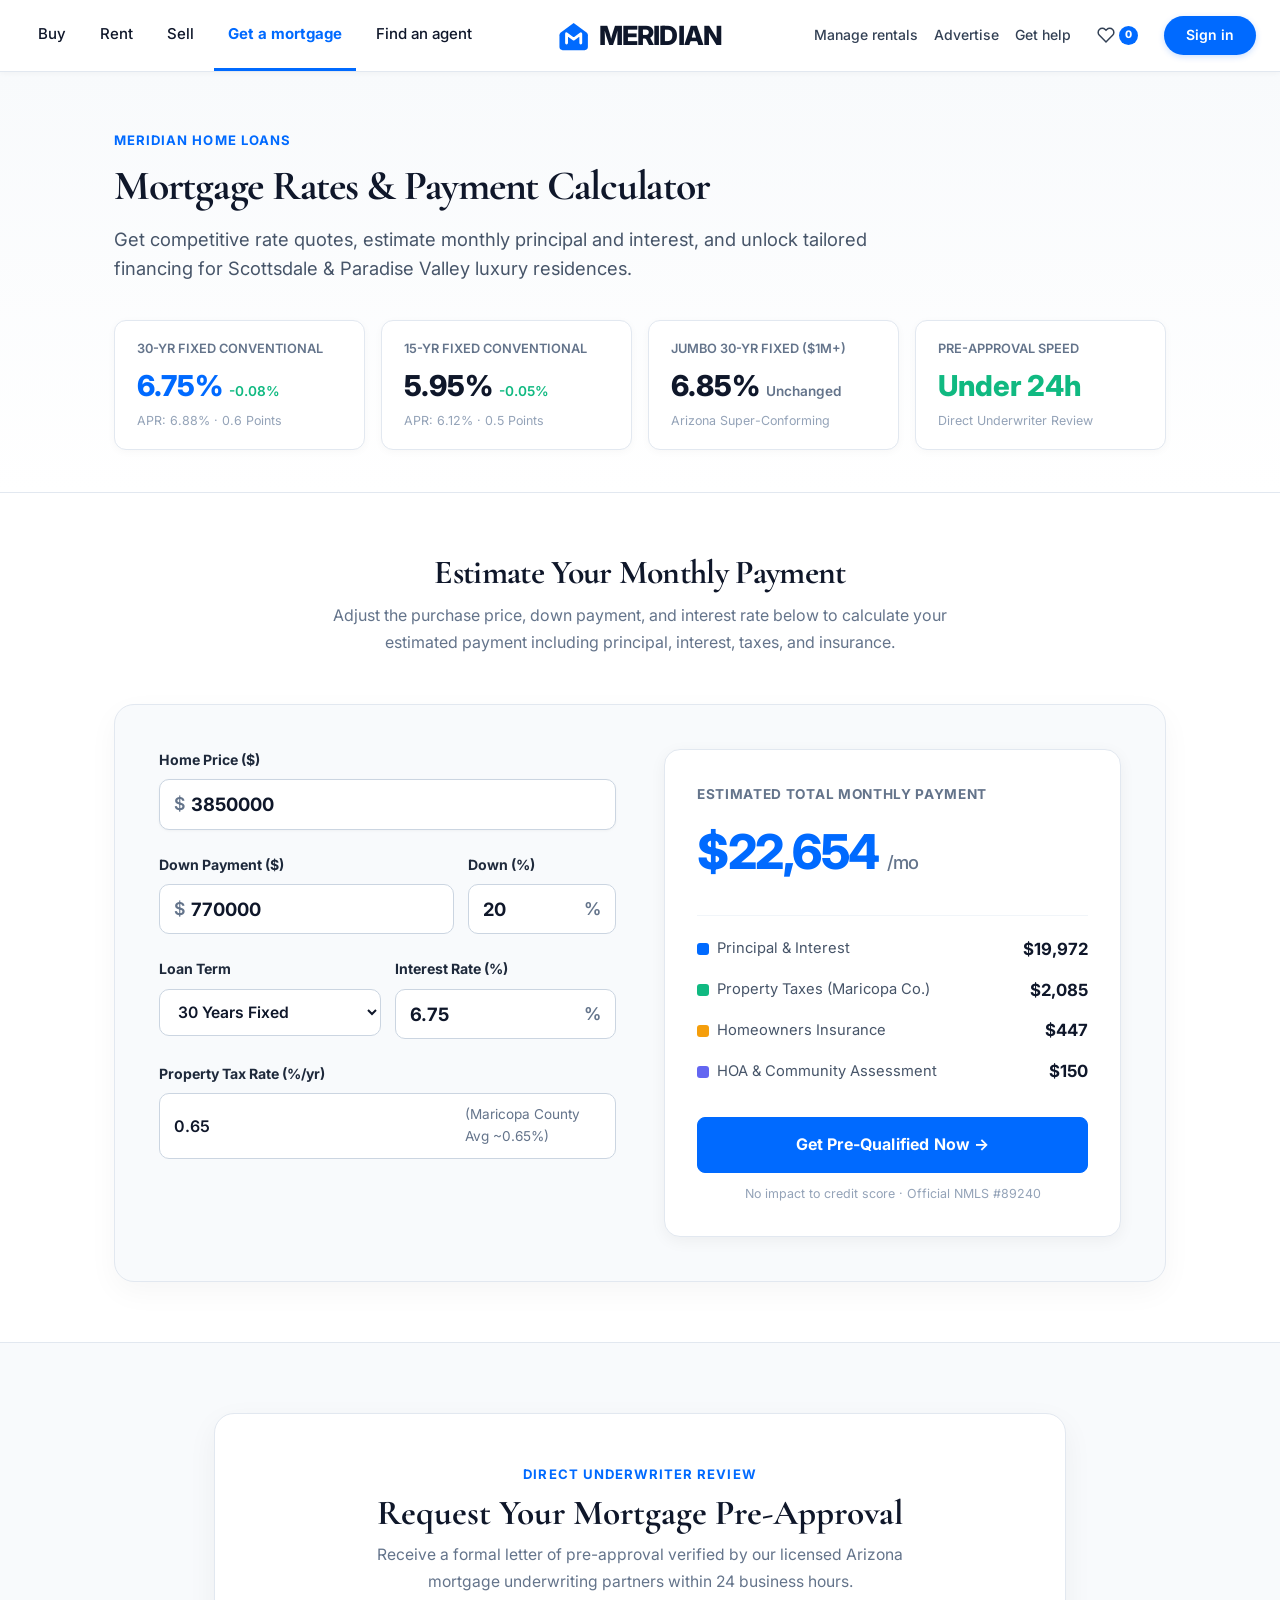
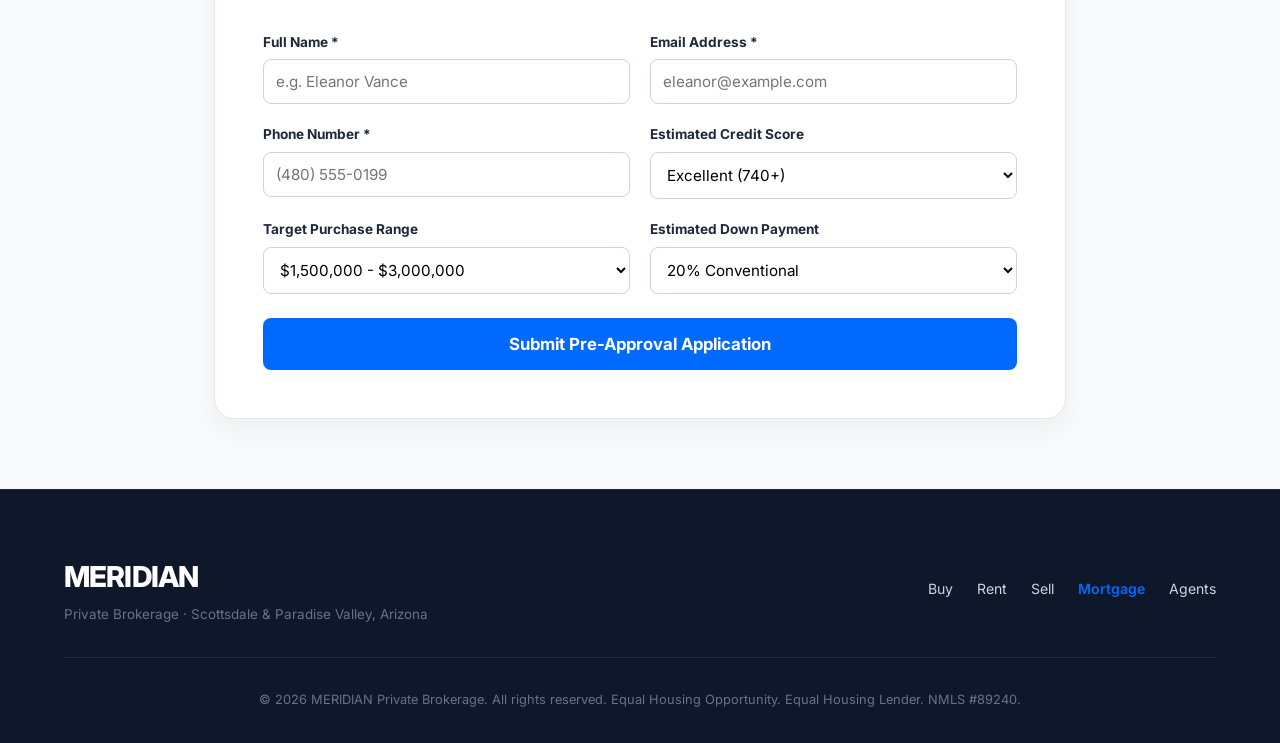
<file: mortgage.html>
<!DOCTYPE html>
<html lang="en">
<head>
  <meta charset="UTF-8" />
  <meta name="viewport" content="width=device-width, initial-scale=1.0" />

  <!-- PRIMARY META TAGS -->
  <title>Arizona Luxury Mortgage Calculator &amp; Rates | Meridian Home Loans</title>
  <meta name="description" content="Calculate estimated monthly payments with Arizona property taxes and HOA dues. Compare jumbo mortgage rates and get pre-approved with Meridian Home Loans in Scottsdale." />
  <meta name="keywords" content="Arizona luxury mortgage calculator, jumbo mortgage Scottsdale, Paradise Valley home loan, Arizona mortgage rates, MERIDIAN home loans, luxury financing Arizona" />
  <meta name="author" content="MERIDIAN Private Brokerage" />
  <meta name="robots" content="index, follow, max-image-preview:large, max-snippet:-1, max-video-preview:-1" />
  <link rel="canonical" href="https://meridianbrokerage.com/mortgage.html" />

  <!-- GEOGRAPHIC META TAGS -->
  <meta name="geo.region" content="US-AZ" />
  <meta name="geo.placename" content="Scottsdale, Arizona" />
  <meta name="geo.position" content="33.6245;-111.9261" />
  <meta name="ICBM" content="33.6245, -111.9261" />

  <!-- OPEN GRAPH -->
  <meta property="og:site_name" content="MERIDIAN Private Brokerage" />
  <meta property="og:title" content="Arizona Luxury Mortgage Calculator &amp; Rates | Meridian Home Loans" />
  <meta property="og:description" content="Calculate estimated monthly payments with Arizona property taxes and HOA dues. Compare jumbo mortgage rates and get pre-approved with Meridian Home Loans in Scottsdale." />
  <meta property="og:url" content="https://meridianbrokerage.com/mortgage.html" />
  <meta property="og:type" content="website" />
  <meta property="og:image" content="https://images.unsplash.com/photo-1560518883-ce09059eeffa?w=1200&amp;h=630&amp;fit=crop" />
  <meta property="og:image:width" content="1200" />
  <meta property="og:image:height" content="630" />
  <meta property="og:image:alt" content="Arizona luxury mortgage calculator — MERIDIAN Meridian Home Loans" />
  <meta property="og:locale" content="en_US" />

  <!-- TWITTER CARD -->
  <meta name="twitter:card" content="summary_large_image" />
  <meta name="twitter:title" content="Arizona Luxury Mortgage Calculator &amp; Rates | Meridian Home Loans" />
  <meta name="twitter:description" content="Calculate monthly payments with Arizona property taxes and HOA dues. Compare jumbo rates and get pre-approved in Scottsdale." />
  <meta name="twitter:image" content="https://images.unsplash.com/photo-1560518883-ce09059eeffa?w=1200&amp;h=630&amp;fit=crop" />

  <!-- FONTS & STYLESHEETS -->
  <link rel="preconnect" href="https://fonts.googleapis.com" />
  <link rel="preconnect" href="https://fonts.gstatic.com" crossorigin />
  <link href="https://fonts.googleapis.com/css2?family=Cormorant+Garamond:ital,wght@0,300;0,400;0,500;0,600;0,700;1,400;1,600&family=Inter:wght@300;400;500;600;700;800&display=swap" rel="stylesheet" />
  <link rel="stylesheet" href="css/style.css" />
  <link rel="stylesheet" href="css/components.css" />

  <!-- JSON-LD SCHEMA MARKUP -->
  <script type="application/ld+json">
  {
    "@context": "https://schema.org",
    "@graph": [
      {
        "@type": "WebPage",
        "@id": "https://meridianbrokerage.com/mortgage.html#webpage",
        "url": "https://meridianbrokerage.com/mortgage.html",
        "name": "Arizona Luxury Mortgage Calculator & Rates | Meridian Home Loans",
        "description": "Interactive Arizona luxury mortgage payment calculator including Maricopa County property taxes and HOA. Compare jumbo rates and get pre-approved with MERIDIAN Home Loans.",
        "isPartOf": {
          "@type": "WebSite",
          "@id": "https://meridianbrokerage.com/#website",
          "name": "MERIDIAN Private Brokerage",
          "url": "https://meridianbrokerage.com/"
        },
        "inLanguage": "en-US",
        "breadcrumb": { "@id": "https://meridianbrokerage.com/mortgage.html#breadcrumb" }
      },
      {
        "@type": "BreadcrumbList",
        "@id": "https://meridianbrokerage.com/mortgage.html#breadcrumb",
        "itemListElement": [
          { "@type": "ListItem", "position": 1, "name": "Home", "item": "https://meridianbrokerage.com/" },
          { "@type": "ListItem", "position": 2, "name": "Get a Mortgage", "item": "https://meridianbrokerage.com/mortgage.html" }
        ]
      },
      {
        "@type": "FinancialProduct",
        "@id": "https://meridianbrokerage.com/mortgage.html#jumbo-loan",
        "name": "Meridian Home Loans — Arizona Luxury Jumbo Mortgage",
        "description": "Portfolio jumbo and super-jumbo mortgage financing for luxury estates in Scottsdale and Paradise Valley, Arizona. Competitive rates, 30-year fixed, interest-only ARM, and securities-backed credit lines.",
        "category": "Mortgage Loan",
        "provider": {
          "@type": "RealEstateAgent",
          "@id": "https://meridianbrokerage.com/#organization",
          "name": "MERIDIAN Private Brokerage"
        },
        "areaServed": [
          { "@type": "City", "name": "Scottsdale", "addressRegion": "AZ" },
          { "@type": "City", "name": "Paradise Valley", "addressRegion": "AZ" }
        ],
        "feesAndCommissionsSpecification": "Standard origination fees apply. No prepayment penalty on portfolio loans. Contact Meridian Home Loans for personalized rate quote."
      }
    ]
  }
  </script>
</head>
<body>

<!-- ═══════════════════════════════════════════════════════════
     HEADER NAVBAR WITH ZILLOW MEGA-MENU
     ═══════════════════════════════════════════════════════════ -->
<header class="navbar" id="main-navbar">
  <div class="container navbar-container">

    <!-- Left Navigation Group (5 Mega Menus) -->
    <nav class="nav-left-group" aria-label="Main navigation">

      <!-- 1. BUY -->
      <div class="nav-item-dropdown">
        <a href="buy.html" class="nav-link-main">Buy</a>
        <div class="mega-menu-panel">
          <div class="mega-menu-container">
            <div class="mega-col" style="flex: 1.2;">
              <div class="mega-col-heading">Homes for sale</div>
              <div class="mega-links-grid">
                <div>
                  <a href="buy.html" class="mega-link">Homes for sale</a>
                  <a href="buy.html?filter=foreclosure" class="mega-link">Foreclosures</a>
                  <a href="buy.html?filter=fsbo" class="mega-link">For sale by owner</a>
                  <a href="buy.html?filter=open-house" class="mega-link">Open houses</a>
                </div>
                <div>
                  <a href="buy.html?filter=new-construction" class="mega-link">New construction</a>
                  <a href="buy.html?filter=coming-soon" class="mega-link">Coming soon</a>
                  <a href="buy.html?filter=recent-sales" class="mega-link">Recent home sales</a>
                  <a href="buy.html" class="mega-link">All homes</a>
                </div>
              </div>
            </div>
            <div class="mega-col divider-left">
              <div class="mega-col-heading">Resources</div>
              <div class="mega-links-list">
                <a href="buy.html#buying-guide" class="mega-link">Home Buying Guide</a>
                <a href="buy.html#foreclosure-center" class="mega-link">Foreclosure center</a>
                <a href="buy.html#app" class="mega-link">Real estate app</a>
                <a href="mortgage.html#assistance" class="mega-link">Down payment assistance</a>
              </div>
            </div>
          </div>
        </div>
      </div>

      <!-- 2. RENT -->
      <div class="nav-item-dropdown">
        <a href="rent.html" class="nav-link-main">Rent</a>
        <div class="mega-menu-panel">
          <div class="mega-menu-container">
            <div class="mega-col">
              <div class="mega-col-heading">Rental listings</div>
              <div class="mega-links-list">
                <a href="rent.html?type=apartment" class="mega-link">Search apartments for rent</a>
                <a href="rent.html?type=house" class="mega-link">Search houses for rent</a>
                <a href="rent.html" class="mega-link">Search all rental listings</a>
                <a href="rent.html?type=building" class="mega-link">Browse all rental buildings</a>
              </div>
            </div>
            <div class="mega-col divider-left" style="flex: 1.5;">
              <div class="mega-col-heading">Tools for renters</div>
              <div class="mega-links-grid">
                <div>
                  <a href="mortgage.html#affordability" class="mega-link">Estimate what you can afford</a>
                  <a href="rent.html#applications" class="mega-link">See your applications</a>
                  <a href="rent.html#tours" class="mega-link">Manage your tours</a>
                  <a href="rent.html#pay" class="mega-link">Pay your rent</a>
                </div>
                <div>
                  <a href="rent.html#credit" class="mega-link">Build your credit</a>
                  <a href="rent.html#insurance" class="mega-link">Get renters insurance</a>
                  <a href="rent.html#voucher" class="mega-link">Explore housing voucher programs</a>
                  <a href="rent.html#guide" class="mega-link">Learn more about renting</a>
                </div>
              </div>
            </div>
          </div>
        </div>
      </div>

      <!-- 3. SELL -->
      <div class="nav-item-dropdown">
        <a href="sell.html" class="nav-link-main">Sell</a>
        <div class="mega-menu-panel">
          <div class="mega-menu-container">
            <div class="mega-col">
              <div class="mega-col-heading">Resources</div>
              <div class="mega-links-list">
                <a href="sell.html#options" class="mega-link">Explore your options</a>
                <a href="sell.html#cma-estimator" class="mega-link">See your home's Meridian Estimate</a>
                <a href="sell.html#market" class="mega-link">US housing market</a>
                <a href="sell.html#guide" class="mega-link">Sellers guide</a>
              </div>
            </div>
            <div class="mega-col divider-left">
              <div class="mega-col-heading">Selling options</div>
              <div class="mega-links-list">
                <a href="agents.html" class="mega-link">Find a seller's agent</a>
                <a href="sell.html#fsbo" class="mega-link">Post For Sale by Owner</a>
              </div>
            </div>
          </div>
        </div>
      </div>

      <!-- 4. GET A MORTGAGE (Active) -->
      <div class="nav-item-dropdown">
        <a href="mortgage.html" class="nav-link-main active-nav">Get a mortgage</a>
        <div class="mega-menu-panel">
          <div class="mega-menu-container">
            <div class="mega-col">
              <div class="mega-col-heading">Started a loan application?</div>
              <p class="mega-desc">Pick up where you left off on your Meridian Home Loans dashboard.</p>
              <a href="mortgage.html#dashboard" class="mega-link">Home loans dashboard</a>
            </div>
            <div class="mega-col divider-left">
              <div class="mega-col-heading">Your mortgage</div>
              <div class="mega-links-list">
                <a href="mortgage.html" class="mega-link">Discover Meridian Home Loans</a>
                <a href="mortgage.html#buyability" class="mega-link">Calculate your BuyAbility</a>
                <a href="mortgage.html#prequalify" class="mega-link">Get pre-qualified</a>
              </div>
            </div>
            <div class="mega-col divider-left">
              <div class="mega-col-heading">Mortgage tools</div>
              <div class="mega-links-list">
                <a href="mortgage.html#calculator" class="mega-link">Estimate your mortgage payment</a>
                <a href="mortgage.html#rates" class="mega-link">See current mortgage rates</a>
                <a href="mortgage.html#financing" class="mega-link">Learn about financing a home</a>
              </div>
            </div>
          </div>
        </div>
      </div>

      <!-- 5. FIND AN AGENT -->
      <div class="nav-item-dropdown">
        <a href="agents.html" class="nav-link-main">Find an agent</a>
        <div class="mega-menu-panel">
          <div class="mega-menu-container">
            <div class="mega-col">
              <div class="mega-col-heading">Looking for pros?</div>
              <div class="mega-links-list">
                <a href="agents.html" class="mega-link">Real estate agents</a>
                <a href="agents.html#builders" class="mega-link">Home builders</a>
              </div>
            </div>
            <div class="mega-col divider-left" style="flex: 1.5;">
              <div class="mega-col-heading">I'm a pro</div>
              <div class="mega-links-grid">
                <div>
                  <a href="agents.html#solutions" class="mega-link">Agent solutions</a>
                  <a href="agents.html#advertising" class="mega-link">Agent advertising</a>
                  <a href="agents.html#resource-center" class="mega-link">Agent resource center</a>
                  <a href="agents.html#create-account" class="mega-link">Create a free agent account</a>
                </div>
                <div>
                  <a href="agents.html#business-plan" class="mega-link">Real estate business plan</a>
                  <a href="agents.html#scripts" class="mega-link">Real estate agent scripts</a>
                  <a href="agents.html#templates" class="mega-link">Listing flyer templates</a>
                </div>
              </div>
            </div>
          </div>
        </div>
      </div>

    </nav>

    <!-- Center Logo -->
    <a href="index.html" class="nav-center-logo" aria-label="Meridian Real Estate Home">
      <svg class="logo-icon-m" viewBox="0 0 36 36" fill="none" xmlns="http://www.w3.org/2000/svg">
        <path d="M18 3.5L3.5 14.2C2.6 14.9 2 16 2 17.2V30.5C2 32.4 3.6 34 5.5 34H30.5C32.4 34 34 32.4 34 30.5V17.2C34 16 33.4 14.9 32.5 14.2L18 3.5Z" fill="#006AFF"/>
        <path d="M10 26V15.5L18 21.5L26 15.5V26" stroke="#FFFFFF" stroke-width="3.2" stroke-linecap="round" stroke-linejoin="round"/>
      </svg>
      <span class="logo-bold">MERIDIAN</span>
    </a>

    <!-- Right Utilities -->
    <div class="nav-right-group">
      <a href="rent.html#manage" class="nav-utility-link">Manage rentals</a>
      <a href="sell.html#advertise" class="nav-utility-link">Advertise</a>
      <a href="index.html#faq" class="nav-utility-link">Get help</a>
      <a href="buy.html?view=saved" class="nav-saved-link" id="saved-btn" aria-label="Saved homes">
        <svg viewBox="0 0 24 24" fill="none" stroke="currentColor" stroke-width="2"><path d="M20.84 4.61a5.5 5.5 0 00-7.78 0L12 5.67l-1.06-1.06a5.5 5.5 0 00-7.78 7.78l1.06 1.06L12 21.23l7.78-7.78 1.06-1.06a5.5 5.5 0 000-7.78z"/></svg>
        <span class="saved-count" id="saved-count">0</span>
      </a>
      <a href="#signin-modal" class="nav-signin-btn" onclick="alert('Sign in to your MERIDIAN account (Demo Mode: All luxury features unlocked!)')">Sign in</a>
    </div>

  </div>
</header>

<!-- ═══════════════════════════════════════════════════════════
     MORTGAGE HERO & INTRO
     ═══════════════════════════════════════════════════════════ -->
<section style="background: linear-gradient(180deg, #F8FAFC 0%, #FFFFFF 100%); border-bottom: 1px solid #E2E8F0; padding: 56px 0 42px;">
  <div class="container" style="max-width: 1100px;">
    <span style="display:inline-block; font-size:.82rem; font-weight:700; color:#006AFF; letter-spacing:.08em; text-transform:uppercase; margin-bottom:12px;">Meridian Home Loans</span>
    <h1 style="font-size: 2.6rem; font-weight: 800; color: #0F172A; line-height: 1.15; margin-bottom: 14px; letter-spacing: -.03em;">
      Mortgage Rates &amp; Payment Calculator
    </h1>
    <p style="font-size: 1.15rem; color: #475569; max-width: 780px; line-height: 1.6;">
      Get competitive rate quotes, estimate monthly principal and interest, and unlock tailored financing for Scottsdale &amp; Paradise Valley luxury residences.
    </p>

    <!-- Quick Stats Bar -->
    <div style="display: grid; grid-template-columns: repeat(auto-fit, minmax(200px, 1fr)); gap: 16px; margin-top: 36px;">
      <div style="background: #FFFFFF; border: 1px solid #E2E8F0; border-radius: 12px; padding: 18px 22px; box-shadow: 0 2px 8px rgba(0,0,0,0.03);">
        <div style="font-size: .8rem; color: #64748B; font-weight: 600; text-transform: uppercase;">30-Yr Fixed Conventional</div>
        <div style="font-size: 1.8rem; font-weight: 800; color: #006AFF; margin-top: 4px;">6.75% <span style="font-size: .85rem; color: #10B981; font-weight: 600;">-0.08%</span></div>
        <div style="font-size: .78rem; color: #94A3B8; margin-top: 2px;">APR: 6.88% &middot; 0.6 Points</div>
      </div>
      <div style="background: #FFFFFF; border: 1px solid #E2E8F0; border-radius: 12px; padding: 18px 22px; box-shadow: 0 2px 8px rgba(0,0,0,0.03);">
        <div style="font-size: .8rem; color: #64748B; font-weight: 600; text-transform: uppercase;">15-Yr Fixed Conventional</div>
        <div style="font-size: 1.8rem; font-weight: 800; color: #0F172A; margin-top: 4px;">5.95% <span style="font-size: .85rem; color: #10B981; font-weight: 600;">-0.05%</span></div>
        <div style="font-size: .78rem; color: #94A3B8; margin-top: 2px;">APR: 6.12% &middot; 0.5 Points</div>
      </div>
      <div style="background: #FFFFFF; border: 1px solid #E2E8F0; border-radius: 12px; padding: 18px 22px; box-shadow: 0 2px 8px rgba(0,0,0,0.03);">
        <div style="font-size: .8rem; color: #64748B; font-weight: 600; text-transform: uppercase;">Jumbo 30-Yr Fixed ($1M+)</div>
        <div style="font-size: 1.8rem; font-weight: 800; color: #0F172A; margin-top: 4px;">6.85% <span style="font-size: .85rem; color: #64748B; font-weight: 600;">Unchanged</span></div>
        <div style="font-size: .78rem; color: #94A3B8; margin-top: 2px;">Arizona Super-Conforming</div>
      </div>
      <div style="background: #FFFFFF; border: 1px solid #E2E8F0; border-radius: 12px; padding: 18px 22px; box-shadow: 0 2px 8px rgba(0,0,0,0.03);">
        <div style="font-size: .8rem; color: #64748B; font-weight: 600; text-transform: uppercase;">Pre-Approval Speed</div>
        <div style="font-size: 1.8rem; font-weight: 800; color: #10B981; margin-top: 4px;">Under 24h</div>
        <div style="font-size: .78rem; color: #94A3B8; margin-top: 2px;">Direct Underwriter Review</div>
      </div>
    </div>
  </div>
</section>

<!-- ═══════════════════════════════════════════════════════════
     INTERACTIVE MORTGAGE PAYMENT CALCULATOR
     ═══════════════════════════════════════════════════════════ -->
<section id="calculator" style="padding: 60px 0; background: #FFFFFF;">
  <div class="container" style="max-width: 1100px;">
    
    <div style="text-align: center; max-width: 680px; margin: 0 auto 48px;">
      <h2 style="font-size: 2.1rem; font-weight: 800; color: #0F172A; letter-spacing: -.02em;">Estimate Your Monthly Payment</h2>
      <p style="font-size: 1rem; color: #64748B; margin-top: 8px;">Adjust the purchase price, down payment, and interest rate below to calculate your estimated payment including principal, interest, taxes, and insurance.</p>
    </div>

    <div class="mortgage-calc-grid" style="background: #F8FAFC; border: 1px solid #E2E8F0; border-radius: 20px; padding: 44px; box-shadow: 0 10px 30px rgba(0,0,0,0.04);">
      
      <!-- Inputs Form -->
      <div>
        <div style="margin-bottom: 24px;">
          <label style="display:block; font-size:.88rem; font-weight:700; color:#1E293B; margin-bottom:8px;">Home Price ($)</label>
          <div style="display:flex; align-items:center; background:#fff; border:1px solid #CBD5E1; border-radius:10px; padding:10px 14px; box-shadow:0 1px 3px rgba(0,0,0,0.04);">
            <span style="font-size:1.1rem; font-weight:600; color:#64748B; margin-right:6px;">$</span>
            <input type="number" id="calc-price" value="3850000" step="50000" min="100000" style="width:100%; border:none; outline:none; font-size:1.15rem; font-weight:700; color:#0F172A;" oninput="recalcMortgage()" />
          </div>
        </div>

        <div style="display: grid; grid-template-columns: 2fr 1fr; gap: 14px; margin-bottom: 24px;">
          <div>
            <label style="display:block; font-size:.88rem; font-weight:700; color:#1E293B; margin-bottom:8px;">Down Payment ($)</label>
            <div style="display:flex; align-items:center; background:#fff; border:1px solid #CBD5E1; border-radius:10px; padding:10px 14px;">
              <span style="font-size:1.1rem; font-weight:600; color:#64748B; margin-right:6px;">$</span>
              <input type="number" id="calc-dp-amount" value="770000" step="10000" style="width:100%; border:none; outline:none; font-size:1.15rem; font-weight:700; color:#0F172A;" oninput="onDpAmountChange()" />
            </div>
          </div>
          <div>
            <label style="display:block; font-size:.88rem; font-weight:700; color:#1E293B; margin-bottom:8px;">Down (%)</label>
            <div style="display:flex; align-items:center; background:#fff; border:1px solid #CBD5E1; border-radius:10px; padding:10px 14px;">
              <input type="number" id="calc-dp-percent" value="20" min="0" max="90" style="width:100%; border:none; outline:none; font-size:1.15rem; font-weight:700; color:#0F172A;" oninput="onDpPercentChange()" />
              <span style="font-size:1.1rem; font-weight:600; color:#64748B;">%</span>
            </div>
          </div>
        </div>

        <div style="display: grid; grid-template-columns: 1fr 1fr; gap: 14px; margin-bottom: 24px;">
          <div>
            <label style="display:block; font-size:.88rem; font-weight:700; color:#1E293B; margin-bottom:8px;">Loan Term</label>
            <select id="calc-term" style="width:100%; background:#fff; border:1px solid #CBD5E1; border-radius:10px; padding:12px 14px; font-size:.98rem; font-weight:600; color:#0F172A; outline:none;" onchange="recalcMortgage()">
              <option value="30">30 Years Fixed</option>
              <option value="15">15 Years Fixed</option>
              <option value="20">20 Years Fixed</option>
              <option value="7">7/1 ARM</option>
            </select>
          </div>
          <div>
            <label style="display:block; font-size:.88rem; font-weight:700; color:#1E293B; margin-bottom:8px;">Interest Rate (%)</label>
            <div style="display:flex; align-items:center; background:#fff; border:1px solid #CBD5E1; border-radius:10px; padding:10px 14px;">
              <input type="number" id="calc-rate" value="6.75" step="0.05" min="1" max="15" style="width:100%; border:none; outline:none; font-size:1.15rem; font-weight:700; color:#0F172A;" oninput="recalcMortgage()" />
              <span style="font-size:1.1rem; font-weight:600; color:#64748B;">%</span>
            </div>
          </div>
        </div>

        <div style="margin-bottom: 24px;">
          <label style="display:block; font-size:.88rem; font-weight:700; color:#1E293B; margin-bottom:8px;">Property Tax Rate (%/yr)</label>
          <div style="display:flex; align-items:center; background:#fff; border:1px solid #CBD5E1; border-radius:10px; padding:10px 14px;">
            <input type="number" id="calc-tax-rate" value="0.65" step="0.05" min="0.1" style="width:100%; border:none; outline:none; font-size:1rem; font-weight:600; color:#0F172A;" oninput="recalcMortgage()" />
            <span style="font-size:.85rem; color:#64748B; margin-left:6px;">(Maricopa County Avg ~0.65%)</span>
          </div>
        </div>
      </div>

      <!-- Result Card -->
      <div style="display: flex; flex-direction: column; justify-content: space-between; background: #FFFFFF; border: 1px solid #E2E8F0; border-radius: 16px; padding: 32px; box-shadow: 0 4px 16px rgba(0,0,0,0.05);">
        <div>
          <span style="font-size:.85rem; font-weight:700; color:#64748B; text-transform:uppercase; letter-spacing:.05em;">Estimated Total Monthly Payment</span>
          <div id="res-total" style="font-size: 3rem; font-weight: 800; color: #006AFF; letter-spacing: -.03em; margin: 8px 0 20px;">
            $22,654 <span style="font-size: 1.15rem; font-weight: 500; color: #64748B;">/mo</span>
          </div>

          <!-- Breakdown Bars -->
          <div style="display: flex; flex-direction: column; gap: 14px; margin-top: 24px; border-top: 1px solid #F1F5F9; padding-top: 20px;">
            <div style="display: flex; justify-content: space-between; align-items: center;">
              <span style="display: flex; align-items: center; gap: 8px; font-size: .92rem; color: #475569;">
                <span style="width: 12px; height: 12px; border-radius: 3px; background: #006AFF; display: inline-block;"></span>
                Principal &amp; Interest
              </span>
              <span id="res-pi" style="font-size: 1.05rem; font-weight: 700; color: #0F172A;">$19,972</span>
            </div>

            <div style="display: flex; justify-content: space-between; align-items: center;">
              <span style="display: flex; align-items: center; gap: 8px; font-size: .92rem; color: #475569;">
                <span style="width: 12px; height: 12px; border-radius: 3px; background: #10B981; display: inline-block;"></span>
                Property Taxes (Maricopa Co.)
              </span>
              <span id="res-tax" style="font-size: 1.05rem; font-weight: 700; color: #0F172A;">$2,085</span>
            </div>

            <div style="display: flex; justify-content: space-between; align-items: center;">
              <span style="display: flex; align-items: center; gap: 8px; font-size: .92rem; color: #475569;">
                <span style="width: 12px; height: 12px; border-radius: 3px; background: #F59E0B; display: inline-block;"></span>
                Homeowners Insurance
              </span>
              <span id="res-ins" style="font-size: 1.05rem; font-weight: 700; color: #0F172A;">$447</span>
            </div>

            <div style="display: flex; justify-content: space-between; align-items: center;">
              <span style="display: flex; align-items: center; gap: 8px; font-size: .92rem; color: #475569;">
                <span style="width: 12px; height: 12px; border-radius: 3px; background: #6366F1; display: inline-block;"></span>
                HOA &amp; Community Assessment
              </span>
              <span id="res-hoa" style="font-size: 1.05rem; font-weight: 700; color: #0F172A;">$150</span>
            </div>
          </div>
        </div>

        <div style="margin-top: 32px;">
          <a href="#prequalify" class="btn btn-primary" style="display:block; text-align:center; padding:14px; font-weight:700; font-size:1rem; border-radius:8px; text-decoration:none; background:#006AFF; color:#fff;">
            Get Pre-Qualified Now &rarr;
          </a>
          <p style="text-align:center; font-size:.78rem; color:#94A3B8; margin-top:10px;">No impact to credit score &middot; Official NMLS #89240</p>
        </div>
      </div>

    </div>

  </div>
</section>

<!-- ═══════════════════════════════════════════════════════════
     PRE-QUALIFICATION FORM (Direct Inquire)
     ═══════════════════════════════════════════════════════════ -->
<section id="prequalify" style="padding: 70px 0; background: #F8FAFC; border-top: 1px solid #E2E8F0;">
  <div class="container" style="max-width: 900px;">
    
    <div style="background: #FFFFFF; border: 1px solid #E2E8F0; border-radius: 20px; padding: 48px; box-shadow: 0 10px 30px rgba(0,0,0,0.05);">
      <div style="text-align: center; margin-bottom: 36px;">
        <span style="font-size:.82rem; font-weight:700; color:#006AFF; text-transform:uppercase; letter-spacing:.08em;">Direct Underwriter Review</span>
        <h2 style="font-size: 2.2rem; font-weight: 800; color: #0F172A; margin-top: 6px;">Request Your Mortgage Pre-Approval</h2>
        <p style="color: #64748B; font-size: .98rem; max-width: 580px; margin: 8px auto 0;">Receive a formal letter of pre-approval verified by our licensed Arizona mortgage underwriting partners within 24 business hours.</p>
      </div>

      <form onsubmit="handlePreApproval(event)">
        <div style="display: grid; grid-template-columns: 1fr 1fr; gap: 20px; margin-bottom: 20px;">
          <div>
            <label style="display:block; font-size:.85rem; font-weight:700; color:#1E293B; margin-bottom:6px;">Full Name *</label>
            <input type="text" required placeholder="e.g. Eleanor Vance" style="width:100%; border:1px solid #CBD5E1; border-radius:8px; padding:12px; font-size:.95rem; outline:none;" />
          </div>
          <div>
            <label style="display:block; font-size:.85rem; font-weight:700; color:#1E293B; margin-bottom:6px;">Email Address *</label>
            <input type="email" required placeholder="eleanor@example.com" style="width:100%; border:1px solid #CBD5E1; border-radius:8px; padding:12px; font-size:.95rem; outline:none;" />
          </div>
        </div>

        <div style="display: grid; grid-template-columns: 1fr 1fr; gap: 20px; margin-bottom: 20px;">
          <div>
            <label style="display:block; font-size:.85rem; font-weight:700; color:#1E293B; margin-bottom:6px;">Phone Number *</label>
            <input type="tel" required placeholder="(480) 555-0199" style="width:100%; border:1px solid #CBD5E1; border-radius:8px; padding:12px; font-size:.95rem; outline:none;" />
          </div>
          <div>
            <label style="display:block; font-size:.85rem; font-weight:700; color:#1E293B; margin-bottom:6px;">Estimated Credit Score</label>
            <select style="width:100%; border:1px solid #CBD5E1; border-radius:8px; padding:12px; font-size:.95rem; outline:none; background:#fff;">
              <option>Excellent (740+)</option>
              <option>Very Good (700 - 739)</option>
              <option>Good (660 - 699)</option>
              <option>Fair (620 - 659)</option>
            </select>
          </div>
        </div>

        <div style="display: grid; grid-template-columns: 1fr 1fr; gap: 20px; margin-bottom: 24px;">
          <div>
            <label style="display:block; font-size:.85rem; font-weight:700; color:#1E293B; margin-bottom:6px;">Target Purchase Range</label>
            <select style="width:100%; border:1px solid #CBD5E1; border-radius:8px; padding:12px; font-size:.95rem; outline:none; background:#fff;">
              <option>$1,500,000 - $3,000,000</option>
              <option>$3,000,000 - $5,000,000</option>
              <option>$5,000,000 - $10,000,000</option>
              <option>$10,000,000+ (Ultra-Luxury Portfolio)</option>
            </select>
          </div>
          <div>
            <label style="display:block; font-size:.85rem; font-weight:700; color:#1E293B; margin-bottom:6px;">Estimated Down Payment</label>
            <select style="width:100%; border:1px solid #CBD5E1; border-radius:8px; padding:12px; font-size:.95rem; outline:none; background:#fff;">
              <option>20% Conventional</option>
              <option>25% - 30%</option>
              <option>40%+ (Jumbo Portfolio)</option>
              <option>100% Cash / Deferred Bridge</option>
            </select>
          </div>
        </div>

        <button type="submit" style="width:100%; padding:16px; background:#006AFF; color:#fff; border:none; border-radius:8px; font-size:1.05rem; font-weight:700; cursor:pointer; transition:background .2s;">
          Submit Pre-Approval Application
        </button>
      </form>
    </div>

  </div>
</section>

<!-- ═══════════════════════════════════════════════════════════
     FOOTER
     ═══════════════════════════════════════════════════════════ -->
<footer style="background: #0F172A; color: #94A3B8; padding: 64px 0 32px; border-top: 1px solid rgba(255,255,255,0.08);">
  <div class="container" style="max-width: 1200px;">
    <div style="display: flex; justify-content: space-between; align-items: center; border-bottom: 1px solid rgba(255,255,255,0.08); padding-bottom: 32px; margin-bottom: 32px;">
      <div>
        <span style="font-size: 1.8rem; font-weight: 800; color: #FFFFFF; letter-spacing: -.03em;">MERIDIAN</span>
        <div style="font-size: .84rem; color: #64748B; margin-top: 4px;">Private Brokerage &middot; Scottsdale &amp; Paradise Valley, Arizona</div>
      </div>
      <div style="display: flex; gap: 24px; font-size: .88rem;">
        <a href="buy.html" style="color:#CBD5E1; text-decoration:none;">Buy</a>
        <a href="rent.html" style="color:#CBD5E1; text-decoration:none;">Rent</a>
        <a href="sell.html" style="color:#CBD5E1; text-decoration:none;">Sell</a>
        <a href="mortgage.html" style="color:#006AFF; text-decoration:none; font-weight:600;">Mortgage</a>
        <a href="agents.html" style="color:#CBD5E1; text-decoration:none;">Agents</a>
      </div>
    </div>
    <div style="text-align: center; font-size: .8rem; color: #64748B;">
      &copy; 2026 MERIDIAN Private Brokerage. All rights reserved. Equal Housing Opportunity. Equal Housing Lender. NMLS #89240.
    </div>
  </div>
</footer>

<script src="js/auth.js"></script>
<script>
function recalcMortgage() {
  const price = parseFloat(document.getElementById('calc-price').value) || 0;
  const dpAmount = parseFloat(document.getElementById('calc-dp-amount').value) || 0;
  const termYears = parseFloat(document.getElementById('calc-term').value) || 30;
  const annualRate = (parseFloat(document.getElementById('calc-rate').value) || 6.75) / 100;
  const taxRate = (parseFloat(document.getElementById('calc-tax-rate').value) || 0.65) / 100;

  const principal = Math.max(0, price - dpAmount);
  const monthlyRate = annualRate / 12;
  const nPayments = termYears * 12;

  let pi = 0;
  if (monthlyRate > 0 && nPayments > 0 && principal > 0) {
    pi = principal * (monthlyRate * Math.pow(1 + monthlyRate, nPayments)) / (Math.pow(1 + monthlyRate, nPayments) - 1);
  }

  const taxMonthly = (price * taxRate) / 12;
  const insMonthly = (price * 0.0014) / 12;
  const hoaMonthly = 150;
  const total = pi + taxMonthly + insMonthly + hoaMonthly;

  document.getElementById('res-total').innerHTML = '$' + Math.round(total).toLocaleString() + ' <span style="font-size: 1.15rem; font-weight: 500; color: #64748B;">/mo</span>';
  document.getElementById('res-pi').textContent = '$' + Math.round(pi).toLocaleString();
  document.getElementById('res-tax').textContent = '$' + Math.round(taxMonthly).toLocaleString();
  document.getElementById('res-ins').textContent = '$' + Math.round(insMonthly).toLocaleString();
  document.getElementById('res-hoa').textContent = '$' + Math.round(hoaMonthly).toLocaleString();
}

function onDpAmountChange() {
  const price = parseFloat(document.getElementById('calc-price').value) || 1;
  const dpAmount = parseFloat(document.getElementById('calc-dp-amount').value) || 0;
  const percent = Math.min(100, Math.max(0, (dpAmount / price) * 100));
  document.getElementById('calc-dp-percent').value = percent.toFixed(1);
  recalcMortgage();
}

function onDpPercentChange() {
  const price = parseFloat(document.getElementById('calc-price').value) || 0;
  const percent = parseFloat(document.getElementById('calc-dp-percent').value) || 0;
  const dpAmount = (price * percent) / 100;
  document.getElementById('calc-dp-amount').value = Math.round(dpAmount);
  recalcMortgage();
}

function handlePreApproval(e) {
  e.preventDefault();
  alert('Thank you! Your pre-approval inquiry has been received by Meridian Home Loans. A senior loan officer will contact you within 24 hours.');
}
</script>

</body>
</html>
</file>
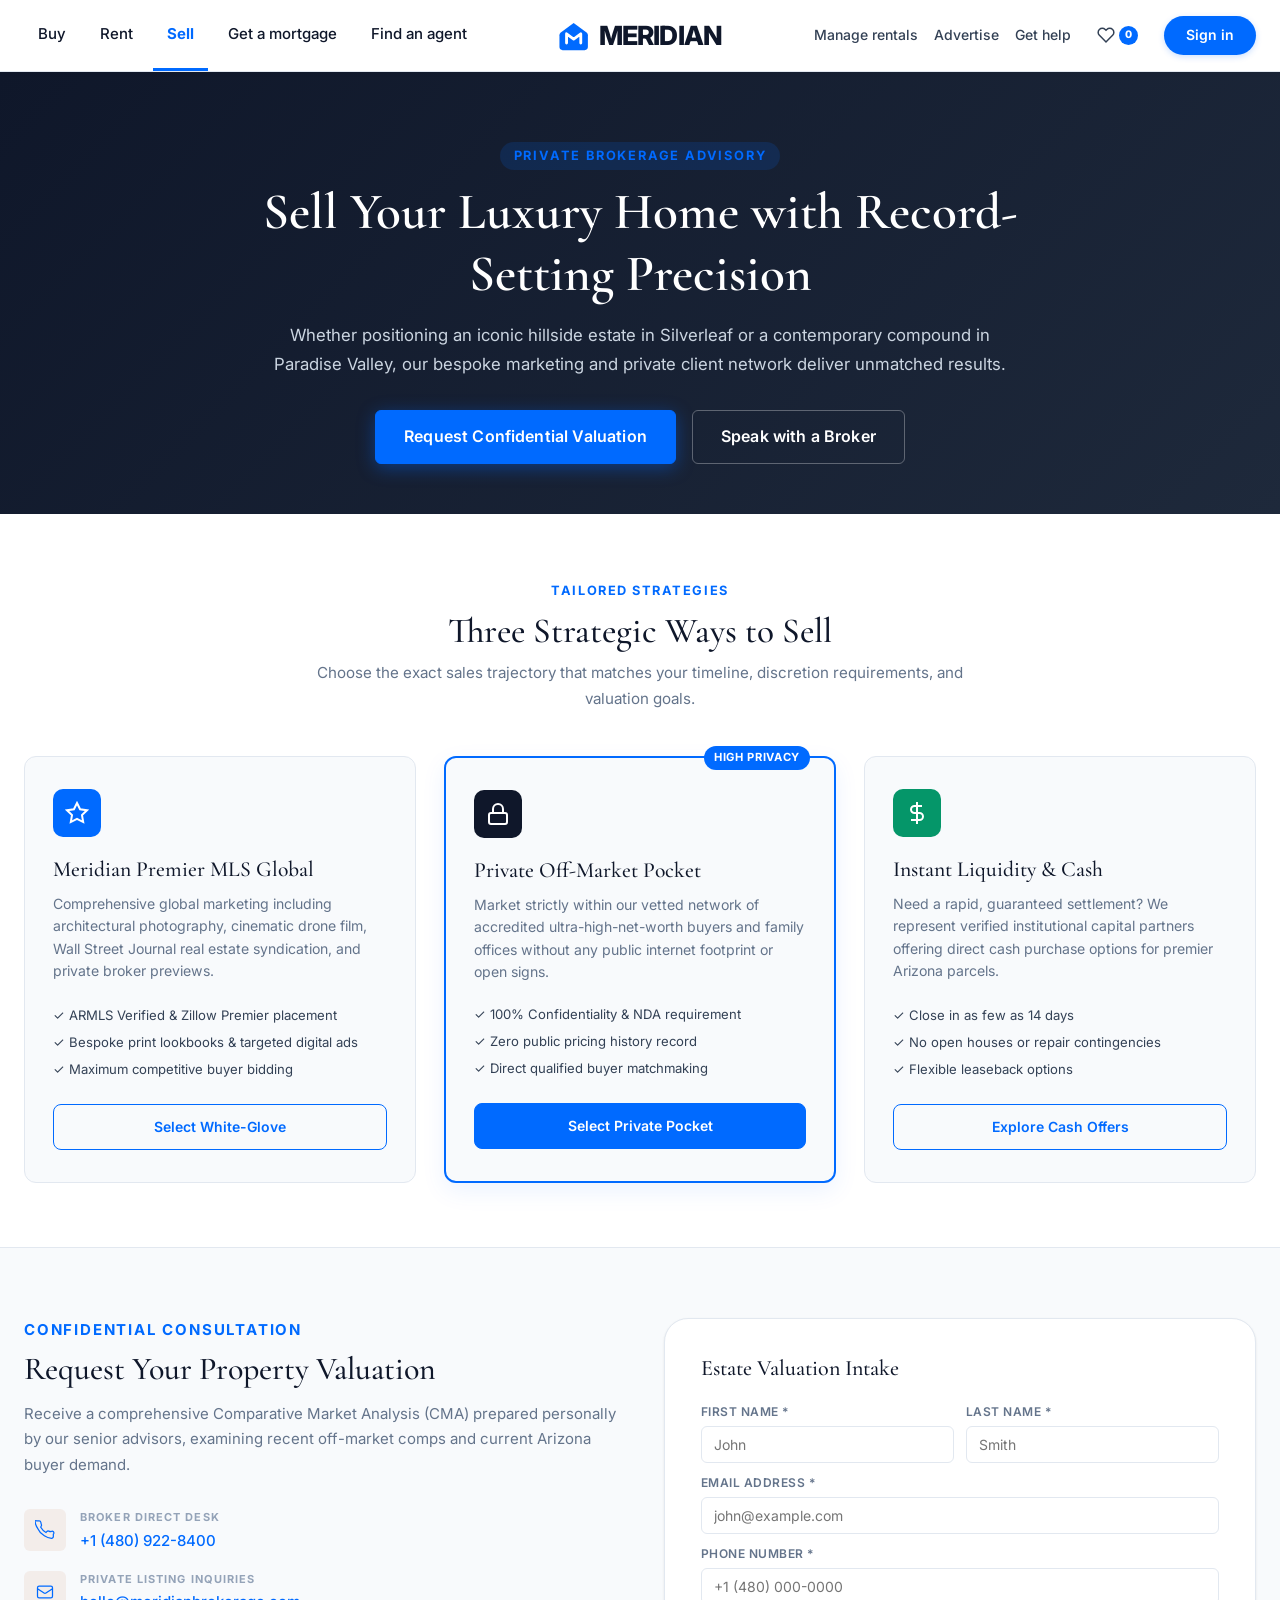
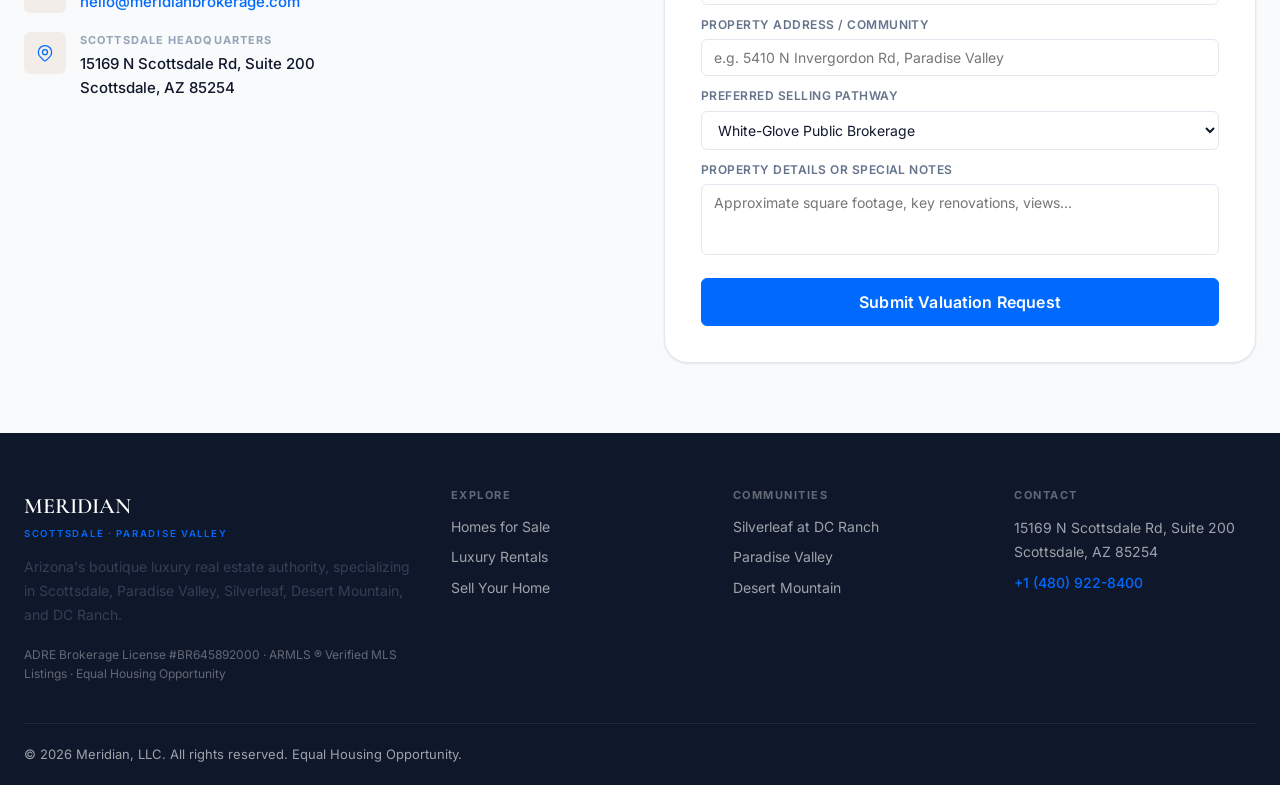
<file: sell.html>
<!DOCTYPE html>
<html lang="en">
<head>
  <meta charset="UTF-8" />
  <meta name="viewport" content="width=device-width, initial-scale=1.0" />

  <!-- PRIMARY META TAGS -->
  <title>Sell Your Luxury Estate · Scottsdale &amp; Paradise Valley, AZ | MERIDIAN</title>
  <meta name="description" content="List your home with MERIDIAN Private Brokerage. White-glove marketing, discreet off-market pocket listings, and certified luxury home valuation (CMA) in Scottsdale, AZ." />
  <meta name="keywords" content="sell luxury home Scottsdale, Paradise Valley home valuation, CMA Scottsdale, luxury home listing agent Arizona, off-market seller representation" />
  <meta name="author" content="MERIDIAN Private Brokerage" />
  <meta name="robots" content="index, follow, max-image-preview:large, max-snippet:-1, max-video-preview:-1" />
  <link rel="canonical" href="https://meridianbrokerage.com/sell.html" />

  <!-- GEOGRAPHIC META TAGS -->
  <meta name="geo.region" content="US-AZ" />
  <meta name="geo.placename" content="Scottsdale, Arizona" />
  <meta name="geo.position" content="33.6245;-111.9261" />
  <meta name="ICBM" content="33.6245, -111.9261" />

  <!-- OPEN GRAPH -->
  <meta property="og:site_name" content="MERIDIAN Private Brokerage" />
  <meta property="og:title" content="Sell Your Luxury Estate · Scottsdale &amp; Paradise Valley, AZ | MERIDIAN" />
  <meta property="og:description" content="List your home with MERIDIAN Private Brokerage. White-glove marketing, discreet off-market pocket listings, and certified luxury home valuation in Scottsdale, AZ." />
  <meta property="og:url" content="https://meridianbrokerage.com/sell.html" />
  <meta property="og:type" content="website" />
  <meta property="og:image" content="https://images.unsplash.com/photo-1600607687939-ce8a6c25118c?w=1200&amp;h=630&amp;fit=crop" />
  <meta property="og:image:width" content="1200" />
  <meta property="og:image:height" content="630" />
  <meta property="og:image:alt" content="Sell your luxury estate with MERIDIAN Private Brokerage in Scottsdale, Arizona" />
  <meta property="og:locale" content="en_US" />

  <!-- TWITTER CARD -->
  <meta name="twitter:card" content="summary_large_image" />
  <meta name="twitter:title" content="Sell Your Luxury Estate · Scottsdale &amp; Paradise Valley | MERIDIAN" />
  <meta name="twitter:description" content="White-glove luxury estate marketing, CMA valuation, and off-market pocket listings in Scottsdale and Paradise Valley, Arizona." />
  <meta name="twitter:image" content="https://images.unsplash.com/photo-1600607687939-ce8a6c25118c?w=1200&amp;h=630&amp;fit=crop" />

  <!-- FONTS & STYLESHEETS -->
  <link rel="preconnect" href="https://fonts.googleapis.com" />
  <link rel="preconnect" href="https://fonts.gstatic.com" crossorigin />
  <link href="https://fonts.googleapis.com/css2?family=Cormorant+Garamond:ital,wght@0,300;0,400;0,500;0,600;0,700;1,400;1,600&family=Inter:wght@300;400;500;600;700;800&display=swap" rel="stylesheet" />
  <link rel="stylesheet" href="css/style.css" />
  <link rel="stylesheet" href="css/components.css" />

  <!-- JSON-LD SCHEMA MARKUP -->
  <script type="application/ld+json">
  {
    "@context": "https://schema.org",
    "@graph": [
      {
        "@type": "WebPage",
        "@id": "https://meridianbrokerage.com/sell.html#webpage",
        "url": "https://meridianbrokerage.com/sell.html",
        "name": "Sell Your Luxury Estate in Scottsdale & Paradise Valley | MERIDIAN",
        "description": "MERIDIAN Private Brokerage provides white-glove luxury estate marketing, complimentary CMA valuations, and discreet off-market seller representation across Scottsdale and Paradise Valley.",
        "isPartOf": {
          "@type": "WebSite",
          "@id": "https://meridianbrokerage.com/#website",
          "name": "MERIDIAN Private Brokerage",
          "url": "https://meridianbrokerage.com/"
        },
        "inLanguage": "en-US",
        "breadcrumb": { "@id": "https://meridianbrokerage.com/sell.html#breadcrumb" }
      },
      {
        "@type": "BreadcrumbList",
        "@id": "https://meridianbrokerage.com/sell.html#breadcrumb",
        "itemListElement": [
          { "@type": "ListItem", "position": 1, "name": "Home", "item": "https://meridianbrokerage.com/" },
          { "@type": "ListItem", "position": 2, "name": "Sell Your Home", "item": "https://meridianbrokerage.com/sell.html" }
        ]
      },
      {
        "@type": "Service",
        "@id": "https://meridianbrokerage.com/sell.html#cma-service",
        "name": "Complimentary Luxury Home Valuation (CMA)",
        "serviceType": "Comparative Market Analysis",
        "description": "MERIDIAN's senior partners prepare bespoke Comparative Market Analyses analyzing hyper-local micro-trends, recent enclave sales, view premiums, and inventory absorption rates in Scottsdale and Paradise Valley.",
        "provider": {
          "@type": "RealEstateAgent",
          "@id": "https://meridianbrokerage.com/#organization"
        },
        "areaServed": [
          { "@type": "City", "name": "Scottsdale", "addressRegion": "AZ" },
          { "@type": "City", "name": "Paradise Valley", "addressRegion": "AZ" }
        ],
        "offers": {
          "@type": "Offer",
          "price": "0",
          "priceCurrency": "USD",
          "description": "Complimentary luxury home valuation — no obligation"
        }
      },
      {
        "@type": "Service",
        "@id": "https://meridianbrokerage.com/sell.html#seller-representation",
        "name": "Luxury Seller Representation & Concierge Marketing",
        "serviceType": "Real Estate Seller Representation",
        "description": "Full-service luxury brokerage representation including off-market pocket listings, professional architectural photography, private showings, and white-glove closing support.",
        "provider": {
          "@type": "RealEstateAgent",
          "@id": "https://meridianbrokerage.com/#organization"
        },
        "areaServed": [
          { "@type": "City", "name": "Scottsdale", "addressRegion": "AZ" },
          { "@type": "City", "name": "Paradise Valley", "addressRegion": "AZ" }
        ]
      }
    ]
  }
  </script>
</head>
<body class="page-sell">

<!-- NAVBAR (Zillow Mega-Menu Header) -->
<header class="navbar" id="main-navbar">
  <div class="container navbar-container">

    <!-- Left Navigation Group (5 Mega Menus) -->
    <nav class="nav-left-group" aria-label="Main navigation">

      <!-- 1. BUY -->
      <div class="nav-item-dropdown">
        <a href="buy.html" class="nav-link-main">Buy</a>
        <div class="mega-menu-panel">
          <div class="mega-menu-container">
            <div class="mega-col" style="flex: 1.2;">
              <div class="mega-col-heading">Homes for sale</div>
              <div class="mega-links-grid">
                <div>
                  <a href="buy.html" class="mega-link">Homes for sale</a>
                  <a href="buy.html?filter=foreclosure" class="mega-link">Foreclosures</a>
                  <a href="buy.html?filter=fsbo" class="mega-link">For sale by owner</a>
                  <a href="buy.html?filter=open-house" class="mega-link">Open houses</a>
                </div>
                <div>
                  <a href="buy.html?filter=new-construction" class="mega-link">New construction</a>
                  <a href="buy.html?filter=coming-soon" class="mega-link">Coming soon</a>
                  <a href="buy.html?filter=recent-sales" class="mega-link">Recent home sales</a>
                  <a href="buy.html" class="mega-link">All homes</a>
                </div>
              </div>
            </div>
            <div class="mega-col divider-left">
              <div class="mega-col-heading">Resources</div>
              <div class="mega-links-list">
                <a href="buy.html#buying-guide" class="mega-link">Home Buying Guide</a>
                <a href="buy.html#foreclosure-center" class="mega-link">Foreclosure center</a>
                <a href="buy.html#app" class="mega-link">Real estate app</a>
                <a href="mortgage.html#assistance" class="mega-link">Down payment assistance</a>
              </div>
            </div>
          </div>
        </div>
      </div>

      <!-- 2. RENT -->
      <div class="nav-item-dropdown">
        <a href="rent.html" class="nav-link-main">Rent</a>
        <div class="mega-menu-panel">
          <div class="mega-menu-container">
            <div class="mega-col">
              <div class="mega-col-heading">Rental listings</div>
              <div class="mega-links-list">
                <a href="rent.html?type=apartment" class="mega-link">Search apartments for rent</a>
                <a href="rent.html?type=house" class="mega-link">Search houses for rent</a>
                <a href="rent.html" class="mega-link">Search all rental listings</a>
                <a href="rent.html?type=building" class="mega-link">Browse all rental buildings</a>
              </div>
            </div>
            <div class="mega-col divider-left" style="flex: 1.5;">
              <div class="mega-col-heading">Tools for renters</div>
              <div class="mega-links-grid">
                <div>
                  <a href="mortgage.html#affordability" class="mega-link">Estimate what you can afford</a>
                  <a href="rent.html#applications" class="mega-link">See your applications</a>
                  <a href="rent.html#tours" class="mega-link">Manage your tours</a>
                  <a href="rent.html#pay" class="mega-link">Pay your rent</a>
                </div>
                <div>
                  <a href="rent.html#credit" class="mega-link">Build your credit</a>
                  <a href="rent.html#insurance" class="mega-link">Get renters insurance</a>
                  <a href="rent.html#voucher" class="mega-link">Explore housing voucher programs</a>
                  <a href="rent.html#guide" class="mega-link">Learn more about renting</a>
                </div>
              </div>
            </div>
          </div>
        </div>
      </div>

      <!-- 3. SELL (Active) -->
      <div class="nav-item-dropdown">
        <a href="sell.html" class="nav-link-main active-nav">Sell</a>
        <div class="mega-menu-panel">
          <div class="mega-menu-container">
            <div class="mega-col">
              <div class="mega-col-heading">Resources</div>
              <div class="mega-links-list">
                <a href="sell.html#options" class="mega-link">Explore your options</a>
                <a href="sell.html#cma-estimator" class="mega-link">See your home's Meridian Estimate</a>
                <a href="sell.html#market" class="mega-link">US housing market</a>
                <a href="sell.html#guide" class="mega-link">Sellers guide</a>
              </div>
            </div>
            <div class="mega-col divider-left">
              <div class="mega-col-heading">Selling options</div>
              <div class="mega-links-list">
                <a href="agents.html" class="mega-link">Find a seller's agent</a>
                <a href="sell.html#fsbo" class="mega-link">Post For Sale by Owner</a>
              </div>
            </div>
          </div>
        </div>
      </div>

      <!-- 4. GET A MORTGAGE -->
      <div class="nav-item-dropdown">
        <a href="mortgage.html" class="nav-link-main">Get a mortgage</a>
        <div class="mega-menu-panel">
          <div class="mega-menu-container">
            <div class="mega-col">
              <div class="mega-col-heading">Started a loan application?</div>
              <p class="mega-desc">Pick up where you left off on your Meridian Home Loans dashboard.</p>
              <a href="mortgage.html#dashboard" class="mega-link">Home loans dashboard</a>
            </div>
            <div class="mega-col divider-left">
              <div class="mega-col-heading">Your mortgage</div>
              <div class="mega-links-list">
                <a href="mortgage.html" class="mega-link">Discover Meridian Home Loans</a>
                <a href="mortgage.html#buyability" class="mega-link">Calculate your BuyAbility</a>
                <a href="mortgage.html#prequalify" class="mega-link">Get pre-qualified</a>
              </div>
            </div>
            <div class="mega-col divider-left">
              <div class="mega-col-heading">Mortgage tools</div>
              <div class="mega-links-list">
                <a href="mortgage.html#calculator" class="mega-link">Estimate your mortgage payment</a>
                <a href="mortgage.html#rates" class="mega-link">See current mortgage rates</a>
                <a href="mortgage.html#financing" class="mega-link">Learn about financing a home</a>
              </div>
            </div>
          </div>
        </div>
      </div>

      <!-- 5. FIND AN AGENT -->
      <div class="nav-item-dropdown">
        <a href="agents.html" class="nav-link-main">Find an agent</a>
        <div class="mega-menu-panel">
          <div class="mega-menu-container">
            <div class="mega-col">
              <div class="mega-col-heading">Looking for pros?</div>
              <div class="mega-links-list">
                <a href="agents.html" class="mega-link">Real estate agents</a>
                <a href="agents.html#builders" class="mega-link">Home builders</a>
              </div>
            </div>
            <div class="mega-col divider-left" style="flex: 1.5;">
              <div class="mega-col-heading">I'm a pro</div>
              <div class="mega-links-grid">
                <div>
                  <a href="agents.html#solutions" class="mega-link">Agent solutions</a>
                  <a href="agents.html#advertising" class="mega-link">Agent advertising</a>
                  <a href="agents.html#resource-center" class="mega-link">Agent resource center</a>
                  <a href="agents.html#create-account" class="mega-link">Create a free agent account</a>
                </div>
                <div>
                  <a href="agents.html#business-plan" class="mega-link">Real estate business plan</a>
                  <a href="agents.html#scripts" class="mega-link">Real estate agent scripts</a>
                  <a href="agents.html#templates" class="mega-link">Listing flyer templates</a>
                </div>
              </div>
            </div>
          </div>
        </div>
      </div>

    </nav>

    <!-- Center Logo -->
    <a href="index.html" class="nav-center-logo" aria-label="Meridian Real Estate Home">
      <svg class="logo-icon-m" viewBox="0 0 36 36" fill="none" xmlns="http://www.w3.org/2000/svg">
        <path d="M18 3.5L3.5 14.2C2.6 14.9 2 16 2 17.2V30.5C2 32.4 3.6 34 5.5 34H30.5C32.4 34 34 32.4 34 30.5V17.2C34 16 33.4 14.9 32.5 14.2L18 3.5Z" fill="#006AFF"/>
        <path d="M10 26V15.5L18 21.5L26 15.5V26" stroke="#FFFFFF" stroke-width="3.2" stroke-linecap="round" stroke-linejoin="round"/>
      </svg>
      <span class="logo-bold">MERIDIAN</span>
    </a>

    <!-- Right Utilities -->
    <div class="nav-right-group">
      <a href="rent.html#manage" class="nav-utility-link">Manage rentals</a>
      <a href="sell.html#advertise" class="nav-utility-link">Advertise</a>
      <a href="index.html#faq" class="nav-utility-link">Get help</a>
      <a href="buy.html?view=saved" class="nav-saved-link" id="saved-btn" aria-label="Saved homes">
        <svg viewBox="0 0 24 24" fill="none" stroke="currentColor" stroke-width="2"><path d="M20.84 4.61a5.5 5.5 0 00-7.78 0L12 5.67l-1.06-1.06a5.5 5.5 0 00-7.78 7.78l1.06 1.06L12 21.23l7.78-7.78 1.06-1.06a5.5 5.5 0 000-7.78z"/></svg>
        <span class="saved-count" id="saved-count">0</span>
      </a>
      <a href="#signin-modal" class="nav-signin-btn" onclick="alert('Sign in to your MERIDIAN account (Demo Mode: All luxury features unlocked!)')">Sign in</a>
    </div>

  </div>
</header>

<!-- HERO -->
<section style="padding: 70px 0 50px; background: linear-gradient(135deg, #0F172A 0%, #1E293B 100%); color: #FFFFFF; text-align:center;">
  <div class="container" style="max-width:820px;">
    <span style="font-size:.8rem; font-weight:700; color:#006AFF; text-transform:uppercase; letter-spacing:.14em; display:inline-block; margin-bottom:12px; background:rgba(0,106,255,.15); padding:4px 14px; border-radius:20px;">Private Brokerage Advisory</span>
    <h1 style="font-size:clamp(2.1rem, 4vw, 3.2rem); font-family:var(--font-serif); font-weight:600; color:#FFFFFF; margin-bottom:16px; line-height:1.2;">Sell Your Luxury Home with Record-Setting Precision</h1>
    <p style="font-size:1.05rem; color:#CBD5E1; line-height:1.7; margin-bottom:32px;">Whether positioning an iconic hillside estate in Silverleaf or a contemporary compound in Paradise Valley, our bespoke marketing and private client network deliver unmatched results.</p>
    <div style="display:flex; justify-content:center; gap:16px; flex-wrap:wrap;">
      <a href="#contact" class="btn btn-primary btn-lg" style="box-shadow:0 4px 18px rgba(0,106,255,.4);">Request Confidential Valuation</a>
      <a href="tel:+14809228400" class="btn btn-outline btn-lg" style="color:#FFFFFF; border-color:rgba(255,255,255,.3);">Speak with a Broker</a>
    </div>
  </div>
</section>

<!-- 3 SELLER PATHWAYS (Zillow Style) -->
<section style="padding: 64px 0; background: #FFFFFF; border-bottom: 1px solid #E2E8F0;">
  <div class="container">
    <div style="text-align:center; max-width:680px; margin:0 auto 44px;">
      <span style="font-size:.8rem; font-weight:700; color:#006AFF; text-transform:uppercase; letter-spacing:.12em;">Tailored Strategies</span>
      <h2 style="font-size:2.2rem; font-family:var(--font-serif); color:#0F172A; margin:8px 0;">Three Strategic Ways to Sell</h2>
      <p style="color:#64748B; font-size:.95rem;">Choose the exact sales trajectory that matches your timeline, discretion requirements, and valuation goals.</p>
    </div>

    <div style="display:grid; grid-template-columns:repeat(auto-fit, minmax(300px, 1fr)); gap:28px;">
      <!-- Pathway 1 -->
      <div style="background:#F8FAFC; border:1px solid #E2E8F0; border-radius:12px; padding:32px 28px; display:flex; flex-direction:column;">
        <div style="width:48px; height:48px; background:#006AFF; border-radius:10px; display:flex; align-items:center; justify-content:center; margin-bottom:20px; color:#fff;">
          <svg viewBox="0 0 24 24" fill="none" stroke="currentColor" stroke-width="2" width="24" height="24"><polygon points="12 2 15.09 8.26 22 9.27 17 14.14 18.18 21.02 12 17.77 5.82 21.02 7 14.14 2 9.27 8.91 8.26 12 2"/></svg>
        </div>
        <h3 style="font-size:1.35rem; font-family:var(--font-serif); color:#0F172A; margin-bottom:10px;">Meridian Premier MLS Global</h3>
        <p style="color:#64748B; font-size:.88rem; line-height:1.6; margin-bottom:20px; flex:1;">Comprehensive global marketing including architectural photography, cinematic drone film, Wall Street Journal real estate syndication, and private broker previews.</p>
        <ul style="color:#334155; font-size:.82rem; margin-bottom:24px; display:flex; flex-direction:column; gap:6px;">
          <li>✓ ARMLS Verified &amp; Zillow Premier placement</li>
          <li>✓ Bespoke print lookbooks &amp; targeted digital ads</li>
          <li>✓ Maximum competitive buyer bidding</li>
        </ul>
        <a href="#contact" class="z-cat-btn">Select White-Glove</a>
      </div>

      <!-- Pathway 2 -->
      <div style="background:#F8FAFC; border:2px solid #006AFF; border-radius:12px; padding:32px 28px; display:flex; flex-direction:column; position:relative; box-shadow:0 8px 24px rgba(0,106,255,.08);">
        <span style="position:absolute; top:-12px; right:24px; background:#006AFF; color:#fff; font-size:.7rem; font-weight:700; letter-spacing:.06em; padding:3px 10px; border-radius:12px;">HIGH PRIVACY</span>
        <div style="width:48px; height:48px; background:#0F172A; border-radius:10px; display:flex; align-items:center; justify-content:center; margin-bottom:20px; color:#fff;">
          <svg viewBox="0 0 24 24" fill="none" stroke="currentColor" stroke-width="2" width="24" height="24"><rect x="3" y="11" width="18" height="11" rx="2" ry="2"/><path d="M7 11V7a5 5 0 0 1 10 0v4"/></svg>
        </div>
        <h3 style="font-size:1.35rem; font-family:var(--font-serif); color:#0F172A; margin-bottom:10px;">Private Off-Market Pocket</h3>
        <p style="color:#64748B; font-size:.88rem; line-height:1.6; margin-bottom:20px; flex:1;">Market strictly within our vetted network of accredited ultra-high-net-worth buyers and family offices without any public internet footprint or open signs.</p>
        <ul style="color:#334155; font-size:.82rem; margin-bottom:24px; display:flex; flex-direction:column; gap:6px;">
          <li>✓ 100% Confidentiality &amp; NDA requirement</li>
          <li>✓ Zero public pricing history record</li>
          <li>✓ Direct qualified buyer matchmaking</li>
        </ul>
        <a href="#contact" class="z-cat-btn" style="background:#006AFF; color:#fff;">Select Private Pocket</a>
      </div>

      <!-- Pathway 3 -->
      <div style="background:#F8FAFC; border:1px solid #E2E8F0; border-radius:12px; padding:32px 28px; display:flex; flex-direction:column;">
        <div style="width:48px; height:48px; background:#059669; border-radius:10px; display:flex; align-items:center; justify-content:center; margin-bottom:20px; color:#fff;">
          <svg viewBox="0 0 24 24" fill="none" stroke="currentColor" stroke-width="2" width="24" height="24"><line x1="12" y1="1" x2="12" y2="23"/><path d="M17 5H9.5a3.5 3.5 0 0 0 0 7h5a3.5 3.5 0 0 1 0 7H6"/></svg>
        </div>
        <h3 style="font-size:1.35rem; font-family:var(--font-serif); color:#0F172A; margin-bottom:10px;">Instant Liquidity &amp; Cash</h3>
        <p style="color:#64748B; font-size:.88rem; line-height:1.6; margin-bottom:20px; flex:1;">Need a rapid, guaranteed settlement? We represent verified institutional capital partners offering direct cash purchase options for premier Arizona parcels.</p>
        <ul style="color:#334155; font-size:.82rem; margin-bottom:24px; display:flex; flex-direction:column; gap:6px;">
          <li>✓ Close in as few as 14 days</li>
          <li>✓ No open houses or repair contingencies</li>
          <li>✓ Flexible leaseback options</li>
        </ul>
        <a href="#contact" class="z-cat-btn">Explore Cash Offers</a>
      </div>
    </div>
  </div>
</section>

<!-- VALUATION REQUEST / CONTACT FORM -->
<section class="contact-section" id="contact" style="padding: 70px 0; background: #F8FAFC;">
  <div class="container">
    <div class="contact-wrap">
      <div class="contact-info">
        <span class="eyebrow" style="color:#006AFF; font-weight:700; text-transform:uppercase; letter-spacing:.12em; display:block; margin-bottom:8px;">Confidential Consultation</span>
        <h2>Request Your Property Valuation</h2>
        <p>Receive a comprehensive Comparative Market Analysis (CMA) prepared personally by our senior advisors, examining recent off-market comps and current Arizona buyer demand.</p>

        <div class="contact-detail" style="margin-top:32px">
          <div class="contact-detail-icon">
            <svg viewBox="0 0 24 24" fill="none" stroke="currentColor" stroke-width="1.5"><path d="M22 16.92v3a2 2 0 01-2.18 2 19.79 19.79 0 01-8.63-3.07A19.5 19.5 0 013.07 9.81a19.79 19.79 0 01-3.07-8.68A2 2 0 012 1h3a2 2 0 012 1.72c.127.96.361 1.903.7 2.81a2 2 0 01-.45 2.11L6.91 8.77a16 16 0 006.29 6.29l1.13-1.34a2 2 0 012.11-.45c.907.339 1.85.573 2.81.7A2 2 0 0122 16.92z"/></svg>
          </div>
          <div class="contact-detail-text">
            <div class="label">Broker Direct Desk</div>
            <div class="value"><a href="tel:+14809228400">+1 (480) 922-8400</a></div>
          </div>
        </div>

        <div class="contact-detail">
          <div class="contact-detail-icon">
            <svg viewBox="0 0 24 24" fill="none" stroke="currentColor" stroke-width="1.5"><path d="M3 8l7.89 5.26a2 2 0 002.22 0L21 8M5 19h14a2 2 0 002-2V7a2 2 0 00-2-2H5a2 2 0 00-2 2v10a2 2 0 002 2z"/></svg>
          </div>
          <div class="contact-detail-text">
            <div class="label">Private Listing Inquiries</div>
            <div class="value"><a href="mailto:hello@meridianbrokerage.com">hello@meridianbrokerage.com</a></div>
          </div>
        </div>

        <div class="contact-detail">
          <div class="contact-detail-icon">
            <svg viewBox="0 0 24 24" fill="none" stroke="currentColor" stroke-width="1.5"><path d="M17.657 16.657L13.414 20.9a1.998 1.998 0 01-2.827 0l-4.244-4.243a8 8 0 1111.314 0z"/><circle cx="12" cy="11" r="3"/></svg>
          </div>
          <div class="contact-detail-text">
            <div class="label">Scottsdale Headquarters</div>
            <div class="value">15169 N Scottsdale Rd, Suite 200<br />Scottsdale, AZ 85254</div>
          </div>
        </div>
      </div>

      <!-- Form -->
      <div class="contact-form-box">
        <h3>Estate Valuation Intake</h3>
        <form id="contact-form">
          <div class="form-grid-2">
            <div class="form-row">
              <label for="cf-fname">First Name *</label>
              <input type="text" id="cf-fname" required placeholder="John" />
            </div>
            <div class="form-row">
              <label for="cf-lname">Last Name *</label>
              <input type="text" id="cf-lname" required placeholder="Smith" />
            </div>
          </div>
          <div class="form-row">
            <label for="cf-email">Email Address *</label>
            <input type="email" id="cf-email" required placeholder="john@example.com" />
          </div>
          <div class="form-row">
            <label for="cf-phone">Phone Number *</label>
            <input type="tel" id="cf-phone" required placeholder="+1 (480) 000-0000" />
          </div>
          <div class="form-row">
            <label for="cf-address">Property Address / Community</label>
            <input type="text" id="cf-address" placeholder="e.g. 5410 N Invergordon Rd, Paradise Valley" />
          </div>
          <div class="form-row">
            <label for="cf-interest">Preferred Selling Pathway</label>
            <select id="cf-interest">
              <option>White-Glove Public Brokerage</option>
              <option>Private Off-Market Pocket Listing</option>
              <option>Direct Cash Offer / Liquidity</option>
              <option>Preliminary Valuation Only</option>
            </select>
          </div>
          <div class="form-row">
            <label for="cf-message">Property Details or Special Notes</label>
            <textarea id="cf-message" rows="3" placeholder="Approximate square footage, key renovations, views…"></textarea>
          </div>
          <button type="submit" class="btn btn-primary btn-full btn-lg" style="margin-top:6px">
            Submit Valuation Request
          </button>
        </form>
      </div>
    </div>
  </div>
</section>

<!-- FOOTER -->
<footer class="footer" role="contentinfo">
  <div class="container">
    <div class="footer-grid">
      <div class="footer-brand">
        <div class="logo-name">MERIDIAN</div>
        <span class="logo-tag">Scottsdale · Paradise Valley</span>
        <p>Arizona's boutique luxury real estate authority, specializing in Scottsdale, Paradise Valley, Silverleaf, Desert Mountain, and DC Ranch.</p>
        <div class="footer-license">ADRE Brokerage License #BR645892000 &middot; ARMLS &reg; Verified MLS Listings &middot; Equal Housing Opportunity</div>
      </div>
      <div class="footer-col">
        <h4>Explore</h4>
        <a href="buy.html">Homes for Sale</a>
        <a href="rent.html">Luxury Rentals</a>
        <a href="sell.html">Sell Your Home</a>
      </div>
      <div class="footer-col">
        <h4>Communities</h4>
        <a href="buy.html?filter=silverleaf">Silverleaf at DC Ranch</a>
        <a href="buy.html?filter=paradise-valley">Paradise Valley</a>
        <a href="buy.html?filter=desert-mountain">Desert Mountain</a>
      </div>
      <div class="footer-col">
        <h4>Contact</h4>
        <div class="footer-address">
          15169 N Scottsdale Rd, Suite 200<br />Scottsdale, AZ 85254
        </div>
        <a href="tel:+14809228400" class="footer-phone">+1 (480) 922-8400</a>
      </div>
    </div>
    <div class="footer-bottom">
      <span>&copy; 2026 Meridian, LLC. All rights reserved. Equal Housing Opportunity.</span>
    </div>
  </div>
</footer>

<div id="toast-container" aria-live="polite" aria-atomic="false"></div>

<script src="js/data.js"></script>
<script src="js/auth.js"></script>
<script>
  // Simple form submission
  document.getElementById('contact-form')?.addEventListener('submit', e => {
    e.preventDefault();
    const fname = document.getElementById('cf-fname')?.value.trim();
    if (!fname) return;
    showToast(`✅ Valuation request confirmed for ${fname}! A Meridian senior advisor will contact you within 2 business hours.`, 'success');
    e.target.reset();
  });

  function showToast(message, type = 'info') {
    let container = document.getElementById('toast-container');
    if (!container) {
      container = document.createElement('div');
      container.id = 'toast-container';
      container.className = 'toast-container';
      document.body.appendChild(container);
    }
    const toast = document.createElement('div');
    toast.className = `toast toast-${type}`;
    toast.innerHTML = message;
    container.appendChild(toast);
    setTimeout(() => {
      toast.classList.add('hide');
      setTimeout(() => toast.remove(), 300);
    }, 4000);
  }

  // Load saved count
  try {
    const saved = JSON.parse(localStorage.getItem('meridian_saved') || '[]');
    const countEl = document.getElementById('saved-count');
    if (countEl) countEl.textContent = saved.length;
  } catch(e) {}
</script>
</body>
</html>
</file>
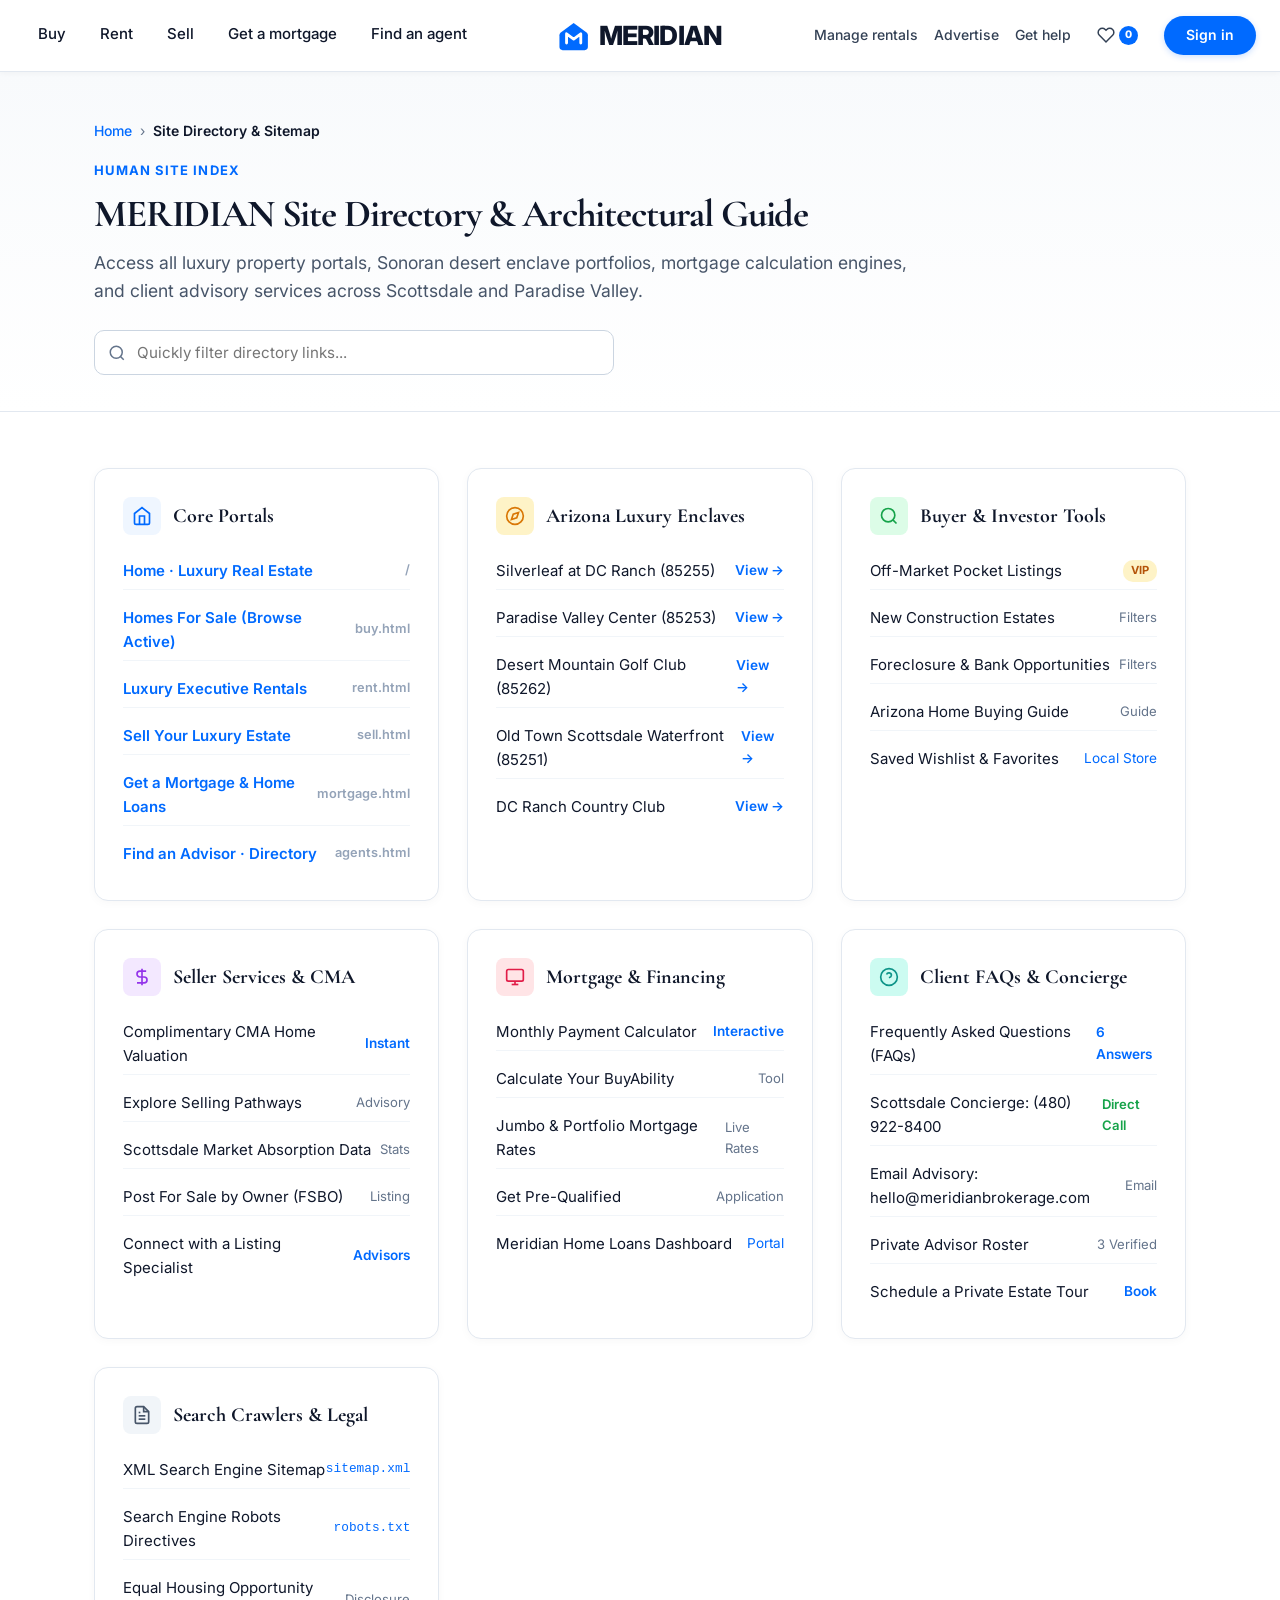
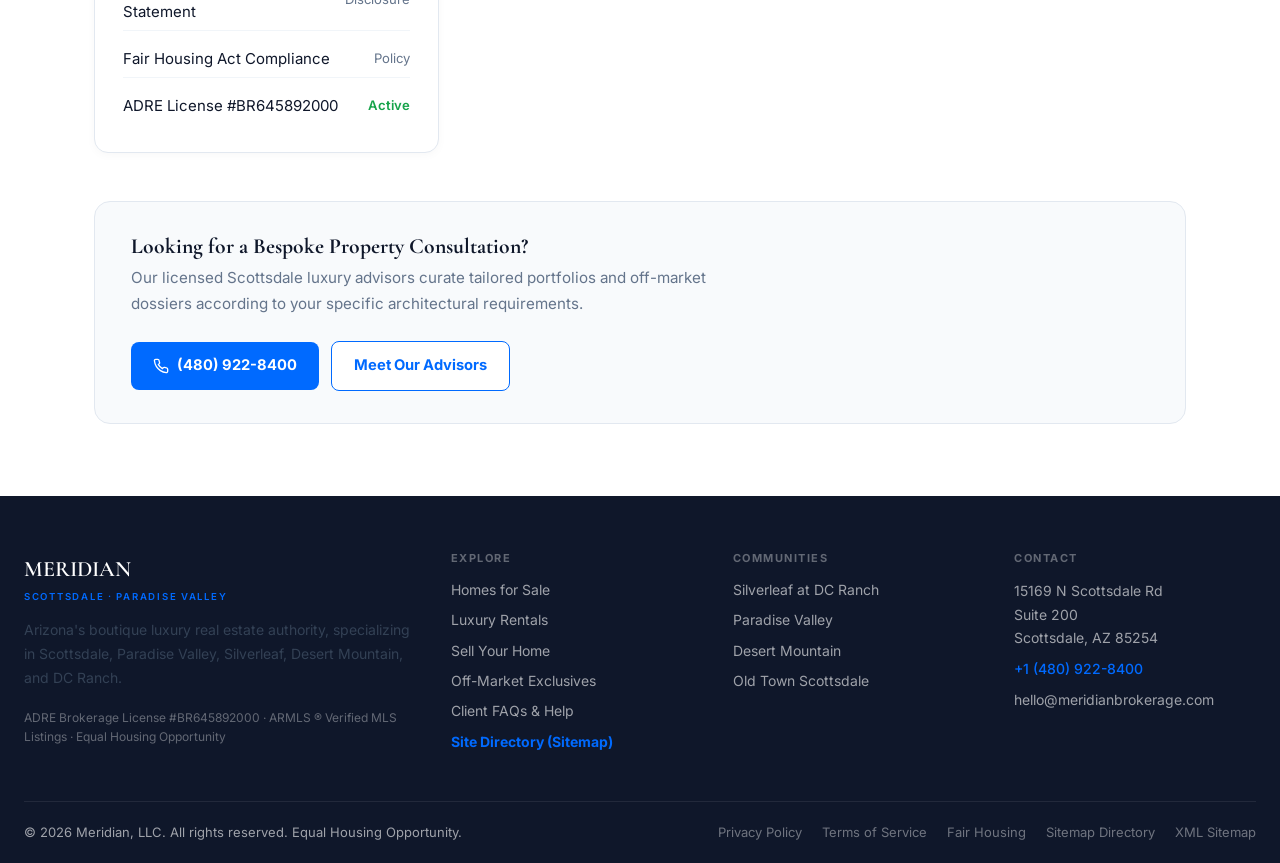
<file: sitemap.html>
<!DOCTYPE html>
<html lang="en">
<head>
  <meta charset="UTF-8" />
  <meta name="viewport" content="width=device-width, initial-scale=1.0" />
  <title>Site Directory &amp; Architectural Guide · Scottsdale, AZ | MERIDIAN</title>
  <meta name="description" content="Complete human-readable sitemap of MERIDIAN Private Brokerage. Browse all luxury property listings, Arizona enclaves, mortgage tools, and client resources." />
  <meta name="robots" content="index, follow, max-image-preview:large, max-snippet:-1, max-video-preview:-1" />
  <link rel="canonical" href="https://meridianbrokerage.com/sitemap.html" />

  <!-- Geographic Meta Tags -->
  <meta name="geo.region" content="US-AZ" />
  <meta name="geo.placename" content="Scottsdale, Arizona" />
  <meta name="geo.position" content="33.6245;-111.9261" />
  <meta name="ICBM" content="33.6245, -111.9261" />

  <!-- Open Graph -->
  <meta property="og:site_name" content="MERIDIAN Private Brokerage" />
  <meta property="og:title" content="Site Directory &amp; Architectural Guide · MERIDIAN" />
  <meta property="og:description" content="Complete human-readable sitemap of MERIDIAN Private Brokerage. Browse all luxury property listings, Arizona enclaves, mortgage tools, and client resources." />
  <meta property="og:url" content="https://meridianbrokerage.com/sitemap.html" />
  <meta property="og:type" content="website" />
  <meta property="og:image" content="https://images.unsplash.com/photo-1600596542815-ffad4c1539a9?w=1200&amp;h=630&amp;fit=crop" />
  <meta property="og:image:width" content="1200" />
  <meta property="og:image:height" content="630" />
  <meta property="og:image:alt" content="MERIDIAN Luxury Real Estate Site Directory" />
  <meta property="og:locale" content="en_US" />

  <!-- Twitter Card -->
  <meta name="twitter:card" content="summary_large_image" />
  <meta name="twitter:title" content="Site Directory &amp; Architectural Guide · MERIDIAN" />
  <meta name="twitter:description" content="Complete human-readable sitemap of MERIDIAN Private Brokerage. Browse all luxury property listings, Arizona enclaves, mortgage tools, and client resources." />
  <meta name="twitter:image" content="https://images.unsplash.com/photo-1600596542815-ffad4c1539a9?w=1200&amp;h=630&amp;fit=crop" />

  <!-- Google Fonts -->
  <link rel="preconnect" href="https://fonts.googleapis.com" />
  <link rel="preconnect" href="https://fonts.gstatic.com" crossorigin />
  <link href="https://fonts.googleapis.com/css2?family=Cormorant+Garamond:ital,wght@0,300;0,400;0,500;0,600;0,700;1,400;1,600&family=Inter:wght@300;400;500;600;700;800&display=swap" rel="stylesheet" />

  <!-- Stylesheets -->
  <link rel="stylesheet" href="css/style.css" />
  <link rel="stylesheet" href="css/components.css" />

  <!-- Schema Markup (JSON-LD) -->
  <script type="application/ld+json">
  {
    "@context": "https://schema.org",
    "@graph": [
      {
        "@type": "WebPage",
        "@id": "https://meridianbrokerage.com/sitemap.html#webpage",
        "url": "https://meridianbrokerage.com/sitemap.html",
        "name": "Site Directory & Architectural Guide | MERIDIAN Private Brokerage",
        "description": "Complete human-readable sitemap of MERIDIAN Private Brokerage. Browse all luxury property listings, Arizona enclaves, mortgage tools, and client resources.",
        "isPartOf": {
          "@type": "WebSite",
          "@id": "https://meridianbrokerage.com/#website",
          "name": "MERIDIAN Private Brokerage",
          "url": "https://meridianbrokerage.com/"
        },
        "breadcrumb": {
          "@id": "https://meridianbrokerage.com/sitemap.html#breadcrumb"
        },
        "inLanguage": "en-US"
      },
      {
        "@type": "BreadcrumbList",
        "@id": "https://meridianbrokerage.com/sitemap.html#breadcrumb",
        "itemListElement": [
          {
            "@type": "ListItem",
            "position": 1,
            "name": "Home",
            "item": "https://meridianbrokerage.com/"
          },
          {
            "@type": "ListItem",
            "position": 2,
            "name": "Site Directory",
            "item": "https://meridianbrokerage.com/sitemap.html"
          }
        ]
      }
    ]
  }
  </script>
</head>
<body class="page-sitemap">

<!-- ═══════════════════════════════════════════════════════════
     HEADER NAVBAR WITH ZILLOW MEGA-MENU
     ═══════════════════════════════════════════════════════════ -->
<header class="navbar" id="main-navbar">
  <div class="container navbar-container">

    <!-- Left Navigation Group (5 Mega Menus) -->
    <nav class="nav-left-group" aria-label="Main navigation">

      <!-- 1. BUY -->
      <div class="nav-item-dropdown">
        <a href="buy.html" class="nav-link-main">Buy</a>
        <div class="mega-menu-panel">
          <div class="mega-menu-container">
            <div class="mega-col" style="flex: 1.2;">
              <div class="mega-col-heading">Homes for sale</div>
              <div class="mega-links-grid">
                <div>
                  <a href="buy.html" class="mega-link">Homes for sale</a>
                  <a href="buy.html?filter=foreclosure" class="mega-link">Foreclosures</a>
                  <a href="buy.html?filter=fsbo" class="mega-link">For sale by owner</a>
                  <a href="buy.html?filter=open-house" class="mega-link">Open houses</a>
                </div>
                <div>
                  <a href="buy.html?filter=new-construction" class="mega-link">New construction</a>
                  <a href="buy.html?filter=coming-soon" class="mega-link">Coming soon</a>
                  <a href="buy.html?filter=recent-sales" class="mega-link">Recent home sales</a>
                  <a href="buy.html" class="mega-link">All homes</a>
                </div>
              </div>
            </div>
            <div class="mega-col divider-left">
              <div class="mega-col-heading">Resources</div>
              <div class="mega-links-list">
                <a href="buy.html#buying-guide" class="mega-link">Home Buying Guide</a>
                <a href="buy.html#foreclosure-center" class="mega-link">Foreclosure center</a>
                <a href="buy.html#app" class="mega-link">Real estate app</a>
                <a href="mortgage.html#assistance" class="mega-link">Down payment assistance</a>
              </div>
            </div>
          </div>
        </div>
      </div>

      <!-- 2. RENT -->
      <div class="nav-item-dropdown">
        <a href="rent.html" class="nav-link-main">Rent</a>
        <div class="mega-menu-panel">
          <div class="mega-menu-container">
            <div class="mega-col">
              <div class="mega-col-heading">Rental listings</div>
              <div class="mega-links-list">
                <a href="rent.html?type=apartment" class="mega-link">Search apartments for rent</a>
                <a href="rent.html?type=house" class="mega-link">Search houses for rent</a>
                <a href="rent.html" class="mega-link">Search all rental listings</a>
                <a href="rent.html?type=building" class="mega-link">Browse all rental buildings</a>
              </div>
            </div>
            <div class="mega-col divider-left" style="flex: 1.5;">
              <div class="mega-col-heading">Tools for renters</div>
              <div class="mega-links-grid">
                <div>
                  <a href="mortgage.html#affordability" class="mega-link">Estimate what you can afford</a>
                  <a href="rent.html#applications" class="mega-link">See your applications</a>
                  <a href="rent.html#tours" class="mega-link">Manage your tours</a>
                  <a href="rent.html#pay" class="mega-link">Pay your rent</a>
                </div>
                <div>
                  <a href="rent.html#credit" class="mega-link">Build your credit</a>
                  <a href="rent.html#insurance" class="mega-link">Get renters insurance</a>
                  <a href="rent.html#voucher" class="mega-link">Explore housing voucher programs</a>
                  <a href="rent.html#guide" class="mega-link">Learn more about renting</a>
                </div>
              </div>
            </div>
          </div>
        </div>
      </div>

      <!-- 3. SELL -->
      <div class="nav-item-dropdown">
        <a href="sell.html" class="nav-link-main">Sell</a>
        <div class="mega-menu-panel">
          <div class="mega-menu-container">
            <div class="mega-col">
              <div class="mega-col-heading">Resources</div>
              <div class="mega-links-list">
                <a href="sell.html#options" class="mega-link">Explore your options</a>
                <a href="sell.html#cma-estimator" class="mega-link">See your home's Meridian Estimate</a>
                <a href="sell.html#market" class="mega-link">US housing market</a>
                <a href="sell.html#guide" class="mega-link">Sellers guide</a>
              </div>
            </div>
            <div class="mega-col divider-left">
              <div class="mega-col-heading">Selling options</div>
              <div class="mega-links-list">
                <a href="agents.html" class="mega-link">Find a seller's agent</a>
                <a href="sell.html#fsbo" class="mega-link">Post For Sale by Owner</a>
              </div>
            </div>
          </div>
        </div>
      </div>

      <!-- 4. GET A MORTGAGE -->
      <div class="nav-item-dropdown">
        <a href="mortgage.html" class="nav-link-main">Get a mortgage</a>
        <div class="mega-menu-panel">
          <div class="mega-menu-container">
            <div class="mega-col">
              <div class="mega-col-heading">Started a loan application?</div>
              <p class="mega-desc">Pick up where you left off on your Meridian Home Loans dashboard.</p>
              <a href="mortgage.html#dashboard" class="mega-link">Home loans dashboard</a>
            </div>
            <div class="mega-col divider-left">
              <div class="mega-col-heading">Your mortgage</div>
              <div class="mega-links-list">
                <a href="mortgage.html" class="mega-link">Discover Meridian Home Loans</a>
                <a href="mortgage.html#buyability" class="mega-link">Calculate your BuyAbility</a>
                <a href="mortgage.html#prequalify" class="mega-link">Get pre-qualified</a>
              </div>
            </div>
            <div class="mega-col divider-left">
              <div class="mega-col-heading">Mortgage tools</div>
              <div class="mega-links-list">
                <a href="mortgage.html#calculator" class="mega-link">Estimate your mortgage payment</a>
                <a href="mortgage.html#rates" class="mega-link">See current mortgage rates</a>
                <a href="mortgage.html#financing" class="mega-link">Learn about financing a home</a>
              </div>
            </div>
          </div>
        </div>
      </div>

      <!-- 5. FIND AN AGENT -->
      <div class="nav-item-dropdown">
        <a href="agents.html" class="nav-link-main">Find an agent</a>
        <div class="mega-menu-panel">
          <div class="mega-menu-container">
            <div class="mega-col">
              <div class="mega-col-heading">Looking for pros?</div>
              <div class="mega-links-list">
                <a href="agents.html" class="mega-link">Real estate agents</a>
                <a href="agents.html#builders" class="mega-link">Home builders</a>
              </div>
            </div>
            <div class="mega-col divider-left" style="flex: 1.5;">
              <div class="mega-col-heading">I'm a pro</div>
              <div class="mega-links-grid">
                <div>
                  <a href="agents.html#solutions" class="mega-link">Agent solutions</a>
                  <a href="agents.html#advertising" class="mega-link">Agent advertising</a>
                  <a href="agents.html#resource-center" class="mega-link">Agent resource center</a>
                  <a href="agents.html#create-account" class="mega-link">Create a free agent account</a>
                </div>
                <div>
                  <a href="agents.html#business-plan" class="mega-link">Real estate business plan</a>
                  <a href="agents.html#scripts" class="mega-link">Real estate agent scripts</a>
                  <a href="agents.html#templates" class="mega-link">Listing flyer templates</a>
                </div>
              </div>
            </div>
          </div>
        </div>
      </div>

    </nav>

    <!-- Center Logo with House Monogram 'M' -->
    <a href="index.html" class="nav-center-logo" aria-label="Meridian Real Estate Home">
      <svg class="logo-icon-m" viewBox="0 0 36 36" fill="none" xmlns="http://www.w3.org/2000/svg">
        <path d="M18 3.5L3.5 14.2C2.6 14.9 2 16 2 17.2V30.5C2 32.4 3.6 34 5.5 34H30.5C32.4 34 34 32.4 34 30.5V17.2C34 16 33.4 14.9 32.5 14.2L18 3.5Z" fill="#006AFF"/>
        <path d="M10 26V15.5L18 21.5L26 15.5V26" stroke="#FFFFFF" stroke-width="3.2" stroke-linecap="round" stroke-linejoin="round"/>
      </svg>
      <span class="logo-bold">MERIDIAN</span>
    </a>

    <!-- Right Utilities -->
    <div class="nav-right-group">
      <a href="rent.html#manage" class="nav-utility-link">Manage rentals</a>
      <a href="sell.html#advertise" class="nav-utility-link">Advertise</a>
      <a href="index.html#faq" class="nav-utility-link">Get help</a>
      <a href="buy.html?view=saved" class="nav-saved-link" id="saved-btn" aria-label="Saved homes">
        <svg viewBox="0 0 24 24" fill="none" stroke="currentColor" stroke-width="2"><path d="M20.84 4.61a5.5 5.5 0 00-7.78 0L12 5.67l-1.06-1.06a5.5 5.5 0 00-7.78 7.78l1.06 1.06L12 21.23l7.78-7.78 1.06-1.06a5.5 5.5 0 000-7.78z"/></svg>
        <span class="saved-count" id="saved-count">0</span>
      </a>
      <a href="#signin-modal" class="nav-signin-btn" onclick="alert('Sign in to your MERIDIAN account (Demo Mode: All luxury features unlocked!)')">Sign in</a>
    </div>

  </div>
</header>

<!-- ═══════════════════════════════════════════════════════════
     BREADCRUMB & HERO
     ═══════════════════════════════════════════════════════════ -->
<section style="background: linear-gradient(180deg, #F8FAFC 0%, #FFFFFF 100%); border-bottom: 1px solid #E2E8F0; padding: 48px 0 36px;">
  <div class="container" style="max-width: 1140px;">
    <!-- Breadcrumb -->
    <nav aria-label="Breadcrumb" style="margin-bottom: 16px;">
      <ol style="display:flex; gap:8px; list-style:none; padding:0; margin:0; font-size:.875rem; color:#64748B;">
        <li><a href="index.html" style="color:#006AFF; text-decoration:none; font-weight:500;">Home</a></li>
        <li>&rsaquo;</li>
        <li style="color:#0F172A; font-weight:600;" aria-current="page">Site Directory &amp; Sitemap</li>
      </ol>
    </nav>

    <span style="display:inline-block; font-size:.8125rem; font-weight:700; color:#006AFF; letter-spacing:.08em; text-transform:uppercase; margin-bottom:10px;">Human Site Index</span>
    <h1 style="font-size: clamp(2rem, 3vw, 2.75rem); font-weight: 800; color: #0F172A; line-height: 1.2; margin-bottom: 12px; letter-spacing: -.03em;">
      MERIDIAN Site Directory &amp; Architectural Guide
    </h1>
    <p style="font-size: 1.1rem; color: #475569; max-width: 820px; line-height: 1.6;">
      Access all luxury property portals, Sonoran desert enclave portfolios, mortgage calculation engines, and client advisory services across Scottsdale and Paradise Valley.
    </p>

    <!-- Search / Filter in Directory -->
    <div style="max-width: 520px; margin-top: 24px; position: relative;">
      <input type="text" id="sitemap-search" placeholder="Quickly filter directory links..." style="width: 100%; padding: 12px 16px 12px 42px; border: 1.5px solid #CBD5E1; border-radius: 10px; font-size: .95rem; outline: none; transition: border-color .15s; background: #fff;" oninput="filterSitemapLinks()" />
      <svg viewBox="0 0 24 24" fill="none" stroke="#64748B" stroke-width="2" width="18" height="18" style="position: absolute; left: 14px; top: 14px;"><circle cx="11" cy="11" r="8"/><path d="m21 21-4.35-4.35"/></svg>
    </div>
  </div>
</section>

<!-- ═══════════════════════════════════════════════════════════
     SITEMAP SECTIONS GRID
     ═══════════════════════════════════════════════════════════ -->
<main style="padding: 56px 0 72px; background: #FFFFFF;">
  <div class="container" style="max-width: 1140px;">

    <div id="sitemap-cards-grid" style="display: grid; grid-template-columns: repeat(auto-fit, minmax(320px, 1fr)); gap: 28px;">

      <!-- Card 1: Core Portals -->
      <div class="sitemap-card" style="background:#FFFFFF; border:1px solid #E2E8F0; border-radius:14px; padding:28px; box-shadow:0 2px 10px rgba(0,0,0,0.03);">
        <div style="display:flex; align-items:center; gap:12px; margin-bottom:18px;">
          <div style="width:38px; height:38px; border-radius:8px; background:#EFF6FF; display:flex; align-items:center; justify-content:center; color:#006AFF;">
            <svg width="20" height="20" viewBox="0 0 24 24" fill="none" stroke="currentColor" stroke-width="2"><path d="m3 9 9-7 9 7v11a2 2 0 0 1-2 2H5a2 2 0 0 1-2-2z"/><polyline points="9 22 9 12 15 12 15 22"/></svg>
          </div>
          <h2 style="font-size:1.25rem; font-weight:700; color:#0F172A; margin:0;">Core Portals</h2>
        </div>
        <ul style="list-style:none; padding:0; margin:0; display:flex; flex-direction:column; gap:10px;">
          <li><a href="index.html" class="sitemap-link" style="color:#006AFF; font-weight:600; text-decoration:none; display:flex; justify-content:space-between; align-items:center; padding:6px 0; border-bottom:1px solid #F1F5F9;"><span>Home · Luxury Real Estate</span><span style="color:#94A3B8; font-size:.8rem;">/</span></a></li>
          <li><a href="buy.html" class="sitemap-link" style="color:#006AFF; font-weight:600; text-decoration:none; display:flex; justify-content:space-between; align-items:center; padding:6px 0; border-bottom:1px solid #F1F5F9;"><span>Homes For Sale (Browse Active)</span><span style="color:#94A3B8; font-size:.8rem;">buy.html</span></a></li>
          <li><a href="rent.html" class="sitemap-link" style="color:#006AFF; font-weight:600; text-decoration:none; display:flex; justify-content:space-between; align-items:center; padding:6px 0; border-bottom:1px solid #F1F5F9;"><span>Luxury Executive Rentals</span><span style="color:#94A3B8; font-size:.8rem;">rent.html</span></a></li>
          <li><a href="sell.html" class="sitemap-link" style="color:#006AFF; font-weight:600; text-decoration:none; display:flex; justify-content:space-between; align-items:center; padding:6px 0; border-bottom:1px solid #F1F5F9;"><span>Sell Your Luxury Estate</span><span style="color:#94A3B8; font-size:.8rem;">sell.html</span></a></li>
          <li><a href="mortgage.html" class="sitemap-link" style="color:#006AFF; font-weight:600; text-decoration:none; display:flex; justify-content:space-between; align-items:center; padding:6px 0; border-bottom:1px solid #F1F5F9;"><span>Get a Mortgage &amp; Home Loans</span><span style="color:#94A3B8; font-size:.8rem;">mortgage.html</span></a></li>
          <li><a href="agents.html" class="sitemap-link" style="color:#006AFF; font-weight:600; text-decoration:none; display:flex; justify-content:space-between; align-items:center; padding:6px 0;"><span>Find an Advisor · Directory</span><span style="color:#94A3B8; font-size:.8rem;">agents.html</span></a></li>
        </ul>
      </div>

      <!-- Card 2: Arizona Enclaves -->
      <div class="sitemap-card" style="background:#FFFFFF; border:1px solid #E2E8F0; border-radius:14px; padding:28px; box-shadow:0 2px 10px rgba(0,0,0,0.03);">
        <div style="display:flex; align-items:center; gap:12px; margin-bottom:18px;">
          <div style="width:38px; height:38px; border-radius:8px; background:#FEF3C7; display:flex; align-items:center; justify-content:center; color:#D97706;">
            <svg width="20" height="20" viewBox="0 0 24 24" fill="none" stroke="currentColor" stroke-width="2"><circle cx="12" cy="12" r="10"/><polygon points="16.24 7.76 14.12 14.12 7.76 16.24 9.88 9.88 16.24 7.76"/></svg>
          </div>
          <h2 style="font-size:1.25rem; font-weight:700; color:#0F172A; margin:0;">Arizona Luxury Enclaves</h2>
        </div>
        <ul style="list-style:none; padding:0; margin:0; display:flex; flex-direction:column; gap:10px;">
          <li><a href="buy.html?filter=silverleaf" class="sitemap-link" style="color:#0F172A; text-decoration:none; display:flex; justify-content:space-between; align-items:center; padding:6px 0; border-bottom:1px solid #F1F5F9;"><span>Silverleaf at DC Ranch (85255)</span><span style="color:#006AFF; font-size:.85rem; font-weight:600;">View &rarr;</span></a></li>
          <li><a href="buy.html?filter=paradise-valley" class="sitemap-link" style="color:#0F172A; text-decoration:none; display:flex; justify-content:space-between; align-items:center; padding:6px 0; border-bottom:1px solid #F1F5F9;"><span>Paradise Valley Center (85253)</span><span style="color:#006AFF; font-size:.85rem; font-weight:600;">View &rarr;</span></a></li>
          <li><a href="buy.html?filter=desert-mountain" class="sitemap-link" style="color:#0F172A; text-decoration:none; display:flex; justify-content:space-between; align-items:center; padding:6px 0; border-bottom:1px solid #F1F5F9;"><span>Desert Mountain Golf Club (85262)</span><span style="color:#006AFF; font-size:.85rem; font-weight:600;">View &rarr;</span></a></li>
          <li><a href="buy.html?filter=old-town" class="sitemap-link" style="color:#0F172A; text-decoration:none; display:flex; justify-content:space-between; align-items:center; padding:6px 0; border-bottom:1px solid #F1F5F9;"><span>Old Town Scottsdale Waterfront (85251)</span><span style="color:#006AFF; font-size:.85rem; font-weight:600;">View &rarr;</span></a></li>
          <li><a href="buy.html?filter=dc-ranch" class="sitemap-link" style="color:#0F172A; text-decoration:none; display:flex; justify-content:space-between; align-items:center; padding:6px 0;"><span>DC Ranch Country Club</span><span style="color:#006AFF; font-size:.85rem; font-weight:600;">View &rarr;</span></a></li>
        </ul>
      </div>

      <!-- Card 3: Buyer Resources -->
      <div class="sitemap-card" style="background:#FFFFFF; border:1px solid #E2E8F0; border-radius:14px; padding:28px; box-shadow:0 2px 10px rgba(0,0,0,0.03);">
        <div style="display:flex; align-items:center; gap:12px; margin-bottom:18px;">
          <div style="width:38px; height:38px; border-radius:8px; background:#DCFCE7; display:flex; align-items:center; justify-content:center; color:#16A34A;">
            <svg width="20" height="20" viewBox="0 0 24 24" fill="none" stroke="currentColor" stroke-width="2"><circle cx="11" cy="11" r="8"/><path d="m21 21-4.35-4.35"/></svg>
          </div>
          <h2 style="font-size:1.25rem; font-weight:700; color:#0F172A; margin:0;">Buyer &amp; Investor Tools</h2>
        </div>
        <ul style="list-style:none; padding:0; margin:0; display:flex; flex-direction:column; gap:10px;">
          <li><a href="buy.html?exclusive=true" class="sitemap-link" style="color:#0F172A; text-decoration:none; display:flex; justify-content:space-between; align-items:center; padding:6px 0; border-bottom:1px solid #F1F5F9;"><span>Off-Market Pocket Listings</span><span style="background:#FEF3C7; color:#B45309; font-size:.7rem; font-weight:700; padding:2px 8px; border-radius:10px;">VIP</span></a></li>
          <li><a href="buy.html?filter=new-construction" class="sitemap-link" style="color:#0F172A; text-decoration:none; display:flex; justify-content:space-between; align-items:center; padding:6px 0; border-bottom:1px solid #F1F5F9;"><span>New Construction Estates</span><span style="color:#64748B; font-size:.82rem;">Filters</span></a></li>
          <li><a href="buy.html?filter=foreclosure" class="sitemap-link" style="color:#0F172A; text-decoration:none; display:flex; justify-content:space-between; align-items:center; padding:6px 0; border-bottom:1px solid #F1F5F9;"><span>Foreclosure &amp; Bank Opportunities</span><span style="color:#64748B; font-size:.82rem;">Filters</span></a></li>
          <li><a href="buy.html#buying-guide" class="sitemap-link" style="color:#0F172A; text-decoration:none; display:flex; justify-content:space-between; align-items:center; padding:6px 0; border-bottom:1px solid #F1F5F9;"><span>Arizona Home Buying Guide</span><span style="color:#64748B; font-size:.82rem;">Guide</span></a></li>
          <li><a href="buy.html?view=saved" class="sitemap-link" style="color:#0F172A; text-decoration:none; display:flex; justify-content:space-between; align-items:center; padding:6px 0;"><span>Saved Wishlist &amp; Favorites</span><span style="color:#006AFF; font-size:.85rem;">Local Store</span></a></li>
        </ul>
      </div>

      <!-- Card 4: Seller Services -->
      <div class="sitemap-card" style="background:#FFFFFF; border:1px solid #E2E8F0; border-radius:14px; padding:28px; box-shadow:0 2px 10px rgba(0,0,0,0.03);">
        <div style="display:flex; align-items:center; gap:12px; margin-bottom:18px;">
          <div style="width:38px; height:38px; border-radius:8px; background:#F3E8FF; display:flex; align-items:center; justify-content:center; color:#9333EA;">
            <svg width="20" height="20" viewBox="0 0 24 24" fill="none" stroke="currentColor" stroke-width="2"><path d="M12 2v20M17 5H9.5a3.5 3.5 0 0 0 0 7h5a3.5 3.5 0 0 1 0 7H6"/></svg>
          </div>
          <h2 style="font-size:1.25rem; font-weight:700; color:#0F172A; margin:0;">Seller Services &amp; CMA</h2>
        </div>
        <ul style="list-style:none; padding:0; margin:0; display:flex; flex-direction:column; gap:10px;">
          <li><a href="sell.html#cma-estimator" class="sitemap-link" style="color:#0F172A; text-decoration:none; display:flex; justify-content:space-between; align-items:center; padding:6px 0; border-bottom:1px solid #F1F5F9;"><span>Complimentary CMA Home Valuation</span><span style="color:#006AFF; font-size:.85rem; font-weight:600;">Instant</span></a></li>
          <li><a href="sell.html#options" class="sitemap-link" style="color:#0F172A; text-decoration:none; display:flex; justify-content:space-between; align-items:center; padding:6px 0; border-bottom:1px solid #F1F5F9;"><span>Explore Selling Pathways</span><span style="color:#64748B; font-size:.82rem;">Advisory</span></a></li>
          <li><a href="sell.html#market" class="sitemap-link" style="color:#0F172A; text-decoration:none; display:flex; justify-content:space-between; align-items:center; padding:6px 0; border-bottom:1px solid #F1F5F9;"><span>Scottsdale Market Absorption Data</span><span style="color:#64748B; font-size:.82rem;">Stats</span></a></li>
          <li><a href="sell.html#fsbo" class="sitemap-link" style="color:#0F172A; text-decoration:none; display:flex; justify-content:space-between; align-items:center; padding:6px 0; border-bottom:1px solid #F1F5F9;"><span>Post For Sale by Owner (FSBO)</span><span style="color:#64748B; font-size:.82rem;">Listing</span></a></li>
          <li><a href="agents.html" class="sitemap-link" style="color:#0F172A; text-decoration:none; display:flex; justify-content:space-between; align-items:center; padding:6px 0;"><span>Connect with a Listing Specialist</span><span style="color:#006AFF; font-size:.85rem; font-weight:600;">Advisors</span></a></li>
        </ul>
      </div>

      <!-- Card 5: Mortgage Suite -->
      <div class="sitemap-card" style="background:#FFFFFF; border:1px solid #E2E8F0; border-radius:14px; padding:28px; box-shadow:0 2px 10px rgba(0,0,0,0.03);">
        <div style="display:flex; align-items:center; gap:12px; margin-bottom:18px;">
          <div style="width:38px; height:38px; border-radius:8px; background:#FFE4E6; display:flex; align-items:center; justify-content:center; color:#E11D48;">
            <svg width="20" height="20" viewBox="0 0 24 24" fill="none" stroke="currentColor" stroke-width="2"><rect x="2" y="3" width="20" height="14" rx="2"/><line x1="8" y1="21" x2="16" y2="21"/><line x1="12" y1="17" x2="12" y2="21"/></svg>
          </div>
          <h2 style="font-size:1.25rem; font-weight:700; color:#0F172A; margin:0;">Mortgage &amp; Financing</h2>
        </div>
        <ul style="list-style:none; padding:0; margin:0; display:flex; flex-direction:column; gap:10px;">
          <li><a href="mortgage.html#calculator" class="sitemap-link" style="color:#0F172A; text-decoration:none; display:flex; justify-content:space-between; align-items:center; padding:6px 0; border-bottom:1px solid #F1F5F9;"><span>Monthly Payment Calculator</span><span style="color:#006AFF; font-size:.85rem; font-weight:600;">Interactive</span></a></li>
          <li><a href="mortgage.html#buyability" class="sitemap-link" style="color:#0F172A; text-decoration:none; display:flex; justify-content:space-between; align-items:center; padding:6px 0; border-bottom:1px solid #F1F5F9;"><span>Calculate Your BuyAbility</span><span style="color:#64748B; font-size:.82rem;">Tool</span></a></li>
          <li><a href="mortgage.html#rates" class="sitemap-link" style="color:#0F172A; text-decoration:none; display:flex; justify-content:space-between; align-items:center; padding:6px 0; border-bottom:1px solid #F1F5F9;"><span>Jumbo &amp; Portfolio Mortgage Rates</span><span style="color:#64748B; font-size:.82rem;">Live Rates</span></a></li>
          <li><a href="mortgage.html#prequalify" class="sitemap-link" style="color:#0F172A; text-decoration:none; display:flex; justify-content:space-between; align-items:center; padding:6px 0; border-bottom:1px solid #F1F5F9;"><span>Get Pre-Qualified</span><span style="color:#64748B; font-size:.82rem;">Application</span></a></li>
          <li><a href="mortgage.html#dashboard" class="sitemap-link" style="color:#0F172A; text-decoration:none; display:flex; justify-content:space-between; align-items:center; padding:6px 0;"><span>Meridian Home Loans Dashboard</span><span style="color:#006AFF; font-size:.85rem;">Portal</span></a></li>
        </ul>
      </div>

      <!-- Card 6: Support, FAQs & Concierge -->
      <div class="sitemap-card" style="background:#FFFFFF; border:1px solid #E2E8F0; border-radius:14px; padding:28px; box-shadow:0 2px 10px rgba(0,0,0,0.03);">
        <div style="display:flex; align-items:center; gap:12px; margin-bottom:18px;">
          <div style="width:38px; height:38px; border-radius:8px; background:#CCFBF1; display:flex; align-items:center; justify-content:center; color:#0D9488;">
            <svg width="20" height="20" viewBox="0 0 24 24" fill="none" stroke="currentColor" stroke-width="2"><circle cx="12" cy="12" r="10"/><path d="M9.09 9a3 3 0 0 1 5.83 1c0 2-3 3-3 3"/><line x1="12" y1="17" x2="12.01" y2="17"/></svg>
          </div>
          <h2 style="font-size:1.25rem; font-weight:700; color:#0F172A; margin:0;">Client FAQs &amp; Concierge</h2>
        </div>
        <ul style="list-style:none; padding:0; margin:0; display:flex; flex-direction:column; gap:10px;">
          <li><a href="index.html#faq" class="sitemap-link" style="color:#0F172A; text-decoration:none; display:flex; justify-content:space-between; align-items:center; padding:6px 0; border-bottom:1px solid #F1F5F9;"><span>Frequently Asked Questions (FAQs)</span><span style="color:#006AFF; font-size:.85rem; font-weight:600;">6 Answers</span></a></li>
          <li><a href="tel:+14809228400" class="sitemap-link" style="color:#0F172A; text-decoration:none; display:flex; justify-content:space-between; align-items:center; padding:6px 0; border-bottom:1px solid #F1F5F9;"><span>Scottsdale Concierge: (480) 922-8400</span><span style="color:#16A34A; font-size:.82rem; font-weight:600;">Direct Call</span></a></li>
          <li><a href="mailto:hello@meridianbrokerage.com" class="sitemap-link" style="color:#0F172A; text-decoration:none; display:flex; justify-content:space-between; align-items:center; padding:6px 0; border-bottom:1px solid #F1F5F9;"><span>Email Advisory: hello@meridianbrokerage.com</span><span style="color:#64748B; font-size:.82rem;">Email</span></a></li>
          <li><a href="agents.html#directory" class="sitemap-link" style="color:#0F172A; text-decoration:none; display:flex; justify-content:space-between; align-items:center; padding:6px 0; border-bottom:1px solid #F1F5F9;"><span>Private Advisor Roster</span><span style="color:#64748B; font-size:.82rem;">3 Verified</span></a></li>
          <li><a href="index.html#contact" class="sitemap-link" style="color:#0F172A; text-decoration:none; display:flex; justify-content:space-between; align-items:center; padding:6px 0;"><span>Schedule a Private Estate Tour</span><span style="color:#006AFF; font-size:.85rem; font-weight:600;">Book</span></a></li>
        </ul>
      </div>

      <!-- Card 7: Technical SEO & Regulatory Disclosures -->
      <div class="sitemap-card" style="background:#FFFFFF; border:1px solid #E2E8F0; border-radius:14px; padding:28px; box-shadow:0 2px 10px rgba(0,0,0,0.03);">
        <div style="display:flex; align-items:center; gap:12px; margin-bottom:18px;">
          <div style="width:38px; height:38px; border-radius:8px; background:#F1F5F9; display:flex; align-items:center; justify-content:center; color:#475569;">
            <svg width="20" height="20" viewBox="0 0 24 24" fill="none" stroke="currentColor" stroke-width="2"><path d="M14 2H6a2 2 0 0 0-2 2v16a2 2 0 0 0 2 2h12a2 2 0 0 0 2-2V8z"/><polyline points="14 2 14 8 20 8"/><line x1="16" y1="13" x2="8" y2="13"/><line x1="16" y1="17" x2="8" y2="17"/><polyline points="10 9 9 9 8 9"/></svg>
          </div>
          <h2 style="font-size:1.25rem; font-weight:700; color:#0F172A; margin:0;">Search Crawlers &amp; Legal</h2>
        </div>
        <ul style="list-style:none; padding:0; margin:0; display:flex; flex-direction:column; gap:10px;">
          <li><a href="sitemap.xml" class="sitemap-link" target="_blank" style="color:#0F172A; text-decoration:none; display:flex; justify-content:space-between; align-items:center; padding:6px 0; border-bottom:1px solid #F1F5F9;"><span>XML Search Engine Sitemap</span><span style="color:#006AFF; font-family:monospace; font-size:.8rem;">sitemap.xml</span></a></li>
          <li><a href="robots.txt" class="sitemap-link" target="_blank" style="color:#0F172A; text-decoration:none; display:flex; justify-content:space-between; align-items:center; padding:6px 0; border-bottom:1px solid #F1F5F9;"><span>Search Engine Robots Directives</span><span style="color:#006AFF; font-family:monospace; font-size:.8rem;">robots.txt</span></a></li>
          <li><a href="sell.html#contact" class="sitemap-link" style="color:#0F172A; text-decoration:none; display:flex; justify-content:space-between; align-items:center; padding:6px 0; border-bottom:1px solid #F1F5F9;"><span>Equal Housing Opportunity Statement</span><span style="color:#64748B; font-size:.82rem;">Disclosure</span></a></li>
          <li><a href="sell.html#contact" class="sitemap-link" style="color:#0F172A; text-decoration:none; display:flex; justify-content:space-between; align-items:center; padding:6px 0; border-bottom:1px solid #F1F5F9;"><span>Fair Housing Act Compliance</span><span style="color:#64748B; font-size:.82rem;">Policy</span></a></li>
          <li><a href="sell.html#contact" class="sitemap-link" style="color:#0F172A; text-decoration:none; display:flex; justify-content:space-between; align-items:center; padding:6px 0;"><span>ADRE License #BR645892000</span><span style="color:#16A34A; font-size:.82rem; font-weight:600;">Active</span></a></li>
        </ul>
      </div>

    </div>

    <!-- Quick Help Concierge Banner -->
    <div style="margin-top: 48px; background: #F8FAFC; border: 1.5px solid #E2E8F0; border-radius: 16px; padding: 32px 36px; display: flex; align-items: center; justify-content: space-between; flex-wrap: wrap; gap: 24px;">
      <div>
        <h3 style="font-size: 1.35rem; font-weight: 700; color: #0F172A; margin-bottom: 6px;">Looking for a Bespoke Property Consultation?</h3>
        <p style="font-size: .95rem; color: #64748B; margin: 0; max-width: 620px;">
          Our licensed Scottsdale luxury advisors curate tailored portfolios and off-market dossiers according to your specific architectural requirements.
        </p>
      </div>
      <div style="display:flex; gap:12px; align-items:center; flex-wrap:wrap;">
        <a href="tel:+14809228400" style="background:#006AFF; color:#fff; padding:12px 22px; border-radius:8px; font-weight:700; font-size:.92rem; text-decoration:none; display:inline-flex; align-items:center; gap:8px;">
          <svg width="16" height="16" viewBox="0 0 24 24" fill="none" stroke="currentColor" stroke-width="2"><path d="M22 16.92v3a2 2 0 0 1-2.18 2 19.79 19.79 0 0 1-8.63-3.07 19.5 19.5 0 0 1-6-6 19.79 19.79 0 0 1-3.07-8.67A2 2 0 0 1 4.11 2h3a2 2 0 0 1 2 1.72 12.84 12.84 0 0 0 .7 2.81 2 2 0 0 1-.45 2.11L8.09 9.91a16 16 0 0 0 6 6l1.27-1.27a2 2 0 0 1 2.11-.45 12.84 12.84 0 0 0 2.81.7A2 2 0 0 1 22 16.92z"></path></svg>
          (480) 922-8400
        </a>
        <a href="agents.html" style="background:#FFFFFF; color:#006AFF; border:1.5px solid #006AFF; padding:12px 22px; border-radius:8px; font-weight:700; font-size:.92rem; text-decoration:none;">Meet Our Advisors</a>
      </div>
    </div>

  </div>
</main>

<!-- ═══════════════════════════════════════════════════════════
     FOOTER
     ═══════════════════════════════════════════════════════════ -->
<footer class="footer" role="contentinfo">
  <div class="container">
    <div class="footer-grid">
      <div class="footer-brand">
        <div class="logo-name">MERIDIAN</div>
        <span class="logo-tag">Scottsdale · Paradise Valley</span>
        <p>Arizona's boutique luxury real estate authority, specializing in Scottsdale, Paradise Valley, Silverleaf, Desert Mountain, and DC Ranch.</p>
        <div class="footer-license">ADRE Brokerage License #BR645892000 &middot; ARMLS &reg; Verified MLS Listings &middot; Equal Housing Opportunity</div>
      </div>

      <div class="footer-col">
        <h4>Explore</h4>
        <a href="buy.html">Homes for Sale</a>
        <a href="rent.html">Luxury Rentals</a>
        <a href="sell.html">Sell Your Home</a>
        <a href="buy.html?exclusive=true">Off-Market Exclusives</a>
        <a href="index.html#faq">Client FAQs &amp; Help</a>
        <a href="sitemap.html" style="color:#006AFF; font-weight:700;">Site Directory (Sitemap)</a>
      </div>

      <div class="footer-col">
        <h4>Communities</h4>
        <a href="buy.html?filter=silverleaf">Silverleaf at DC Ranch</a>
        <a href="buy.html?filter=paradise-valley">Paradise Valley</a>
        <a href="buy.html?filter=desert-mountain">Desert Mountain</a>
        <a href="buy.html?filter=old-town">Old Town Scottsdale</a>
      </div>

      <div class="footer-col">
        <h4>Contact</h4>
        <div class="footer-address">
          15169 N Scottsdale Rd<br />
          Suite 200<br />
          Scottsdale, AZ 85254
        </div>
        <a href="tel:+14809228400" class="footer-phone">+1 (480) 922-8400</a>
        <a href="mailto:hello@meridianbrokerage.com" style="display:block;margin-top:6px;font-size:.875rem;color:rgba(255,255,255,.6)">hello@meridianbrokerage.com</a>
      </div>
    </div>

    <div class="footer-bottom">
      <span>&copy; 2026 Meridian, LLC. All rights reserved. Equal Housing Opportunity.</span>
      <div class="footer-bottom-links">
        <a href="sell.html#contact">Privacy Policy</a>
        <a href="sell.html#contact">Terms of Service</a>
        <a href="sell.html#contact">Fair Housing</a>
        <a href="sitemap.html">Sitemap Directory</a>
        <a href="sitemap.xml">XML Sitemap</a>
      </div>
    </div>
  </div>
</footer>

<script src="js/auth.js"></script>
<script>
  function filterSitemapLinks() {
    const q = document.getElementById('sitemap-search').value.toLowerCase();
    const links = document.querySelectorAll('.sitemap-link');
    links.forEach(l => {
      const match = l.textContent.toLowerCase().includes(q);
      l.parentElement.style.display = match ? '' : 'none';
    });
  }

  try {
    const saved = JSON.parse(localStorage.getItem('meridian_saved') || '[]');
    const countEl = document.getElementById('saved-count');
    if (countEl) countEl.textContent = saved.length;
  } catch(e) {}
</script>
</body>
</html>
</file>
<file: css/style.css>
/* ============================================================
   MERIDIAN Private Brokerage — Core Styles
   ============================================================ */

/* ── Google Fonts ────────────────────────────────────────── */
@import url('https://fonts.googleapis.com/css2?family=Cormorant+Garamond:ital,wght@0,300;0,400;0,500;0,600;0,700;1,400;1,500&family=Inter:wght@300;400;500;600;700&display=swap');

/* ── CSS Variables ───────────────────────────────────────── */
:root {
  /* Zillow US Real Estate Palette */
  --zillow-blue:      #006AFF;
  --zillow-blue-dark: #0053C6;
  --zillow-blue-subtle:#F0F6FF;
  --zillow-blue-border:rgba(0, 106, 255, 0.2);

  --ivory:            #F8FAFC;
  --white:            #FFFFFF;
  --navy:             #0F172A;        /* US Slate Navy */
  --navy-deep:        #0F172A;        /* Top bar clean deep slate */
  --navy-light:       #1E293B;
  --terracotta:       #006AFF;        /* Primary action: Zillow Blue */
  --terra-light:      #257CFF;
  --terra-dark:       #0053C6;
  --gold:             #D97706;
  --sage:             #006AFF;
  --text-dark:        #0F172A;        /* Zillow crisp dark text */
  --text-mid:         #334155;
  --text-light:       #64748B;
  --text-xlight:      #94A3B8;
  --border:           #E2E8F0;
  --border-light:     #F1F5F9;

  /* Greys */
  --grey-50:  #F9FAFB;
  --grey-100: #F3F4F6;
  --grey-200: #E5E7EB;
  --grey-300: #D1D5DB;

  /* Shadows */
  --shadow-sm:  0 1px 3px rgba(0,0,0,.06), 0 1px 2px rgba(0,0,0,.04);
  --shadow-md:  0 4px 16px rgba(0,0,0,.08), 0 2px 6px rgba(0,0,0,.04);
  --shadow-lg:  0 12px 40px rgba(0,0,0,.12), 0 4px 12px rgba(0,0,0,.06);
  --shadow-xl:  0 24px 64px rgba(0,0,0,.16);

  /* Typography */
  --font-serif: 'Cormorant Garamond', Georgia, serif;
  --font-sans:  'Inter', -apple-system, BlinkMacSystemFont, sans-serif;

  /* Sizing */
  --navbar-h:    70px;
  --sidebar-w:   280px;
  --container:   1320px;
  --radius-sm:   6px;
  --radius-md:   10px;
  --radius-lg:   16px;
  --radius-xl:   24px;

  /* Transitions */
  --ease:        cubic-bezier(.4, 0, .2, 1);
  --trans-fast:  all .15s var(--ease);
  --trans-med:   all .25s var(--ease);
  --trans-slow:  all .4s var(--ease);
}

/* ── Reset & Base ────────────────────────────────────────── */
*, *::before, *::after {
  box-sizing: border-box;
  margin: 0;
  padding: 0;
}

html {
  font-size: 16px;
  scroll-behavior: smooth;
  -webkit-text-size-adjust: 100%;
}

body {
  font-family: var(--font-sans);
  font-size: 0.9375rem;
  line-height: 1.6;
  color: var(--text-dark);
  background-color: var(--ivory);
  min-height: 100vh;
  overflow-x: hidden;
}

img { max-width: 100%; height: auto; display: block; }
a   { color: inherit; text-decoration: none; }
ul, ol { list-style: none; }
button { cursor: pointer; border: none; background: none; font-family: inherit; }
input, select, textarea { font-family: inherit; }

/* ── Container ───────────────────────────────────────────── */
.container {
  max-width: var(--container);
  margin: 0 auto;
  padding: 0 24px;
}

/* ── Typography Scale ────────────────────────────────────── */
h1, h2, h3, h4, h5, h6 {
  font-family: var(--font-serif);
  font-weight: 500;
  line-height: 1.2;
  color: var(--text-dark);
}

h1 { font-size: clamp(2rem, 4vw, 3rem); }
h2 { font-size: clamp(1.5rem, 3vw, 2.25rem); }
h3 { font-size: clamp(1.25rem, 2vw, 1.625rem); }
h4 { font-size: 1.125rem; }

p { color: var(--text-mid); line-height: 1.7; }

/* ── Utility Classes ─────────────────────────────────────── */
.sr-only {
  position: absolute; width: 1px; height: 1px;
  padding: 0; margin: -1px; overflow: hidden;
  clip: rect(0,0,0,0); white-space: nowrap; border: 0;
}

.flex        { display: flex; }
.flex-col    { flex-direction: column; }
.items-center{ align-items: center; }
.justify-between { justify-content: space-between; }
.gap-1  { gap: 4px; }
.gap-2  { gap: 8px; }
.gap-3  { gap: 12px; }
.gap-4  { gap: 16px; }
.gap-6  { gap: 24px; }
.gap-8  { gap: 32px; }

.text-sm  { font-size: .8125rem; }
.text-xs  { font-size: .75rem; }
.text-lg  { font-size: 1.0625rem; }
.text-xl  { font-size: 1.25rem; }
.font-medium { font-weight: 500; }
.font-semibold { font-weight: 600; }
.font-bold { font-weight: 700; }
.text-light { color: var(--text-light); }
.text-white { color: #fff; }
.text-terra { color: var(--terracotta); }
.text-navy  { color: var(--navy); }
.uppercase { text-transform: uppercase; }
.tracking-wider { letter-spacing: .08em; }
.tracking-widest { letter-spacing: .14em; }
.text-center { text-align: center; }

.mt-1  { margin-top: 4px; }
.mt-2  { margin-top: 8px; }
.mt-3  { margin-top: 12px; }
.mt-4  { margin-top: 16px; }
.mt-6  { margin-top: 24px; }
.mt-8  { margin-top: 32px; }
.mb-1  { margin-bottom: 4px; }
.mb-2  { margin-bottom: 8px; }
.mb-3  { margin-bottom: 12px; }
.mb-4  { margin-bottom: 16px; }
.mb-6  { margin-bottom: 24px; }
.mb-8  { margin-bottom: 32px; }

/* ── Divider ─────────────────────────────────────────────── */
.divider {
  height: 1px;
  background: var(--border);
  margin: 16px 0;
}

/* ── Section Titles ──────────────────────────────────────── */
.section-header {
  text-align: center;
  margin-bottom: 48px;
}
.section-header .eyebrow {
  font-family: var(--font-sans);
  font-size: .6875rem;
  font-weight: 600;
  letter-spacing: .18em;
  text-transform: uppercase;
  color: var(--terracotta);
  margin-bottom: 10px;
  display: block;
}
.section-header h2 {
  font-family: var(--font-serif);
  font-weight: 500;
  color: var(--navy);
  margin-bottom: 14px;
}
.section-header p {
  max-width: 560px;
  margin: 0 auto;
  font-size: .9375rem;
  color: var(--text-light);
}

/* ── Buttons ─────────────────────────────────────────────── */
.btn {
  display: inline-flex;
  align-items: center;
  justify-content: center;
  gap: 6px;
  padding: 10px 22px;
  border-radius: var(--radius-sm);
  font-family: var(--font-sans);
  font-size: .875rem;
  font-weight: 600;
  letter-spacing: .01em;
  transition: var(--trans-fast);
  white-space: nowrap;
  cursor: pointer;
  border: 1.5px solid transparent;
}

.btn-primary {
  background: var(--terracotta);
  color: #fff;
  border-color: var(--terracotta);
}
.btn-primary:hover {
  background: var(--terra-dark);
  border-color: var(--terra-dark);
  transform: translateY(-1px);
  box-shadow: 0 4px 14px rgba(191,123,82,.35);
}

.btn-navy {
  background: var(--navy);
  color: #fff;
  border-color: var(--navy);
}
.btn-navy:hover {
  background: var(--navy-light);
  transform: translateY(-1px);
  box-shadow: 0 4px 14px rgba(28,43,58,.3);
}

.btn-outline {
  background: transparent;
  color: var(--text-dark);
  border-color: var(--border);
}
.btn-outline:hover {
  border-color: var(--terracotta);
  color: var(--terracotta);
  background: rgba(191,123,82,.05);
}

.btn-outline-white {
  background: transparent;
  color: #fff;
  border-color: rgba(255,255,255,.4);
}
.btn-outline-white:hover {
  background: rgba(255,255,255,.1);
  border-color: rgba(255,255,255,.8);
}

.btn-ghost {
  background: transparent;
  color: var(--terracotta);
  border-color: transparent;
  padding-left: 0; padding-right: 0;
}
.btn-ghost:hover { text-decoration: underline; }

.btn-sm { padding: 7px 16px; font-size: .8125rem; }
.btn-lg { padding: 13px 28px; font-size: 1rem; }
.btn-xl { padding: 15px 36px; font-size: 1.0625rem; }
.btn-full { width: 100%; }

/* ── Badge ───────────────────────────────────────────────── */
.badge {
  display: inline-flex;
  align-items: center;
  padding: 3px 10px;
  border-radius: 100px;
  font-size: .6875rem;
  font-weight: 600;
  letter-spacing: .06em;
  text-transform: uppercase;
}
.badge-terra  { background: var(--terracotta); color: #fff; }
.badge-navy   { background: var(--navy); color: #fff; }
.badge-gold   { background: var(--gold); color: var(--navy-deep); }
.badge-white  { background: #fff; color: var(--navy); }
.badge-sage   { background: var(--sage); color: #fff; }

/* ── Skeleton Loader ─────────────────────────────────────── */
@keyframes shimmer {
  0%   { background-position: -800px 0; }
  100% { background-position: 800px 0; }
}
.skeleton {
  background: linear-gradient(90deg, #ede8e1 25%, #f5f0e8 50%, #ede8e1 75%);
  background-size: 800px 100%;
  animation: shimmer 1.6s infinite linear;
  border-radius: var(--radius-sm);
}

/* ── Toast notification ──────────────────────────────────── */
#toast-container {
  position: fixed;
  bottom: 24px;
  right: 24px;
  z-index: 9999;
  display: flex;
  flex-direction: column;
  gap: 10px;
}
.toast {
  background: var(--navy);
  color: #fff;
  padding: 12px 20px;
  border-radius: var(--radius-md);
  font-size: .875rem;
  box-shadow: var(--shadow-lg);
  display: flex;
  align-items: center;
  gap: 10px;
  min-width: 260px;
  animation: slideInRight .25s var(--ease);
}
.toast.toast-success { border-left: 4px solid var(--sage); }
.toast.toast-error   { border-left: 4px solid #E85555; }
.toast.toast-info    { border-left: 4px solid var(--terracotta); }
.toast.hide { animation: slideOutRight .25s var(--ease) forwards; }

@keyframes slideInRight {
  from { transform: translateX(120%); opacity: 0; }
  to   { transform: translateX(0);    opacity: 1; }
}
@keyframes slideOutRight {
  from { transform: translateX(0);    opacity: 1; }
  to   { transform: translateX(120%); opacity: 0; }
}

/* ── Scrollbar ───────────────────────────────────────────── */
::-webkit-scrollbar       { width: 6px; height: 6px; }
::-webkit-scrollbar-track { background: var(--border-light); }
::-webkit-scrollbar-thumb { background: var(--border); border-radius: 3px; }
::-webkit-scrollbar-thumb:hover { background: var(--text-xlight); }

/* ── Focus Ring ──────────────────────────────────────────── */
:focus-visible {
  outline: 2px solid var(--terracotta);
  outline-offset: 2px;
}

/* ── Animations ──────────────────────────────────────────── */
@keyframes fadeInUp {
  from { opacity: 0; transform: translateY(24px); }
  to   { opacity: 1; transform: translateY(0);    }
}
@keyframes fadeIn {
  from { opacity: 0; }
  to   { opacity: 1; }
}
@keyframes scaleIn {
  from { opacity: 0; transform: scale(.92); }
  to   { opacity: 1; transform: scale(1);   }
}

.animate-fadeInUp {
  animation: fadeInUp .5s var(--ease) both;
}
.animate-fadeIn {
  animation: fadeIn .35s var(--ease) both;
}

/* ── Responsive breakpoints ──────────────────────────────── */
@media (max-width: 1200px) {
  :root { --sidebar-w: 260px; }
}

@media (max-width: 1024px) {
  :root { --sidebar-w: 240px; }
  .container { padding: 0 20px; }
}

@media (max-width: 768px) {
  .container { padding: 0 16px; }
}

@media (max-width: 480px) {
  .container { padding: 0 14px; }
}
</file>
<file: css/components.css>
/* ============================================================
   MERIDIAN Private Brokerage — Component Styles (Zillow Real Estate Architecture)
   ============================================================ */

/* ═══════════════════════════════════════════════════════════
   1. TOP NOTIFICATION BAR (US Real Estate Compliance)
   ═══════════════════════════════════════════════════════════ */
.notification-bar {
  background: #0F172A;
  color: #E2E8F0;
  font-size: .8125rem;
  font-weight: 500;
  padding: 0;
  border-bottom: 1px solid rgba(255,255,255,.08);
  height: 42px;
  display: flex;
  align-items: center;
}
.notification-bar .container {
  display: flex;
  align-items: center;
  justify-content: space-between;
  gap: 16px;
  width: 100%;
}
.notification-bar .nb-left {
  display: flex;
  align-items: center;
  gap: 18px;
}
.notification-bar .nb-item {
  display: flex;
  align-items: center;
  gap: 6px;
  color: #CBD5E1;
  text-decoration: none;
  font-size: .76rem;
  font-weight: 500;
  letter-spacing: .01em;
  transition: color .15s;
}
.notification-bar .nb-item:hover { color: #FFFFFF; }
.notification-bar .nb-item svg {
  width: 13px; height: 13px;
  color: #006AFF;
  flex-shrink: 0;
}

.notification-bar .nb-right {
  display: flex;
  align-items: center;
  gap: 14px;
}
.nb-search-id {
  display: flex;
  align-items: center;
  background: rgba(255,255,255,.1);
  border: 1px solid rgba(255,255,255,.2);
  border-radius: 4px;
  padding: 3px 8px;
  gap: 6px;
}
.nb-search-id input {
  background: transparent;
  border: none;
  color: #fff;
  font-size: .75rem;
  width: 100px;
  outline: none;
}
.nb-search-id input::placeholder { color: rgba(255,255,255,.6); }
.nb-search-id svg { width: 12px; height: 12px; stroke: #94A3B8; }

.nb-phone-link {
  color: #FFFFFF;
  font-size: .78rem;
  font-weight: 600;
  display: flex;
  align-items: center;
  gap: 5px;
  text-decoration: none;
}
.nb-phone-link:hover { color: #60A5FA; }

/* ═══════════════════════════════════════════════════════════
   2. NAVBAR (Zillow Real Estate Standard Header & Mega-Menu)
   ═══════════════════════════════════════════════════════════ */
.navbar {
  position: sticky;
  top: 0;
  z-index: 1000;
  background: #FFFFFF;
  border-bottom: 1px solid #E2E8F0;
  box-shadow: 0 1px 6px rgba(0,0,0,.04);
  height: 72px;
  transition: box-shadow .25s var(--ease);
}
.navbar.scrolled {
  box-shadow: 0 4px 18px rgba(0,0,0,.08);
}
.navbar .container.navbar-container {
  height: 100%;
  display: flex;
  align-items: center;
  justify-content: space-between;
  gap: 16px;
  position: static;
  max-width: 1320px;
}

/* Left Group */
.nav-left-group {
  display: flex;
  align-items: center;
  gap: 6px;
  height: 100%;
}

/* Nav Item with Mega Menu */
.nav-item-dropdown {
  position: static;
  height: 100%;
  display: flex;
  align-items: center;
}
.nav-link-main {
  display: flex;
  align-items: center;
  height: 100%;
  padding: 0 14px;
  font-size: .9375rem;
  font-weight: 500;
  color: #0F172A;
  text-decoration: none;
  border-bottom: 3px solid transparent;
  transition: all .15s ease;
  white-space: nowrap;
}
.nav-link-main:hover,
.nav-item-dropdown:hover .nav-link-main,
.nav-link-main.active-nav {
  color: #006AFF;
  border-bottom-color: #006AFF;
}

/* Center Logo (Zillow-Style Mark + Name) */
.nav-center-logo {
  position: absolute;
  left: 50%;
  transform: translateX(-50%);
  display: flex;
  align-items: center;
  gap: 9px;
  text-decoration: none;
  cursor: pointer;
  transition: transform .15s ease;
}
.nav-center-logo:hover {
  transform: translateX(-50%) scale(1.02);
}
.logo-icon-m {
  width: 32px;
  height: 32px;
  flex-shrink: 0;
  display: block;
}
.logo-bold {
  font-family: var(--font-sans);
  font-size: 1.65rem;
  font-weight: 800;
  letter-spacing: -.03em;
  color: #0F172A;
  display: flex;
  align-items: center;
  line-height: 1;
}

/* Right Group */
.nav-right-group {
  display: flex;
  align-items: center;
  gap: 16px;
  height: 100%;
}
.nav-utility-link {
  font-size: .875rem;
  font-weight: 500;
  color: #334155;
  text-decoration: none;
  transition: color .15s;
  white-space: nowrap;
}
.nav-utility-link:hover { color: #006AFF; }

.nav-saved-link {
  display: flex;
  align-items: center;
  gap: 4px;
  color: #334155;
  text-decoration: none;
  padding: 6px 10px;
  border-radius: 6px;
  transition: all .15s;
}
.nav-saved-link:hover { color: #006AFF; }
.nav-saved-link svg { width: 18px; height: 18px; }
.nav-saved-link .saved-count {
  background: #006AFF;
  color: #fff;
  font-size: .65rem;
  font-weight: 800;
  border-radius: 100px;
  padding: 1px 6px;
}

.nav-signin-btn {
  display: inline-flex;
  align-items: center;
  justify-content: center;
  padding: 8px 22px;
  background: #006AFF;
  color: #FFFFFF;
  font-size: .875rem;
  font-weight: 600;
  border-radius: 24px;
  text-decoration: none;
  transition: background .15s ease, transform .15s ease;
  box-shadow: 0 2px 6px rgba(0, 106, 255, 0.2);
}
.nav-signin-btn:hover {
  background: #0053C6;
  transform: translateY(-1px);
}

/* ── Full Width Mega Dropdown Panel ─────────────────────── */
.mega-menu-panel {
  position: absolute;
  top: 72px;
  left: 0;
  right: 0;
  width: 100vw;
  background: #FFFFFF;
  border-top: 1px solid #E2E8F0;
  border-bottom: 2px solid #E2E8F0;
  box-shadow: 0 20px 48px rgba(0,0,0,0.09);
  padding: 34px 0 38px;
  opacity: 0;
  visibility: hidden;
  transform: translateY(4px);
  transition: opacity .18s ease, transform .18s ease, visibility .18s;
  pointer-events: none;
  z-index: 999;
}
.nav-item-dropdown:hover .mega-menu-panel,
.nav-item-dropdown:focus-within .mega-menu-panel {
  opacity: 1;
  visibility: visible;
  transform: translateY(0);
  pointer-events: auto;
}

/* Mega Menu Container & Columns (matching user screenshots) */
.mega-menu-container {
  display: flex;
  gap: 56px;
  max-width: 1200px;
  margin: 0 auto;
  padding: 0 32px;
}
.mega-col {
  flex: 1;
}
.mega-col.divider-left {
  padding-left: 56px;
  border-left: 1px solid #E2E8F0;
}
.mega-col-heading {
  font-size: .95rem;
  font-weight: 700;
  color: #0F172A;
  margin-bottom: 16px;
  letter-spacing: -.01em;
}
.mega-links-grid {
  display: grid;
  grid-template-columns: 1fr 1fr;
  gap: 12px 32px;
}
.mega-links-list {
  display: flex;
  flex-direction: column;
  gap: 12px;
}
.mega-link {
  font-size: .88rem;
  color: #006AFF;
  text-decoration: none;
  transition: all .15s ease;
  line-height: 1.4;
  font-weight: 500;
  display: block;
}
.mega-link:hover {
  text-decoration: underline;
  color: #0053C6;
}
.mega-desc {
  font-size: .88rem;
  color: #475569;
  margin-bottom: 16px;
  line-height: 1.5;
}

/* ═══════════════════════════════════════════════════════════
   3. HERO SECTION (Frank Lloyd Wright Organic Architecture)
   ═══════════════════════════════════════════════════════════ */
.hero {
  position: relative;
  min-height: 580px;
  display: flex;
  align-items: center;
  justify-content: center;
  overflow: hidden;
  background: #0F172A;
}

/* Sunlit, Welcoming American Luxury Home (Zillow Architecture Style) */
.hero-bg {
  position: absolute;
  inset: 0;
  background-image: url('https://images.unsplash.com/photo-1600596542815-ffad4c1539a9?w=1920&q=85&auto=format&fit=crop');
  background-size: cover;
  background-position: center 48%;
  filter: brightness(.88) saturate(1.06);
  transform: scale(1.02);
  transition: transform 6s ease;
}
.hero:hover .hero-bg { transform: scale(1); }

.hero-overlay {
  position: absolute;
  inset: 0;
  background: linear-gradient(
    180deg,
    rgba(15, 23, 42, 0.28) 0%,
    rgba(15, 23, 42, 0.12) 50%,
    rgba(15, 23, 42, 0.42) 100%
  );
}

.hero .container {
  position: relative;
  z-index: 2;
  padding-top: 40px;
  padding-bottom: 50px;
  text-align: center;
  max-width: 1060px;
}

.hero-landmark-tag {
  display: inline-flex;
  align-items: center;
  background: rgba(15, 23, 42, 0.82);
  backdrop-filter: blur(6px);
  border: 1px solid rgba(255, 255, 255, 0.25);
  color: #E2E8F0;
  font-size: .75rem;
  font-weight: 600;
  letter-spacing: .03em;
  padding: 5px 16px;
  border-radius: 100px;
  margin-bottom: 18px;
}

/* Clean, Eye-Relaxed Headline */
.hero-title {
  font-family: var(--font-sans);
  font-weight: 800;
  font-size: clamp(2rem, 4.2vw, 3.2rem);
  color: #FFFFFF;
  line-height: 1.2;
  margin-bottom: 24px;
  letter-spacing: -.02em;
  text-shadow: 0 2px 10px rgba(0,0,0,0.5);
}

/* Floating Capsule Type Tabs (Buy / Rent / Projects / Invest) */
.hero-type-tabs {
  display: inline-flex;
  align-items: center;
  background: #FFFFFF;
  border-radius: 100px;
  padding: 4px 6px;
  box-shadow: 0 4px 18px rgba(0,0,0,0.18);
  margin-bottom: 14px;
}
.hero-tab {
  padding: 7px 22px;
  border-radius: 100px;
  font-size: .875rem;
  font-weight: 700;
  color: #475569;
  background: transparent;
  border: none;
  cursor: pointer;
  transition: all .15s;
  display: flex;
  align-items: center;
  gap: 5px;
}
.hero-tab:hover { color: #006AFF; }
.hero-tab.active {
  background: #EFF6FF;
  color: #006AFF;
  box-shadow: 0 1px 4px rgba(0,106,255,0.15);
}
.badge-tab-new {
  background: #006AFF;
  color: #fff;
  font-size: .58rem;
  font-weight: 800;
  padding: 1px 5px;
  border-radius: 3px;
  letter-spacing: .03em;
}

/* Zillow-style Multi-Field White Search Card */
.zameen-search-card {
  background: #FFFFFF;
  border-radius: 14px;
  padding: 14px;
  box-shadow: 0 14px 38px rgba(0,0,0,0.22);
  max-width: 960px;
  margin: 0 auto;
  display: flex;
  flex-direction: column;
  gap: 10px;
  text-align: left;
}

/* Row 1 & Row 2 */
.search-row-1 {
  display: grid;
  grid-template-columns: 240px 1fr 220px;
  gap: 10px;
}
.search-row-2 {
  display: grid;
  grid-template-columns: 1fr 1fr 1fr 150px;
  gap: 10px;
  align-items: center;
}

.z-field {
  display: flex;
  align-items: center;
  border: 1px solid #CBD5E1;
  border-radius: 8px;
  padding: 0 12px;
  height: 48px;
  background: #FFFFFF;
  transition: border-color .15s, box-shadow .15s;
  position: relative;
}
.z-field:focus-within {
  border-color: #006AFF;
  box-shadow: 0 0 0 3px rgba(0,106,255,0.12);
}
.z-field .z-icon {
  width: 16px;
  height: 16px;
  color: #64748B;
  margin-right: 8px;
  flex-shrink: 0;
}
.z-field select,
.z-field input {
  width: 100%;
  height: 100%;
  border: none;
  background: transparent;
  font-size: .875rem;
  color: #0F172A;
  font-weight: 500;
  outline: none;
  -webkit-appearance: none;
  cursor: pointer;
}
.z-field input { cursor: text; }
.z-field input::placeholder { color: #94A3B8; }

/* Big Zillow Blue Search Button */
.z-search-btn {
  height: 48px;
  background: #006AFF;
  color: #FFFFFF;
  font-size: .95rem;
  font-weight: 700;
  border-radius: 8px;
  border: none;
  cursor: pointer;
  display: flex;
  align-items: center;
  justify-content: center;
  gap: 8px;
  transition: background .15s, transform .1s;
  width: 100%;
  box-shadow: 0 4px 14px rgba(0,106,255,0.35);
}
.z-search-btn:hover {
  background: #0053C6;
  transform: translateY(-1px);
}
.z-search-btn:active { transform: translateY(0); }

/* Promo banner inside card */
.z-promo-banner {
  background: #0F172A;
  color: #FFFFFF;
  border-radius: 6px;
  padding: 8px 14px;
  display: flex;
  align-items: center;
  gap: 10px;
  font-size: .78rem;
  cursor: pointer;
  border: 1px solid rgba(0,106,255,0.25);
  transition: background .15s;
}
.z-promo-banner:hover { background: #1E293B; }
.z-promo-tag {
  font-weight: 800;
  letter-spacing: .02em;
  display: flex;
  align-items: center;
  gap: 5px;
  color: #60A5FA;
}
.badge-mini-new {
  background: #006AFF;
  color: #fff;
  font-size: .55rem;
  font-weight: 800;
  padding: 1px 4px;
  border-radius: 3px;
}
.z-promo-text {
  color: rgba(255,255,255,.9);
  font-weight: 500;
}

@media (max-width: 992px) {
  .nav-categories { display: none; }
  .nav-hamburger { display: flex; }
  .search-row-1 { grid-template-columns: 1fr; }
  .search-row-2 { grid-template-columns: 1fr 1fr; }
  .search-row-2 .z-search-btn { grid-column: 1 / -1; }
}
@media (max-width: 640px) {
  .notification-bar { display: none; }
  .search-row-2 { grid-template-columns: 1fr; }
  .hero-type-tabs { width: 100%; justify-content: space-around; }
  .hero-tab { padding: 6px 12px; font-size: .78rem; }
}

/* Hero stats */
.hero-stats {
  display: flex;
  justify-content: center;
  gap: 48px;
  margin-top: 36px;
  flex-wrap: wrap;
}
.hero-stat {
  text-align: center;
}
.hero-stat .stat-value {
  display: block;
  font-family: var(--font-serif);
  font-size: 2rem;
  font-weight: 500;
  color: #fff;
  line-height: 1;
  margin-bottom: 4px;
}
.hero-stat .stat-label {
  font-size: .75rem;
  font-weight: 500;
  letter-spacing: .08em;
  text-transform: uppercase;
  color: rgba(255,255,255,.5);
}

/* ═══════════════════════════════════════════════════════════
   3B. ZILLOW SIGNATURE CATEGORY CARDS (Buy / Rent / Sell)
   ═══════════════════════════════════════════════════════════ */
.zillow-categories-section {
  padding: 64px 0 44px;
  background: #FFFFFF;
  border-bottom: 1px solid #E2E8F0;
}
.z-section-intro {
  text-align: center;
  max-width: 720px;
  margin: 0 auto 40px;
}
.z-eyebrow {
  display: inline-block;
  font-size: .8125rem;
  font-weight: 700;
  text-transform: uppercase;
  letter-spacing: .12em;
  color: #006AFF;
  margin-bottom: 8px;
}
.z-cat-heading {
  font-size: clamp(1.75rem, 2.5vw, 2.35rem);
  font-family: var(--font-serif);
  color: #0F172A;
  margin-bottom: 12px;
  font-weight: 600;
}
.z-cat-subheading {
  font-size: .95rem;
  color: #64748B;
  line-height: 1.6;
}

.zillow-cat-grid {
  display: grid;
  grid-template-columns: repeat(3, 1fr);
  gap: 28px;
}
.zillow-cat-card {
  background: #FFFFFF;
  border: 1px solid #E2E8F0;
  border-radius: 14px;
  overflow: hidden;
  box-shadow: 0 4px 20px rgba(0, 0, 0, 0.04);
  transition: transform .25s ease, box-shadow .25s ease, border-color .25s ease;
  display: flex;
  flex-direction: column;
  cursor: pointer;
}
.zillow-cat-card:hover {
  transform: translateY(-6px);
  box-shadow: 0 16px 36px rgba(0, 106, 255, 0.12);
  border-color: #006AFF;
}
.z-cat-img-box {
  width: 100%;
  height: 210px;
  overflow: hidden;
  position: relative;
  background: #F1F5F9;
}
.z-cat-img-box img {
  width: 100%;
  height: 100%;
  object-fit: cover;
  transition: transform .4s ease;
}
.zillow-cat-card:hover .z-cat-img-box img {
  transform: scale(1.06);
}
.z-cat-content {
  padding: 24px;
  display: flex;
  flex-direction: column;
  flex: 1;
}
.z-cat-content h3 {
  font-size: 1.45rem;
  font-family: var(--font-serif);
  font-weight: 600;
  color: #0F172A;
  margin-bottom: 10px;
}
.z-cat-content p {
  font-size: .875rem;
  color: #64748B;
  line-height: 1.6;
  margin-bottom: 24px;
  flex: 1;
}
.z-cat-btn {
  display: inline-flex;
  align-items: center;
  justify-content: center;
  padding: 11px 20px;
  border: 1.5px solid #006AFF;
  color: #006AFF;
  font-size: .875rem;
  font-weight: 600;
  border-radius: 8px;
  background: transparent;
  cursor: pointer;
  transition: all .2s ease;
  width: 100%;
}
.z-cat-btn:hover {
  background: #006AFF;
  color: #FFFFFF;
  box-shadow: 0 4px 14px rgba(0, 106, 255, 0.28);
}

/* ═══════════════════════════════════════════════════════════
   CATEGORY PILL SWITCHER (Zillow Style inside Listings)
   ═══════════════════════════════════════════════════════════ */
.category-pill-bar {
  display: flex;
  align-items: center;
  gap: 10px;
  margin-bottom: 20px;
  overflow-x: auto;
  padding-bottom: 4px;
  -webkit-overflow-scrolling: touch;
}
.category-pill {
  display: inline-flex;
  align-items: center;
  gap: 8px;
  padding: 8px 18px;
  border: 1.5px solid #E2E8F0;
  background: #FFFFFF;
  color: #334155;
  border-radius: 30px;
  font-size: .875rem;
  font-weight: 600;
  cursor: pointer;
  transition: all .15s ease;
  white-space: nowrap;
}
.category-pill:hover {
  border-color: #006AFF;
  color: #006AFF;
}
.category-pill.active {
  background: #006AFF;
  border-color: #006AFF;
  color: #FFFFFF;
  box-shadow: 0 4px 12px rgba(0, 106, 255, 0.25);
}
.pill-badge {
  display: inline-block;
  padding: 2px 7px;
  border-radius: 12px;
  font-size: .75rem;
  font-weight: 700;
  background: #F1F5F9;
  color: #0F172A;
}
.category-pill.active .pill-badge {
  background: rgba(255, 255, 255, 0.25);
  color: #FFFFFF;
}
.pill-badge.badge-exclusive {
  background: #FEF3C7;
  color: #B45309;
}
.category-pill.active .pill-badge.badge-exclusive {
  background: #FDE68A;
  color: #78350F;
}
.zillow-badge-status.badge-rent {
  background: #059669;
}

/* ═══════════════════════════════════════════════════════════
   4. FILTER + LISTINGS LAYOUT
   ═══════════════════════════════════════════════════════════ */
.listings-section {
  padding: 40px 0 64px;
}
.listings-section .container {
  display: flex;
  gap: 28px;
  align-items: flex-start;
}

/* ── Sidebar ─────────────────────────────────────────────── */
.filter-sidebar {
  width: var(--sidebar-w);
  flex-shrink: 0;
  background: var(--white);
  border: 1px solid var(--border);
  border-radius: var(--radius-lg);
  padding: 0;
  position: sticky;
  top: calc(var(--navbar-h) + 20px);
  max-height: calc(100vh - var(--navbar-h) - 40px);
  overflow-y: auto;
  overflow-x: hidden;
}

.sidebar-header {
  display: flex;
  align-items: center;
  justify-content: space-between;
  padding: 18px 20px;
  border-bottom: 1px solid var(--border-light);
}
.sidebar-header h3 {
  font-family: var(--font-sans);
  font-size: .875rem;
  font-weight: 700;
  letter-spacing: .04em;
  text-transform: uppercase;
  color: var(--text-dark);
}
.sidebar-reset {
  font-size: .75rem;
  font-weight: 600;
  color: var(--terracotta);
  cursor: pointer;
  transition: var(--trans-fast);
}
.sidebar-reset:hover { color: var(--terra-dark); text-decoration: underline; }

.filter-group {
  padding: 18px 20px;
  border-bottom: 1px solid var(--border-light);
}
.filter-group:last-child { border-bottom: none; }

.filter-group-title {
  font-size: .75rem;
  font-weight: 700;
  letter-spacing: .1em;
  text-transform: uppercase;
  color: var(--text-light);
  margin-bottom: 12px;
}

/* Checkboxes */
.filter-checkbox-item {
  display: flex;
  align-items: center;
  gap: 10px;
  padding: 5px 0;
  cursor: pointer;
}
.filter-checkbox-item input[type="checkbox"] {
  width: 16px;
  height: 16px;
  accent-color: var(--terracotta);
  cursor: pointer;
  flex-shrink: 0;
}
.filter-checkbox-item label {
  font-size: .875rem;
  color: var(--text-mid);
  cursor: pointer;
  flex: 1;
}
.filter-checkbox-item .count {
  font-size: .75rem;
  color: var(--text-xlight);
}

/* Range Slider */
.filter-range-labels {
  display: flex;
  justify-content: space-between;
  margin-bottom: 8px;
  font-size: .8125rem;
  font-weight: 500;
  color: var(--text-mid);
}
.range-value {
  font-weight: 600;
  color: var(--terracotta);
}

input[type="range"].price-slider {
  width: 100%;
  height: 4px;
  -webkit-appearance: none;
  appearance: none;
  background: linear-gradient(to right, var(--terracotta) 0%, var(--terracotta) var(--progress, 60%), var(--grey-200) var(--progress, 60%), var(--grey-200) 100%);
  border-radius: 2px;
  outline: none;
  cursor: pointer;
}
input[type="range"].price-slider::-webkit-slider-thumb {
  -webkit-appearance: none;
  width: 18px; height: 18px;
  border-radius: 50%;
  background: var(--terracotta);
  border: 3px solid #fff;
  box-shadow: 0 1px 6px rgba(191,123,82,.4);
  cursor: pointer;
}

/* Min beds/baths selector */
.beds-selector {
  display: flex;
  gap: 6px;
  flex-wrap: wrap;
}
.bed-btn {
  padding: 6px 14px;
  border: 1.5px solid var(--border);
  border-radius: 100px;
  font-size: .8125rem;
  font-weight: 500;
  color: var(--text-mid);
  cursor: pointer;
  transition: var(--trans-fast);
  background: var(--white);
}
.bed-btn:hover { border-color: var(--terracotta); color: var(--terracotta); }
.bed-btn.active {
  background: var(--terracotta);
  border-color: var(--terracotta);
  color: #fff;
}

/* Property type chips */
.type-chips {
  display: flex;
  flex-direction: column;
  gap: 6px;
}
.type-chip {
  display: flex;
  align-items: center;
  gap: 10px;
  padding: 8px 12px;
  border: 1.5px solid var(--border);
  border-radius: var(--radius-sm);
  cursor: pointer;
  transition: var(--trans-fast);
  background: var(--white);
}
.type-chip:hover { border-color: var(--terracotta); }
.type-chip.active {
  border-color: var(--terracotta);
  background: rgba(191,123,82,.06);
}
.type-chip input[type="checkbox"] { accent-color: var(--terracotta); }
.type-chip label {
  font-size: .875rem;
  color: var(--text-mid);
  cursor: pointer;
  flex: 1;
}

/* Amenities grid */
.amenity-grid {
  display: grid;
  grid-template-columns: 1fr 1fr;
  gap: 6px;
}
.amenity-item {
  display: flex;
  align-items: center;
  gap: 8px;
  padding: 6px 8px;
  border: 1.5px solid var(--border);
  border-radius: var(--radius-sm);
  cursor: pointer;
  transition: var(--trans-fast);
  background: var(--white);
  font-size: .8125rem;
  color: var(--text-mid);
}
.amenity-item:hover { border-color: var(--terracotta); }
.amenity-item.active {
  border-color: var(--terracotta);
  background: rgba(191,123,82,.06);
  color: var(--terracotta);
}
.amenity-item input[type="checkbox"] { accent-color: var(--terracotta); }

/* ── Listings Content ────────────────────────────────────── */
.listings-content { flex: 1; min-width: 0; }

.listings-toolbar {
  display: flex;
  align-items: center;
  justify-content: space-between;
  gap: 12px;
  margin-bottom: 20px;
  padding-bottom: 16px;
  border-bottom: 1px solid var(--border);
  flex-wrap: wrap;
}

.listings-count {
  font-size: .9375rem;
  color: var(--text-mid);
}
.listings-count strong {
  color: var(--text-dark);
  font-weight: 600;
}

.sort-bar {
  display: flex;
  align-items: center;
  gap: 8px;
  flex-wrap: wrap;
}
.sort-label {
  font-size: .8125rem;
  color: var(--text-light);
  white-space: nowrap;
}
.sort-select {
  padding: 6px 28px 6px 12px;
  border: 1.5px solid var(--border);
  border-radius: var(--radius-sm);
  font-size: .8125rem;
  font-weight: 500;
  color: var(--text-dark);
  background: #fff url("data:image/svg+xml,%3Csvg xmlns='http://www.w3.org/2000/svg' width='10' height='6' viewBox='0 0 10 6'%3E%3Cpath d='M1 1l4 4 4-4' stroke='%236B7280' stroke-width='1.5' fill='none' stroke-linecap='round'/%3E%3C/svg%3E") no-repeat right 10px center;
  -webkit-appearance: none;
  cursor: pointer;
  transition: var(--trans-fast);
}
.sort-select:focus { border-color: var(--terracotta); outline: none; }

.view-toggles {
  display: flex;
  gap: 4px;
}
.view-btn {
  padding: 7px 10px;
  border: 1.5px solid var(--border);
  border-radius: var(--radius-sm);
  color: var(--text-light);
  transition: var(--trans-fast);
}
.view-btn:hover, .view-btn.active {
  border-color: var(--terracotta);
  color: var(--terracotta);
  background: rgba(191,123,82,.05);
}
.view-btn svg { width: 16px; height: 16px; display: block; }

/* Property Grid */
.property-grid {
  display: grid;
  grid-template-columns: repeat(2, 1fr);
  gap: 20px;
}
.property-grid.list-view {
  grid-template-columns: 1fr;
}

/* ═══════════════════════════════════════════════════════════
   5. PROPERTY CARD (Zameen.com style)
   ═══════════════════════════════════════════════════════════ */
/* ═══════════════════════════════════════════════════════════
   5. PROPERTY CARD (Zillow Real Estate Architecture)
   ═══════════════════════════════════════════════════════════ */
.property-card.zillow-card {
  background: #FFFFFF;
  border: 1px solid #E2E8F0;
  border-radius: 10px;
  overflow: hidden;
  transition: transform .2s ease, box-shadow .2s ease, border-color .2s ease;
  cursor: pointer;
  display: flex;
  flex-direction: column;
  box-shadow: 0 1px 3px rgba(0,0,0,0.05);
}
.property-card.zillow-card:hover {
  transform: translateY(-3px);
  box-shadow: 0 12px 28px rgba(0,0,0,0.1);
  border-color: #CBD5E1;
}

/* Photo */
.card-image-wrap {
  position: relative;
  aspect-ratio: 16/10;
  overflow: hidden;
  background: #F1F5F9;
}
.card-image-wrap img {
  width: 100%;
  height: 100%;
  object-fit: cover;
  transition: transform .4s ease;
}
.property-card:hover .card-image-wrap img {
  transform: scale(1.04);
}

.zillow-badges {
  position: absolute;
  top: 10px;
  left: 10px;
  display: flex;
  gap: 6px;
  flex-wrap: wrap;
}
.zillow-badge-status {
  background: rgba(15, 23, 42, 0.82);
  backdrop-filter: blur(4px);
  color: #FFFFFF;
  font-size: .65rem;
  font-weight: 700;
  letter-spacing: .08em;
  padding: 3px 8px;
  border-radius: 4px;
}
.zillow-badge-sub {
  background: rgba(0, 106, 255, 0.88);
  backdrop-filter: blur(4px);
  color: #FFFFFF;
  font-size: .62rem;
  font-weight: 700;
  letter-spacing: .06em;
  padding: 3px 7px;
  border-radius: 4px;
}

.zillow-wishlist-btn {
  position: absolute;
  top: 10px;
  right: 10px;
  width: 34px;
  height: 34px;
  background: rgba(255, 255, 255, 0.95);
  border: 1px solid rgba(0,0,0,0.08);
  border-radius: 50%;
  display: flex;
  align-items: center;
  justify-content: center;
  cursor: pointer;
  transition: all .15s;
  box-shadow: 0 2px 6px rgba(0,0,0,0.12);
}
.zillow-wishlist-btn:hover {
  transform: scale(1.1);
  background: #FFFFFF;
}
.zillow-wishlist-btn svg { width: 17px; height: 17px; }

.zillow-photo-caption {
  position: absolute;
  bottom: 0;
  left: 0;
  right: 0;
  background: linear-gradient(transparent, rgba(15, 23, 42, 0.75));
  padding: 20px 10px 6px;
  display: flex;
  justify-content: space-between;
  align-items: center;
  color: rgba(255, 255, 255, 0.85);
  font-size: .65rem;
  font-weight: 600;
  letter-spacing: .03em;
}

/* Zillow Card Body */
.zillow-card-body {
  padding: 14px 16px 16px;
  display: flex;
  flex-direction: column;
  gap: 5px;
  text-align: left;
}

/* Price */
.zillow-price-row {
  display: flex;
  align-items: baseline;
  justify-content: space-between;
  gap: 8px;
}
.zillow-price {
  font-family: var(--font-sans);
  font-size: 1.45rem;
  font-weight: 800;
  color: #0F172A;
  letter-spacing: -.02em;
}
.zillow-est-mo {
  font-size: .75rem;
  color: #64748B;
  font-weight: 500;
}

/* Specs Row: 6 bds | 8 ba | 8,240 sqft */
.zillow-specs-row {
  display: flex;
  align-items: center;
  gap: 6px;
  font-size: .875rem;
  color: #334155;
  font-weight: 500;
  white-space: nowrap;
  overflow: hidden;
  text-overflow: ellipsis;
}
.zillow-specs-row .spec-num {
  font-weight: 700;
  color: #0F172A;
}
.zillow-specs-row .spec-lbl {
  color: #475569;
}
.zillow-pipe {
  color: #CBD5E1;
  font-weight: 300;
  margin: 0 1px;
}
.zillow-tag-active {
  color: #059669;
  font-weight: 600;
  font-size: .8rem;
}

/* Address Line */
.zillow-address-line {
  font-size: .84rem;
  color: #334155;
  font-weight: 500;
  line-height: 1.35;
  margin-top: 2px;
}

/* Community Line */
.zillow-community-line {
  font-size: .75rem;
  color: #64748B;
}

/* Broker Attribution */
.zillow-broker-attribution {
  font-size: .65rem;
  color: #94A3B8;
  letter-spacing: .04em;
  text-transform: uppercase;
  font-weight: 600;
  margin-top: 4px;
  padding-top: 6px;
  border-top: 1px solid #F1F5F9;
}

/* Action Buttons */
.zillow-card-actions {
  display: grid;
  grid-template-columns: 1fr 1fr;
  gap: 8px;
  margin-top: 8px;
}
.zillow-btn-primary {
  background: #006AFF;
  color: #FFFFFF;
  border: 1px solid #006AFF;
  border-radius: 6px;
  padding: 7px 10px;
  font-size: .78rem;
  font-weight: 600;
  display: flex;
  align-items: center;
  justify-content: center;
  gap: 5px;
  text-decoration: none;
  cursor: pointer;
  transition: background .15s;
}
.zillow-btn-primary:hover {
  background: #0053C6;
  color: #fff;
}
.zillow-btn-secondary {
  background: #FFFFFF;
  color: #006AFF;
  border: 1px solid #006AFF;
  border-radius: 6px;
  padding: 7px 10px;
  font-size: .78rem;
  font-weight: 600;
  cursor: pointer;
  transition: all .15s;
}
.zillow-btn-secondary:hover {
  background: #F0F6FF;
}
.spec-item {
  display: flex;
  align-items: center;
  gap: 5px;
  font-size: .8125rem;
  color: var(--text-mid);
  font-weight: 500;
  padding: 0 12px;
  border-right: 1px solid var(--border-light);
  flex: 1;
  min-width: 0;
  white-space: nowrap;
}
.spec-item:first-child { padding-left: 0; }
.spec-item:last-child { border-right: none; padding-right: 0; }
.spec-item svg { width: 14px; height: 14px; color: var(--terracotta); flex-shrink: 0; }
.spec-item .spec-val { font-weight: 600; color: var(--text-dark); }
.spec-item .spec-label { color: var(--text-xlight); font-size: .75rem; display: none; }

/* Tags */
.card-tags {
  display: flex;
  gap: 5px;
  flex-wrap: wrap;
  margin-bottom: 12px;
}
.card-tag {
  display: inline-flex;
  align-items: center;
  padding: 2px 9px;
  border-radius: 100px;
  font-size: .6875rem;
  font-weight: 500;
  background: var(--ivory);
  color: var(--text-mid);
  border: 1px solid var(--border);
}

/* Agent row */
.card-agent {
  display: flex;
  align-items: center;
  gap: 10px;
  margin-bottom: 12px;
}
.agent-avatar-sm {
  width: 34px; height: 34px;
  border-radius: 50%;
  object-fit: cover;
  border: 2px solid var(--border);
  flex-shrink: 0;
}
.agent-info-sm { flex: 1; min-width: 0; }
.agent-info-sm .agent-name {
  font-size: .8125rem;
  font-weight: 600;
  color: var(--text-dark);
  white-space: nowrap;
  overflow: hidden;
  text-overflow: ellipsis;
}
.agent-info-sm .agent-phone {
  font-size: .75rem;
  color: var(--text-light);
}

/* Card CTAs */
.card-ctas {
  display: grid;
  grid-template-columns: 1fr 1fr;
  gap: 8px;
  margin-top: auto;
}
.card-cta-call {
  display: flex;
  align-items: center;
  justify-content: center;
  gap: 6px;
  padding: 9px 10px;
  background: var(--navy);
  color: #fff;
  border-radius: var(--radius-sm);
  font-size: .8125rem;
  font-weight: 600;
  transition: var(--trans-fast);
  text-decoration: none;
}
.card-cta-call:hover { background: var(--navy-light); transform: translateY(-1px); }
.card-cta-call svg { width: 13px; height: 13px; }

.card-cta-email {
  display: flex;
  align-items: center;
  justify-content: center;
  gap: 6px;
  padding: 9px 10px;
  background: transparent;
  color: var(--terracotta);
  border: 1.5px solid var(--terracotta);
  border-radius: var(--radius-sm);
  font-size: .8125rem;
  font-weight: 600;
  transition: var(--trans-fast);
  cursor: pointer;
}
.card-cta-email:hover {
  background: var(--terracotta);
  color: #fff;
  transform: translateY(-1px);
}
.card-cta-email svg { width: 13px; height: 13px; }

/* ═══════════════════════════════════════════════════════════
   6. PROPERTY DETAIL MODAL
   ═══════════════════════════════════════════════════════════ */
.modal-overlay {
  position: fixed;
  inset: 0;
  background: rgba(15, 23, 42, 0.78);
  z-index: 999999;
  display: flex;
  align-items: flex-start;
  justify-content: center;
  overflow-y: auto;
  padding: 32px 16px;
  backdrop-filter: blur(5px);
  animation: fadeIn .2s var(--ease);
}
.modal-overlay.hidden { display: none !important; }

.property-modal {
  position: relative;
  background: var(--white);
  border-radius: var(--radius-xl);
  width: 100%;
  max-width: 1100px;
  overflow: hidden;
  animation: scaleIn .25s var(--ease);
  box-shadow: 0 24px 64px rgba(0,0,0,0.3);
  margin: auto;
}

.modal-close {
  position: absolute;
  top: 16px;
  right: 16px;
  width: 46px;
  height: 46px;
  background: #0F172A;
  border: 2px solid #FFFFFF;
  border-radius: 50%;
  display: flex;
  align-items: center;
  justify-content: center;
  cursor: pointer;
  z-index: 99999;
  transition: all .2s ease;
  box-shadow: 0 6px 22px rgba(0,0,0,0.55);
  pointer-events: auto;
}
.modal-close:hover {
  background: #006AFF;
  border-color: #006AFF;
  transform: scale(1.12);
}
.modal-close svg {
  width: 22px;
  height: 22px;
  stroke: #FFFFFF;
  stroke-width: 2.5;
}

/* Gallery */
.modal-gallery {
  position: relative;
  background: #080C14;
  border-bottom: 1px solid rgba(255,255,255,.08);
}
.gallery-main {
  height: 520px;
  max-height: 60vh;
  width: 100%;
  background: #080C14;
  display: flex;
  align-items: center;
  justify-content: center;
  overflow: hidden;
  padding: 16px 24px;
}
.gallery-main img {
  max-width: 100%;
  max-height: 100%;
  width: auto;
  height: auto;
  object-fit: contain;
  margin: auto;
  display: block;
  border-radius: 6px;
  box-shadow: 0 10px 32px rgba(0,0,0,0.6);
  transition: opacity .2s var(--ease);
}
.gallery-thumbs {
  display: flex;
  gap: 6px;
  padding: 8px 12px;
  background: rgba(6,9,17,.92);
  overflow-x: auto;
}
.gallery-thumb {
  width: 72px;
  height: 48px;
  border-radius: 4px;
  overflow: hidden;
  flex-shrink: 0;
  cursor: pointer;
  border: 2px solid transparent;
  transition: var(--trans-fast);
}
.gallery-thumb:hover,
.gallery-thumb.active { border-color: #006AFF; }
.gallery-thumb img {
  width: 100%; height: 100%;
  object-fit: cover;
}
.gallery-thumb:hover,
.gallery-thumb.active { border-color: var(--terracotta); }
.gallery-thumb img {
  width: 100%; height: 100%;
  object-fit: cover;
}
.gallery-nav {
  position: absolute;
  top: 50%;
  transform: translateY(-50%);
  width: 40px; height: 40px;
  background: rgba(255,255,255,.9);
  border-radius: 50%;
  display: flex;
  align-items: center;
  justify-content: center;
  cursor: pointer;
  transition: var(--trans-fast);
  box-shadow: 0 2px 8px rgba(0,0,0,.2);
}
.gallery-nav:hover { background: #fff; transform: translateY(-50%) scale(1.08); }
.gallery-nav svg { width: 16px; height: 16px; color: var(--navy); }
.gallery-nav.prev { left: 14px; }
.gallery-nav.next { right: 14px; }

/* Modal body */
.modal-body {
  display: grid;
  grid-template-columns: 1fr 340px;
  gap: 0;
  min-height: 500px;
}
.modal-left {
  padding: 28px 28px 28px 32px;
  border-right: 1px solid var(--border-light);
}
.modal-right {
  padding: 28px 24px;
  background: var(--grey-50);
  display: flex;
  flex-direction: column;
  gap: 20px;
}

.modal-title {
  font-family: var(--font-serif);
  font-size: 1.625rem;
  font-weight: 500;
  color: var(--navy);
  margin-bottom: 6px;
}
.modal-address {
  display: flex;
  align-items: center;
  gap: 6px;
  font-size: .875rem;
  color: var(--text-light);
  margin-bottom: 4px;
}
.modal-address a { color: var(--terracotta); transition: var(--trans-fast); }
.modal-address a:hover { text-decoration: underline; }

.modal-price-psf {
  font-size: .8125rem;
  color: var(--text-light);
  margin-bottom: 20px;
}
.modal-price-psf span { color: var(--terracotta); font-weight: 600; }

/* Modal specs grid */
.modal-specs-grid {
  display: grid;
  grid-template-columns: repeat(4, 1fr);
  gap: 12px;
  margin-bottom: 24px;
}
.spec-cell {
  background: var(--ivory);
  border: 1px solid var(--border-light);
  border-radius: var(--radius-md);
  padding: 12px;
  text-align: center;
}
.spec-cell svg {
  width: 20px; height: 20px;
  color: var(--terracotta);
  margin: 0 auto 6px;
}
.spec-cell .sv { font-size: 1.0625rem; font-weight: 600; color: var(--navy); display: block; }
.spec-cell .sl { font-size: .6875rem; color: var(--text-light); text-transform: uppercase; letter-spacing: .06em; }

/* Description */
.modal-section-title {
  font-family: var(--font-sans);
  font-size: .75rem;
  font-weight: 700;
  letter-spacing: .12em;
  text-transform: uppercase;
  color: var(--text-light);
  margin-bottom: 10px;
}
.modal-description {
  font-size: .9rem;
  color: var(--text-mid);
  line-height: 1.75;
  margin-bottom: 20px;
}

/* Features checklist */
.features-grid {
  display: grid;
  grid-template-columns: 1fr 1fr;
  gap: 8px;
  margin-bottom: 24px;
}
.feature-item {
  display: flex;
  align-items: flex-start;
  gap: 8px;
  font-size: .8375rem;
  color: var(--text-mid);
}
.feature-item svg {
  width: 15px; height: 15px;
  color: var(--sage);
  flex-shrink: 0;
  margin-top: 2px;
}

/* Map */
.map-view-controls {
  display: flex;
  align-items: center;
  gap: 6px;
  flex-wrap: wrap;
}
.map-view-btn {
  padding: 4px 11px;
  border-radius: var(--radius-full);
  font-size: .72rem;
  font-weight: 600;
  border: 1px solid var(--border);
  background: var(--bg-surface);
  color: var(--text-muted);
  cursor: pointer;
  transition: all 0.2s;
  display: inline-flex;
  align-items: center;
  gap: 4px;
  text-decoration: none;
}
.map-view-btn:hover {
  border-color: var(--navy-border);
  color: var(--navy);
}
.map-view-btn.active {
  background: var(--navy);
  color: #fff;
  border-color: var(--navy);
}
.map-3d-link {
  background: rgba(191,123,82,0.1);
  color: var(--terracotta);
  border-color: rgba(191,123,82,0.3);
}
.map-3d-link:hover {
  background: var(--terracotta);
  color: #fff;
  border-color: var(--terracotta);
}

.modal-map-wrap {
  border-radius: var(--radius-md);
  overflow: hidden;
  border: 1px solid var(--border);
  margin-bottom: 8px;
  background: #1a2230;
  box-shadow: 0 4px 16px rgba(0,0,0,0.08);
}
.modal-map-wrap iframe {
  width: 100%;
  height: 340px;
  border: none;
  display: block;
}
.map-caption {
  font-size: .75rem;
  color: var(--text-muted);
  padding: 4px 2px;
}
.map-caption a { color: var(--terracotta); }

/* Right panel — price box */
.modal-price-box {
  background: var(--navy);
  border-radius: var(--radius-lg);
  padding: 20px;
  color: #fff;
  text-align: center;
}
.modal-price-box .modal-price {
  font-family: var(--font-serif);
  font-size: 2rem;
  font-weight: 600;
  color: #fff;
  letter-spacing: -.02em;
  margin-bottom: 4px;
}
.modal-price-box .modal-type {
  font-size: .75rem;
  letter-spacing: .1em;
  text-transform: uppercase;
  color: rgba(255,255,255,.5);
}

/* Agent card */
.modal-agent-card {
  background: var(--white);
  border: 1px solid var(--border);
  border-radius: var(--radius-lg);
  padding: 18px;
}
.modal-agent-header {
  display: flex;
  gap: 12px;
  align-items: center;
  margin-bottom: 14px;
}
.modal-agent-avatar {
  width: 54px; height: 54px;
  border-radius: 50%;
  object-fit: cover;
  border: 2px solid var(--border);
  flex-shrink: 0;
}
.modal-agent-details .agent-name {
  font-size: 1rem;
  font-weight: 600;
  color: var(--text-dark);
  margin-bottom: 2px;
}
.modal-agent-details .agent-title {
  font-size: .75rem;
  color: var(--text-light);
  margin-bottom: 2px;
}
.modal-agent-details .agent-license {
  font-size: .7rem;
  color: var(--text-xlight);
}
.modal-agent-ctas {
  display: flex;
  flex-direction: column;
  gap: 8px;
}
.modal-agent-ctas .btn {
  justify-content: center;
}

/* Schedule form */
.modal-schedule-form {
  background: var(--white);
  border: 1px solid var(--border);
  border-radius: var(--radius-lg);
  padding: 18px;
}
.modal-schedule-form h4 {
  font-family: var(--font-sans);
  font-size: .875rem;
  font-weight: 700;
  color: var(--text-dark);
  margin-bottom: 14px;
}
.form-row { margin-bottom: 10px; }
.form-row label {
  display: block;
  font-size: .75rem;
  font-weight: 600;
  letter-spacing: .04em;
  text-transform: uppercase;
  color: var(--text-light);
  margin-bottom: 5px;
}
.form-row input,
.form-row select,
.form-row textarea {
  width: 100%;
  padding: 9px 12px;
  border: 1.5px solid var(--border);
  border-radius: var(--radius-sm);
  font-size: .875rem;
  color: var(--text-dark);
  background: #fff;
  transition: var(--trans-fast);
  resize: none;
}
.form-row input:focus,
.form-row select:focus,
.form-row textarea:focus {
  border-color: var(--terracotta);
  outline: none;
  box-shadow: 0 0 0 3px rgba(191,123,82,.1);
}

/* Financial summary */
.modal-financial {
  background: var(--white);
  border: 1px solid var(--border);
  border-radius: var(--radius-lg);
  padding: 18px;
}
.modal-financial h4 {
  font-family: var(--font-sans);
  font-size: .875rem;
  font-weight: 700;
  color: var(--text-dark);
  margin-bottom: 12px;
}
.fin-row {
  display: flex;
  justify-content: space-between;
  font-size: .8125rem;
  padding: 6px 0;
  border-bottom: 1px solid var(--border-light);
}
.fin-row:last-child { border-bottom: none; }
.fin-row .fin-label { color: var(--text-light); }
.fin-row .fin-val { font-weight: 600; color: var(--text-dark); }
.fin-row.highlight .fin-val { color: var(--terracotta); font-size: .9375rem; }

/* ═══════════════════════════════════════════════════════════
   7. NEIGHBORHOODS STRIP
   ═══════════════════════════════════════════════════════════ */
.neighborhoods-section {
  padding: 56px 0;
  background: var(--white);
  border-top: 1px solid var(--border);
  border-bottom: 1px solid var(--border);
}
.neighborhoods-scroll {
  display: grid;
  grid-template-columns: repeat(5, 1fr);
  gap: 16px;
  margin-top: 0;
}
.neighborhood-card {
  border-radius: var(--radius-lg);
  overflow: hidden;
  position: relative;
  aspect-ratio: 3/4;
  cursor: pointer;
  transition: var(--trans-med);
  flex-shrink: 0;
}
.neighborhood-card:hover { transform: translateY(-4px); box-shadow: var(--shadow-lg); }
.neighborhood-card img {
  width: 100%; height: 100%;
  object-fit: cover;
  transition: transform .5s var(--ease);
}
.neighborhood-card:hover img { transform: scale(1.07); }
.neighborhood-card-overlay {
  position: absolute;
  inset: 0;
  background: linear-gradient(to top, rgba(17,29,40,.85) 0%, rgba(17,29,40,.1) 50%, transparent 100%);
}
.neighborhood-card-content {
  position: absolute;
  bottom: 0; left: 0; right: 0;
  padding: 20px 16px;
  color: #fff;
}
.neighborhood-card-content h4 {
  font-family: var(--font-serif);
  font-size: 1rem;
  font-weight: 500;
  color: #fff;
  margin-bottom: 3px;
}
.neighborhood-card-content .nb-meta {
  font-size: .75rem;
  color: rgba(255,255,255,.65);
}
.neighborhood-card-content .nb-price {
  font-family: var(--font-serif);
  font-size: .9375rem;
  font-weight: 600;
  color: var(--gold);
  margin-top: 4px;
}

/* ═══════════════════════════════════════════════════════════
   8. MORTGAGE CALCULATOR SECTION
   ═══════════════════════════════════════════════════════════ */
.calculator-section {
  padding: 72px 0;
  background: var(--ivory);
}
.calculator-wrap {
  background: var(--white);
  border: 1px solid var(--border);
  border-radius: var(--radius-xl);
  overflow: hidden;
  display: grid;
  grid-template-columns: 1fr 1fr;
  max-width: 960px;
  margin: 0 auto;
  box-shadow: var(--shadow-md);
}
.calculator-left {
  padding: 40px 36px;
  background: var(--navy);
  color: #fff;
}
.calculator-left h3 {
  font-family: var(--font-serif);
  font-weight: 400;
  font-size: 1.75rem;
  color: #fff;
  margin-bottom: 8px;
}
.calculator-left p { color: rgba(255,255,255,.6); font-size: .875rem; margin-bottom: 28px; }

.calc-field { margin-bottom: 18px; }
.calc-field label {
  display: block;
  font-size: .6875rem;
  font-weight: 700;
  letter-spacing: .12em;
  text-transform: uppercase;
  color: rgba(255,255,255,.5);
  margin-bottom: 7px;
}
.calc-field input,
.calc-field select {
  width: 100%;
  padding: 10px 14px;
  border: 1px solid rgba(255,255,255,.18);
  border-radius: var(--radius-sm);
  background: rgba(255,255,255,.08);
  color: #fff;
  font-size: .9375rem;
  font-weight: 500;
  transition: var(--trans-fast);
}
.calc-field input:focus,
.calc-field select:focus {
  border-color: var(--terracotta);
  background: rgba(255,255,255,.12);
  outline: none;
}
.calc-field input::placeholder { color: rgba(255,255,255,.3); }
.calc-field select option { background: var(--navy); color: #fff; }

.calculator-right {
  padding: 40px 36px;
  display: flex;
  flex-direction: column;
  justify-content: center;
}
.calc-result-box {
  text-align: center;
  padding: 28px;
  background: var(--ivory);
  border-radius: var(--radius-lg);
  border: 1px solid var(--border);
  margin-bottom: 24px;
}
.calc-monthly-label {
  font-size: .75rem;
  font-weight: 700;
  letter-spacing: .1em;
  text-transform: uppercase;
  color: var(--text-light);
  margin-bottom: 8px;
}
.calc-monthly-value {
  font-family: var(--font-serif);
  font-size: 2.5rem;
  font-weight: 600;
  color: var(--navy);
  letter-spacing: -.02em;
  margin-bottom: 4px;
}
.calc-monthly-note {
  font-size: .75rem;
  color: var(--text-xlight);
}

.calc-breakdown {
  display: flex;
  flex-direction: column;
  gap: 10px;
  margin-bottom: 20px;
}
.calc-row {
  display: flex;
  justify-content: space-between;
  align-items: center;
  font-size: .875rem;
}
.calc-row .cr-label { color: var(--text-light); }
.calc-row .cr-val { font-weight: 600; color: var(--text-dark); }

.calc-disclaimer {
  font-size: .75rem;
  color: var(--text-xlight);
  line-height: 1.5;
  text-align: center;
}

/* ═══════════════════════════════════════════════════════════
   9. WHY CHOOSE US
   ═══════════════════════════════════════════════════════════ */
.why-section {
  padding: 72px 0;
  background: var(--white);
}
.why-grid {
  display: grid;
  grid-template-columns: repeat(3, 1fr);
  gap: 28px;
  margin-top: 0;
}
.why-card {
  padding: 32px 28px;
  border: 1px solid var(--border);
  border-radius: var(--radius-lg);
  background: var(--white);
  transition: var(--trans-med);
  text-align: center;
}
.why-card:hover {
  border-color: rgba(191,123,82,.3);
  box-shadow: var(--shadow-md);
  transform: translateY(-3px);
}
.why-icon {
  width: 60px; height: 60px;
  background: rgba(191,123,82,.1);
  border-radius: 50%;
  display: flex;
  align-items: center;
  justify-content: center;
  margin: 0 auto 18px;
}
.why-icon svg { width: 28px; height: 28px; color: var(--terracotta); }
.why-card h4 {
  font-family: var(--font-serif);
  font-size: 1.1875rem;
  font-weight: 500;
  color: var(--navy);
  margin-bottom: 10px;
}
.why-card p {
  font-size: .875rem;
  color: var(--text-light);
  line-height: 1.7;
}

/* ═══════════════════════════════════════════════════════════
   10. TESTIMONIALS
   ═══════════════════════════════════════════════════════════ */
.testimonials-section {
  padding: 72px 0;
  background: var(--navy);
}
.testimonials-section .section-header h2 { color: #fff; }
.testimonials-section .section-header .eyebrow { color: var(--gold); }
.testimonials-section .section-header p { color: rgba(255,255,255,.5); }

.testimonials-grid {
  display: grid;
  grid-template-columns: repeat(3, 1fr);
  gap: 20px;
}
.testimonial-card {
  background: rgba(255,255,255,.06);
  border: 1px solid rgba(255,255,255,.1);
  border-radius: var(--radius-lg);
  padding: 28px;
  transition: var(--trans-med);
}
.testimonial-card:hover {
  background: rgba(255,255,255,.09);
  border-color: rgba(255,255,255,.18);
}
.testimonial-stars {
  display: flex;
  gap: 3px;
  margin-bottom: 16px;
  color: var(--gold);
}
.testimonial-stars svg { width: 14px; height: 14px; fill: currentColor; }
.testimonial-quote {
  font-size: .9375rem;
  color: rgba(255,255,255,.8);
  line-height: 1.75;
  margin-bottom: 20px;
  font-style: italic;
}
.testimonial-author {
  display: flex;
  align-items: center;
  gap: 12px;
}
.testimonial-author img {
  width: 44px; height: 44px;
  border-radius: 50%;
  object-fit: cover;
  border: 2px solid rgba(255,255,255,.15);
}
.testimonial-author .t-name {
  font-size: .875rem;
  font-weight: 600;
  color: #fff;
}
.testimonial-author .t-loc {
  font-size: .75rem;
  color: rgba(255,255,255,.45);
}

/* ═══════════════════════════════════════════════════════════
   11. CONTACT / CTA SECTION
   ═══════════════════════════════════════════════════════════ */
.contact-section {
  padding: 72px 0;
  background: var(--ivory);
}
.contact-wrap {
  display: grid;
  grid-template-columns: 1fr 1fr;
  gap: 48px;
  align-items: start;
}
.contact-info h2 {
  font-family: var(--font-serif);
  font-size: 2rem;
  color: var(--navy);
  margin-bottom: 12px;
}
.contact-info > p {
  color: var(--text-light);
  margin-bottom: 28px;
}
.contact-detail {
  display: flex;
  align-items: flex-start;
  gap: 14px;
  margin-bottom: 18px;
}
.contact-detail-icon {
  width: 42px; height: 42px;
  background: rgba(191,123,82,.1);
  border-radius: var(--radius-sm);
  display: flex;
  align-items: center;
  justify-content: center;
  flex-shrink: 0;
}
.contact-detail-icon svg { width: 20px; height: 20px; color: var(--terracotta); }
.contact-detail-text .label {
  font-size: .6875rem;
  font-weight: 700;
  letter-spacing: .1em;
  text-transform: uppercase;
  color: var(--text-xlight);
  margin-bottom: 2px;
}
.contact-detail-text .value {
  font-size: .9375rem;
  font-weight: 500;
  color: var(--text-dark);
}
.contact-detail-text .value a { color: var(--terracotta); transition: var(--trans-fast); }
.contact-detail-text .value a:hover { text-decoration: underline; }

.contact-form-box {
  background: var(--white);
  border: 1px solid var(--border);
  border-radius: var(--radius-xl);
  padding: 36px;
  box-shadow: var(--shadow-sm);
}
.contact-form-box h3 {
  font-family: var(--font-serif);
  font-size: 1.375rem;
  color: var(--navy);
  margin-bottom: 20px;
}
.form-grid-2 {
  display: grid;
  grid-template-columns: 1fr 1fr;
  gap: 12px;
}

/* ═══════════════════════════════════════════════════════════
   12. FOOTER
   ═══════════════════════════════════════════════════════════ */
.footer {
  background: var(--navy-deep);
  color: rgba(255,255,255,.6);
  padding: 56px 0 0;
}
.footer-grid {
  display: grid;
  grid-template-columns: 1.6fr 1fr 1fr 1fr;
  gap: 40px;
  padding-bottom: 40px;
  border-bottom: 1px solid rgba(255,255,255,.08);
}
.footer-brand .logo-name {
  font-family: var(--font-serif);
  font-size: 1.375rem;
  font-weight: 600;
  color: #fff;
}
.footer-brand .logo-tag {
  font-size: .6rem;
  font-weight: 600;
  letter-spacing: .18em;
  text-transform: uppercase;
  color: var(--terracotta);
  display: block;
  margin-top: 2px;
  margin-bottom: 14px;
}
.footer-brand p { font-size: .875rem; line-height: 1.7; margin-bottom: 18px; }
.footer-license {
  font-size: .75rem;
  color: rgba(255,255,255,.35);
  margin-top: 4px;
}

.footer-col h4 {
  font-family: var(--font-sans);
  font-size: .6875rem;
  font-weight: 700;
  letter-spacing: .14em;
  text-transform: uppercase;
  color: rgba(255,255,255,.35);
  margin-bottom: 14px;
}
.footer-col a {
  display: block;
  font-size: .875rem;
  color: rgba(255,255,255,.6);
  margin-bottom: 8px;
  transition: var(--trans-fast);
}
.footer-col a:hover { color: var(--terracotta); }
.footer-col .footer-address {
  font-size: .875rem;
  line-height: 1.7;
}
.footer-col .footer-phone {
  color: var(--terracotta);
  font-weight: 500;
  margin-top: 8px;
  display: block;
}

.footer-bottom {
  display: flex;
  align-items: center;
  justify-content: space-between;
  padding: 20px 0;
  font-size: .8125rem;
  flex-wrap: wrap;
  gap: 10px;
}
.footer-bottom-links {
  display: flex;
  gap: 20px;
}
.footer-bottom-links a { color: rgba(255,255,255,.4); transition: var(--trans-fast); }
.footer-bottom-links a:hover { color: rgba(255,255,255,.8); }

/* ═══════════════════════════════════════════════════════════
   13. MOBILE DRAWER (filter sidebar)
   ═══════════════════════════════════════════════════════════ */
.filter-mobile-toggle {
  display: none;
  align-items: center;
  gap: 6px;
  padding: 8px 16px;
  border: 1.5px solid var(--border);
  border-radius: var(--radius-sm);
  font-size: .875rem;
  font-weight: 600;
  color: var(--text-dark);
  background: var(--white);
  cursor: pointer;
  transition: var(--trans-fast);
}
.filter-mobile-toggle:hover { border-color: var(--terracotta); color: var(--terracotta); }
.filter-mobile-toggle svg { width: 16px; height: 16px; }

.filter-drawer-overlay {
  display: none;
  position: fixed;
  inset: 0;
  background: rgba(17,29,40,.5);
  z-index: 800;
}
.filter-drawer-overlay.open { display: block; }

.filter-sidebar.drawer-open {
  position: fixed;
  top: 0; left: 0; bottom: 0;
  z-index: 850;
  border-radius: 0;
  width: 300px;
  max-height: 100vh;
  animation: slideInLeft .3s var(--ease);
}

@keyframes slideInLeft {
  from { transform: translateX(-100%); }
  to   { transform: translateX(0); }
}

/* ═══════════════════════════════════════════════════════════
   14. NO RESULTS STATE
   ═══════════════════════════════════════════════════════════ */
.no-results {
  text-align: center;
  padding: 64px 20px;
  grid-column: 1 / -1;
}
.no-results svg {
  width: 56px; height: 56px;
  color: var(--text-xlight);
  margin: 0 auto 16px;
}
.no-results h3 {
  font-size: 1.125rem;
  color: var(--text-dark);
  margin-bottom: 8px;
}
.no-results p { color: var(--text-light); font-size: .875rem; }

/* ═══════════════════════════════════════════════════════════
   15. RESPONSIVE
   ═══════════════════════════════════════════════════════════ */
@media (max-width: 1100px) {
  .neighborhoods-scroll { grid-template-columns: repeat(3, 1fr); }
  .footer-grid { grid-template-columns: 1fr 1fr; gap: 28px; }
}

@media (max-width: 1024px) {
  .hero-search-box { grid-template-columns: 1fr 1fr; }
  .hero-search-btn { grid-column: 1 / -1; }
  .property-grid { grid-template-columns: 1fr; }
  .modal-specs-grid { grid-template-columns: repeat(2, 1fr); }
  .why-grid { gap: 16px; }
  .calculator-wrap { grid-template-columns: 1fr; }
  .calculator-left { padding: 32px 28px; }
  .calculator-right { padding: 28px; }
  .nav-utility-link { display: none; }
  .nav-link-main { padding: 0 10px; font-size: .88rem; }
}

@media (max-width: 900px) {
  .listings-section .container { flex-direction: column; }
  .filter-sidebar {
    display: none;
    width: 100%;
    position: static;
    max-height: none;
  }
  .filter-mobile-toggle { display: flex; }
  .listings-toolbar { flex-wrap: wrap; }
  .contact-wrap { grid-template-columns: 1fr; gap: 32px; }
  .modal-body { grid-template-columns: 1fr; }
  .modal-right { background: var(--white); border-top: 1px solid var(--border-light); }
  .testimonials-grid { grid-template-columns: 1fr; }
  .why-grid { grid-template-columns: 1fr 1fr; }
  .mega-menu-container { flex-direction: column; gap: 24px; padding: 0 20px; }
  .mega-col.divider-left { padding-left: 0; border-left: none; border-top: 1px solid #E2E8F0; padding-top: 20px; }
}

@media (max-width: 768px) {
  .navbar { height: 60px; }
  .navbar .container.navbar-container {
    display: flex;
    justify-content: space-between;
    align-items: center;
    padding: 0 14px;
    position: relative;
  }
  .nav-center-logo {
    position: static;
    transform: none;
  }
  .logo-bold { font-size: 1.35rem; }
  .nav-left-group {
    overflow-x: auto;
    max-width: 60%;
    -webkit-overflow-scrolling: touch;
    gap: 4px;
  }
  .nav-link-main {
    padding: 0 8px;
    font-size: .82rem;
    white-space: nowrap;
  }
  .nav-right-group { gap: 8px; }
  .nav-signin-btn {
    padding: 6px 14px;
    font-size: .8rem;
  }
  .nav-saved-link { padding: 4px 6px; }
  .nav-search { display: none; }
  .nav-schedule { display: none; }
  .nav-hamburger { display: flex; }
  .notification-bar .nb-left { flex-wrap: wrap; gap: 8px; }
  .hero { min-height: 460px; }
  .hero-title { font-size: 2.1rem !important; }
  .hero-search-box { grid-template-columns: 1fr; padding: 12px; }
  .hero-stats { gap: 28px; }
  .neighborhoods-scroll { grid-template-columns: repeat(2, 1fr); }
  .footer-grid { grid-template-columns: 1fr; }
  .features-grid { grid-template-columns: 1fr; }
  .form-grid-2 { grid-template-columns: 1fr; }
  .zillow-cat-grid { grid-template-columns: 1fr; }
  .gallery-main { height: 280px; max-height: 40vh; padding: 8px; }
  .modal-close { top: 10px; right: 10px; width: 40px; height: 40px; }
  .modal-map-wrap { height: 300px; }
}

@media (max-width: 480px) {
  .hero h1 { font-size: 1.85rem; }
  .hero-stats { gap: 18px; }
  .hero-stat .stat-value { font-size: 1.5rem; }
  .card-specs { gap: 0; }
  .spec-item { padding: 0 8px; }
  .why-grid { grid-template-columns: 1fr; }
  .neighborhoods-scroll { grid-template-columns: repeat(2, 1fr); gap: 10px; }
  .contact-form-box { padding: 24px 18px; }
  .modal-left { padding: 18px 14px; }
  .modal-right { padding: 16px 14px; }
  .zillow-card { border-radius: 12px; }
}

/* Enclave Quick Links & Banner */
.enclave-quick-link:hover {
  transform: translateY(-2px);
  border-color: #006AFF !important;
  box-shadow: 0 8px 20px rgba(0, 106, 255, 0.1) !important;
}
.active-nav {
  color: #006AFF !important;
  font-weight: 700 !important;
}

/* Mortgage & Agents Page Responsive Styles */
.mortgage-calc-grid {
  display: grid;
  grid-template-columns: 1fr 1fr;
  gap: 48px;
}
@media (max-width: 900px) {
  .mortgage-calc-grid {
    grid-template-columns: 1fr !important;
    gap: 28px !important;
    padding: 24px !important;
  }
  .agent-card-item {
    grid-template-columns: 1fr !important;
    gap: 20px !important;
    padding: 20px !important;
  }
  .agent-card-item > div:last-child {
    border-left: none !important;
    border-top: 1px solid #F1F5F9 !important;
    padding-left: 0 !important;
    padding-top: 18px !important;
  }
}

/* ═══════════════════════════════════════════════════════════
   16. CLIENT FAQS SECTION
   ═══════════════════════════════════════════════════════════ */
.faq-section {
  padding: 76px 0;
  background: #FFFFFF;
  border-top: 1px solid #E2E8F0;
  border-bottom: 1px solid #E2E8F0;
}
.faq-header {
  text-align: center;
  max-width: 740px;
  margin: 0 auto 48px;
}
.faq-eyebrow {
  display: inline-block;
  font-size: .8125rem;
  font-weight: 700;
  color: #006AFF;
  text-transform: uppercase;
  letter-spacing: .08em;
  margin-bottom: 12px;
}
.faq-title {
  font-size: 2.25rem;
  font-weight: 800;
  color: #0F172A;
  letter-spacing: -.02em;
  margin-bottom: 12px;
}
.faq-subtitle {
  font-size: 1.05rem;
  color: #64748B;
  line-height: 1.6;
}
.faq-list {
  max-width: 880px;
  margin: 0 auto;
  display: flex;
  flex-direction: column;
  gap: 14px;
}
.faq-item {
  background: #F8FAFC;
  border: 1px solid #E2E8F0;
  border-radius: 12px;
  overflow: hidden;
  transition: all .2s ease;
}
.faq-item[open] {
  background: #FFFFFF;
  border-color: #006AFF;
  box-shadow: 0 4px 18px rgba(0, 106, 255, 0.08);
}
.faq-question {
  padding: 20px 24px;
  font-size: 1.05rem;
  font-weight: 700;
  color: #0F172A;
  cursor: pointer;
  display: flex;
  align-items: center;
  justify-content: space-between;
  gap: 16px;
  user-select: none;
  list-style: none;
}
.faq-question::-webkit-details-marker {
  display: none;
}
.faq-icon-chevron {
  width: 20px;
  height: 20px;
  color: #64748B;
  flex-shrink: 0;
  transition: transform .25s ease, color .25s ease;
}
.faq-item[open] .faq-icon-chevron {
  transform: rotate(180deg);
  color: #006AFF;
}
.faq-answer {
  padding: 0 24px 22px;
  font-size: .95rem;
  color: #475569;
  line-height: 1.65;
  border-top: 1px solid transparent;
}
.faq-item[open] .faq-answer {
  border-top-color: #F1F5F9;
  padding-top: 14px;
}
.faq-contact-card {
  margin-top: 48px;
  background: #EFF6FF;
  border: 1px solid #BFDBFE;
  border-radius: 14px;
  padding: 24px 32px;
  display: flex;
  align-items: center;
  justify-content: space-between;
  flex-wrap: wrap;
  gap: 20px;
}
.faq-contact-text h4 {
  font-size: 1.15rem;
  font-weight: 700;
  color: #1E3A8A;
  margin-bottom: 4px;
}
.faq-contact-text p {
  font-size: .9rem;
  color: #3B82F6;
  margin: 0;
}
.faq-contact-btn {
  background: #006AFF;
  color: #FFFFFF;
  padding: 11px 24px;
  border-radius: 8px;
  font-weight: 700;
  font-size: .92rem;
  text-decoration: none;
  transition: background .15s ease;
  white-space: nowrap;
}
.faq-contact-btn:hover {
  background: #0053C6;
}

/* ═══════════════════════════════════════════════════════════
   17. ZILLOW-STYLE AUTH MODAL & USER PROFILE SYSTEM
   ═══════════════════════════════════════════════════════════ */
.auth-modal-overlay {
  position: fixed;
  inset: 0;
  background: rgba(15, 23, 42, 0.72);
  backdrop-filter: blur(8px);
  -webkit-backdrop-filter: blur(8px);
  z-index: 9999999;
  display: flex;
  align-items: center;
  justify-content: center;
  padding: 16px;
  opacity: 0;
  visibility: hidden;
  transition: opacity .25s ease, visibility .25s ease;
}
.auth-modal-overlay.active {
  opacity: 1;
  visibility: visible;
}
.auth-modal-card {
  background: #FFFFFF;
  border-radius: 16px;
  width: 100%;
  max-width: 440px;
  box-shadow: 0 24px 60px rgba(0, 0, 0, 0.25);
  border: 1px solid #E2E8F0;
  overflow: hidden;
  transform: translateY(20px) scale(0.97);
  transition: transform .25s cubic-bezier(0.16, 1, 0.3, 1);
  position: relative;
}
.auth-modal-overlay.active .auth-modal-card {
  transform: translateY(0) scale(1);
}
.auth-modal-close {
  position: absolute;
  top: 16px;
  right: 16px;
  width: 32px;
  height: 32px;
  border-radius: 50%;
  background: #F1F5F9;
  border: none;
  cursor: pointer;
  display: flex;
  align-items: center;
  justify-content: center;
  color: #64748B;
  transition: background .15s, color .15s;
  z-index: 10;
}
.auth-modal-close:hover {
  background: #E2E8F0;
  color: #0F172A;
}

/* Header & Tabs */
.auth-header {
  padding: 28px 28px 18px;
  text-align: center;
  border-bottom: 1px solid #F1F5F9;
}
.auth-brand-logo {
  display: inline-flex;
  align-items: center;
  gap: 8px;
  margin-bottom: 12px;
}
.auth-brand-logo svg {
  width: 28px;
  height: 28px;
}
.auth-brand-logo span {
  font-family: var(--font-serif, 'Cormorant Garamond', Georgia, serif);
  font-size: 1.35rem;
  font-weight: 700;
  letter-spacing: .08em;
  color: #0F172A;
}
.auth-header h3 {
  font-size: 1.25rem;
  font-weight: 700;
  color: #0F172A;
  margin-bottom: 4px;
}
.auth-header p {
  font-size: .85rem;
  color: #64748B;
  margin: 0;
}

.auth-tabs {
  display: grid;
  grid-template-columns: 1fr 1fr;
  padding: 6px;
  background: #F1F5F9;
  margin: 16px 28px 0;
  border-radius: 10px;
  gap: 4px;
}
.auth-tab-btn {
  padding: 8px 12px;
  font-size: .875rem;
  font-weight: 600;
  color: #64748B;
  border: none;
  background: transparent;
  border-radius: 8px;
  cursor: pointer;
  transition: all .15s;
}
.auth-tab-btn.active {
  background: #FFFFFF;
  color: #006AFF;
  box-shadow: 0 2px 6px rgba(0,0,0,0.06);
}

/* Form Body */
.auth-body {
  padding: 22px 28px 28px;
}
.auth-social-group {
  display: flex;
  flex-direction: column;
  gap: 10px;
  margin-bottom: 20px;
}
.auth-social-btn {
  width: 100%;
  padding: 10px 16px;
  border: 1px solid #CBD5E1;
  background: #FFFFFF;
  border-radius: 8px;
  font-size: .875rem;
  font-weight: 600;
  color: #334155;
  display: flex;
  align-items: center;
  justify-content: center;
  gap: 10px;
  cursor: pointer;
  transition: background .15s, border-color .15s;
}
.auth-social-btn:hover {
  background: #F8FAFC;
  border-color: #94A3B8;
}
.auth-social-btn.btn-vip-demo {
  background: #EFF6FF;
  border-color: #BFDBFE;
  color: #006AFF;
}
.auth-social-btn.btn-vip-demo:hover {
  background: #DBEAFE;
}

.auth-divider {
  display: flex;
  align-items: center;
  gap: 12px;
  margin: 16px 0;
  color: #94A3B8;
  font-size: .75rem;
  font-weight: 600;
  text-transform: uppercase;
  letter-spacing: .08em;
}
.auth-divider::before, .auth-divider::after {
  content: '';
  flex: 1;
  height: 1px;
  background: #E2E8F0;
}

.auth-form-group {
  margin-bottom: 14px;
}
.auth-form-group label {
  display: block;
  font-size: .8125rem;
  font-weight: 600;
  color: #334155;
  margin-bottom: 6px;
}
.auth-input {
  width: 100%;
  padding: 10px 14px;
  border: 1.5px solid #CBD5E1;
  border-radius: 8px;
  font-size: .9rem;
  outline: none;
  transition: border-color .15s, box-shadow .15s;
  background: #FFFFFF;
  color: #0F172A;
  box-sizing: border-box;
}
.auth-input:focus {
  border-color: #006AFF;
  box-shadow: 0 0 0 3px rgba(0, 106, 255, 0.12);
}

.auth-form-row {
  display: flex;
  justify-content: space-between;
  align-items: center;
  font-size: .8125rem;
  margin-bottom: 18px;
}
.auth-form-row label {
  display: flex;
  align-items: center;
  gap: 6px;
  color: #475569;
  cursor: pointer;
}
.auth-forgot-link {
  color: #006AFF;
  text-decoration: none;
  font-weight: 600;
}
.auth-forgot-link:hover {
  text-decoration: underline;
}

.auth-submit-btn {
  width: 100%;
  padding: 12px 16px;
  background: #006AFF;
  color: #FFFFFF;
  border: none;
  border-radius: 8px;
  font-size: .95rem;
  font-weight: 700;
  cursor: pointer;
  transition: background .15s, transform .1s;
}
.auth-submit-btn:hover {
  background: #0053C6;
}
.auth-submit-btn:active {
  transform: scale(0.99);
}

.auth-message {
  padding: 10px 14px;
  border-radius: 8px;
  font-size: .8125rem;
  margin-bottom: 14px;
  display: none;
}
.auth-message.error {
  background: #FEE2E2;
  color: #991B1B;
  border: 1px solid #FECACA;
  display: block;
}
.auth-message.success {
  background: #DCFCE7;
  color: #166534;
  border: 1px solid #BBF7D0;
  display: block;
}

/* ── User Logged-In Profile Menu in Navbar ────────────────── */
.user-profile-wrapper {
  position: relative;
  display: inline-block;
}
.user-nav-btn {
  display: inline-flex;
  align-items: center;
  gap: 8px;
  padding: 5px 12px 5px 6px;
  background: #FFFFFF;
  border: 1.5px solid #CBD5E1;
  border-radius: 30px;
  cursor: pointer;
  transition: all .15s ease;
  font-size: .85rem;
  font-weight: 600;
  color: #0F172A;
}
.user-nav-btn:hover {
  border-color: #006AFF;
  box-shadow: 0 2px 8px rgba(0, 106, 255, 0.15);
}
.user-avatar-circle {
  width: 28px;
  height: 28px;
  border-radius: 50%;
  background: linear-gradient(135deg, #006AFF 0%, #00439c 100%);
  color: #FFFFFF;
  font-weight: 700;
  font-size: .75rem;
  display: flex;
  align-items: center;
  justify-content: center;
  text-transform: uppercase;
}
.user-nav-btn svg.chevron {
  width: 14px;
  height: 14px;
  color: #64748B;
  transition: transform .2s ease;
}
.user-profile-wrapper.open .user-nav-btn svg.chevron {
  transform: rotate(180deg);
}

.user-nav-menu {
  position: absolute;
  top: calc(100% + 8px);
  right: 0;
  width: 260px;
  background: #FFFFFF;
  border: 1px solid #E2E8F0;
  border-radius: 12px;
  box-shadow: 0 16px 36px rgba(0,0,0,0.12);
  padding: 8px 0;
  z-index: 10000;
  opacity: 0;
  visibility: hidden;
  transform: translateY(8px);
  transition: opacity .15s ease, transform .15s ease, visibility .15s ease;
}
.user-profile-wrapper.open .user-nav-menu {
  opacity: 1;
  visibility: visible;
  transform: translateY(0);
}

.user-menu-header {
  padding: 12px 18px;
  border-bottom: 1px solid #F1F5F9;
}
.user-menu-name {
  font-weight: 700;
  color: #0F172A;
  font-size: .92rem;
}
.user-menu-email {
  font-size: .78rem;
  color: #64748B;
  white-space: nowrap;
  overflow: hidden;
  text-overflow: ellipsis;
  margin-top: 2px;
}
.user-menu-role {
  display: inline-block;
  margin-top: 6px;
  padding: 2px 8px;
  background: #EFF6FF;
  color: #006AFF;
  font-size: .68rem;
  font-weight: 700;
  border-radius: 10px;
  text-transform: uppercase;
  letter-spacing: .04em;
}

.user-menu-list {
  list-style: none;
  padding: 4px 0;
  margin: 0;
}
.user-menu-item a, .user-menu-item button {
  display: flex;
  align-items: center;
  gap: 10px;
  padding: 9px 18px;
  color: #334155;
  font-size: .84rem;
  font-weight: 500;
  text-decoration: none;
  width: 100%;
  border: none;
  background: transparent;
  cursor: pointer;
  text-align: left;
  transition: background .12s, color .12s;
  box-sizing: border-box;
}
.user-menu-item a:hover, .user-menu-item button:hover {
  background: #F8FAFC;
  color: #006AFF;
}
.user-menu-item svg {
  width: 16px;
  height: 16px;
  color: #64748B;
  flex-shrink: 0;
}
.user-menu-item a:hover svg, .user-menu-item button:hover svg {
  color: #006AFF;
}
.user-menu-divider {
  height: 1px;
  background: #F1F5F9;
  margin: 6px 0;
}
.user-menu-item.signout-btn button {
  color: #DC2626;
}
.user-menu-item.signout-btn button svg {
  color: #DC2626;
}
.user-menu-item.signout-btn button:hover {
  background: #FEF2F2;
  color: #B91C1C;
}

/* ── Scheduled Tours Modal ────────────────────────────────── */
.tours-modal-overlay {
  position: fixed;
  inset: 0;
  background: rgba(15, 23, 42, 0.72);
  backdrop-filter: blur(8px);
  z-index: 9999999;
  display: flex;
  align-items: center;
  justify-content: center;
  padding: 16px;
  opacity: 0;
  visibility: hidden;
  transition: all .25s ease;
}
.tours-modal-overlay.active {
  opacity: 1;
  visibility: visible;
}
.tours-modal-card {
  background: #FFFFFF;
  border-radius: 16px;
  width: 100%;
  max-width: 580px;
  max-height: 85vh;
  box-shadow: 0 24px 60px rgba(0, 0, 0, 0.25);
  border: 1px solid #E2E8F0;
  display: flex;
  flex-direction: column;
  overflow: hidden;
}
.tours-modal-header {
  padding: 20px 24px;
  border-bottom: 1px solid #E2E8F0;
  display: flex;
  align-items: center;
  justify-content: space-between;
}
.tours-modal-header h3 {
  font-size: 1.25rem;
  font-weight: 700;
  color: #0F172A;
  margin: 0;
}
.tours-modal-body {
  padding: 20px 24px;
  overflow-y: auto;
  flex: 1;
}
.tour-item-card {
  background: #F8FAFC;
  border: 1px solid #E2E8F0;
  border-radius: 10px;
  padding: 16px;
  margin-bottom: 12px;
  display: flex;
  justify-content: space-between;
  align-items: center;
  gap: 16px;
}
.tour-item-title {
  font-weight: 700;
  color: #0F172A;
  font-size: .95rem;
  margin-bottom: 4px;
}
.tour-item-meta {
  font-size: .8rem;
  color: #64748B;
  display: flex;
  gap: 12px;
  flex-wrap: wrap;
}
.tour-badge-confirmed {
  background: #DCFCE7;
  color: #166534;
  font-size: .72rem;
  font-weight: 700;
  padding: 3px 8px;
  border-radius: 12px;
  white-space: nowrap;
}
</file>
